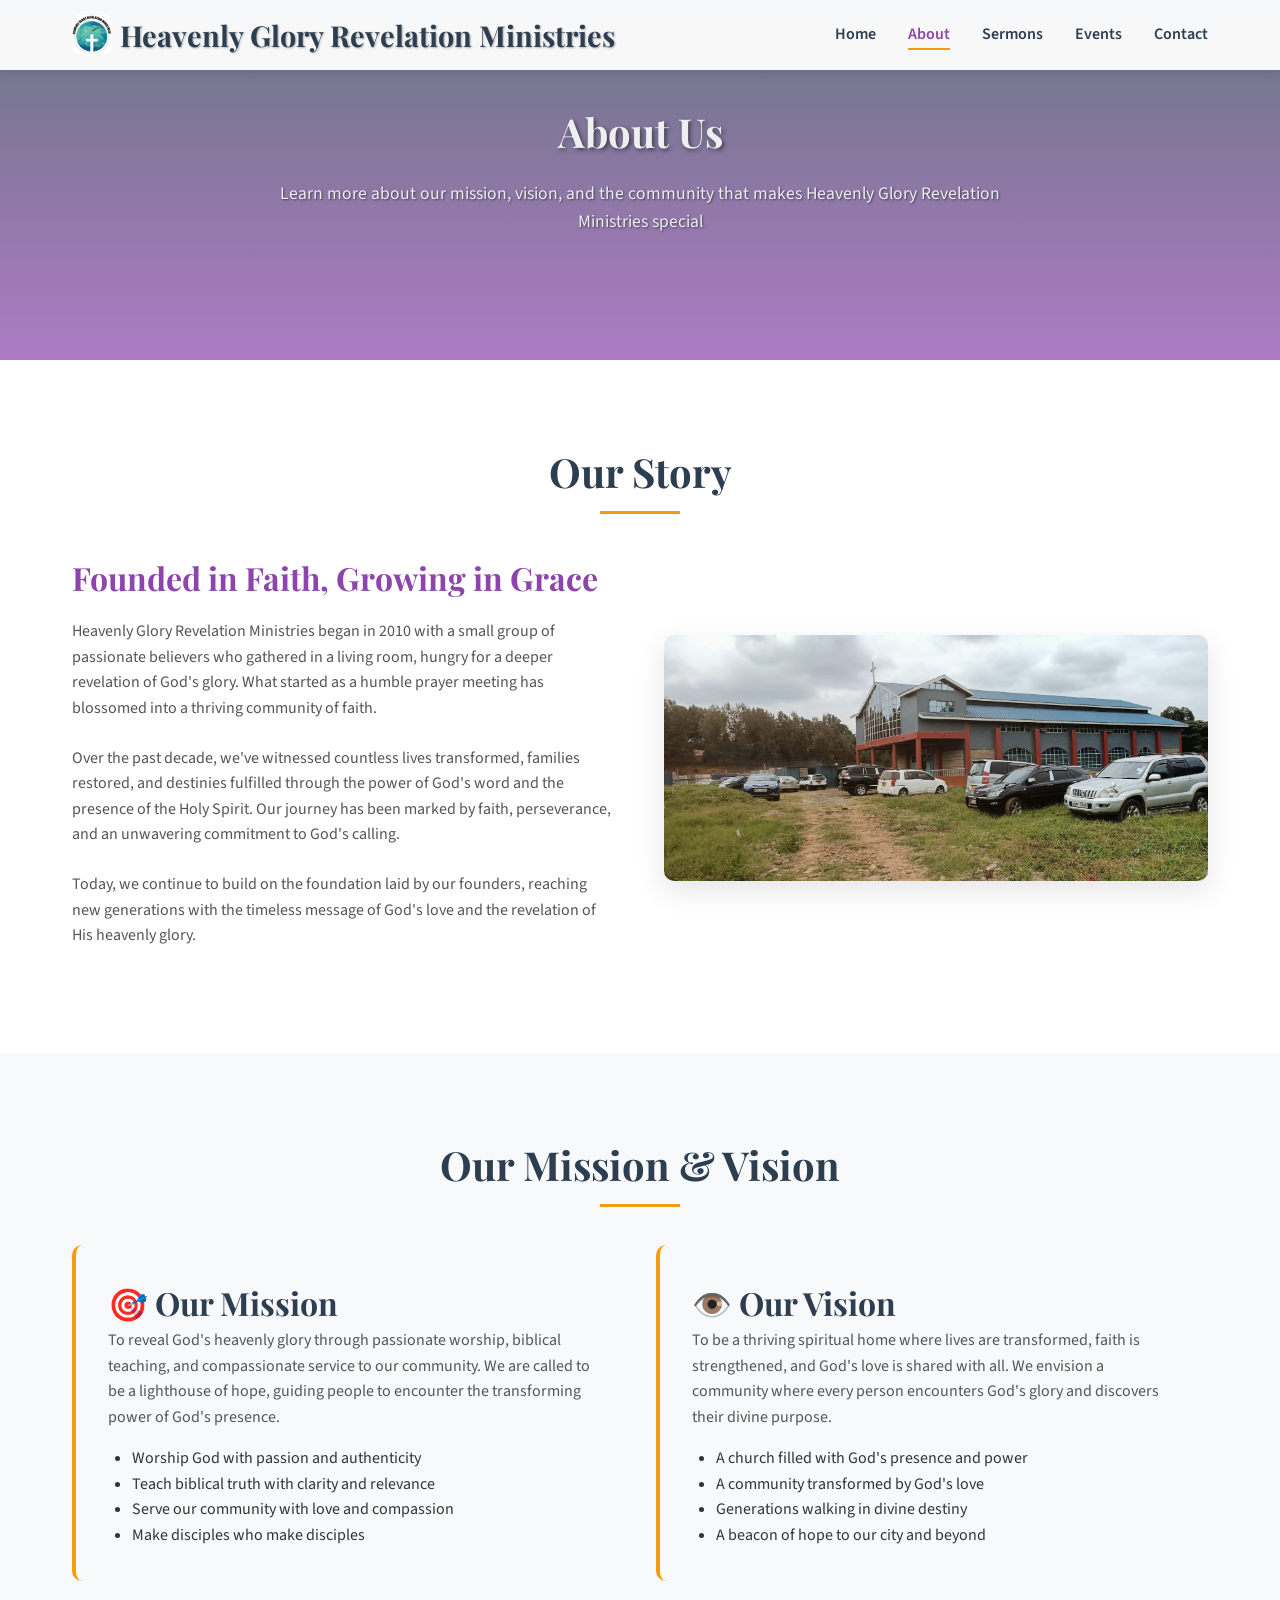
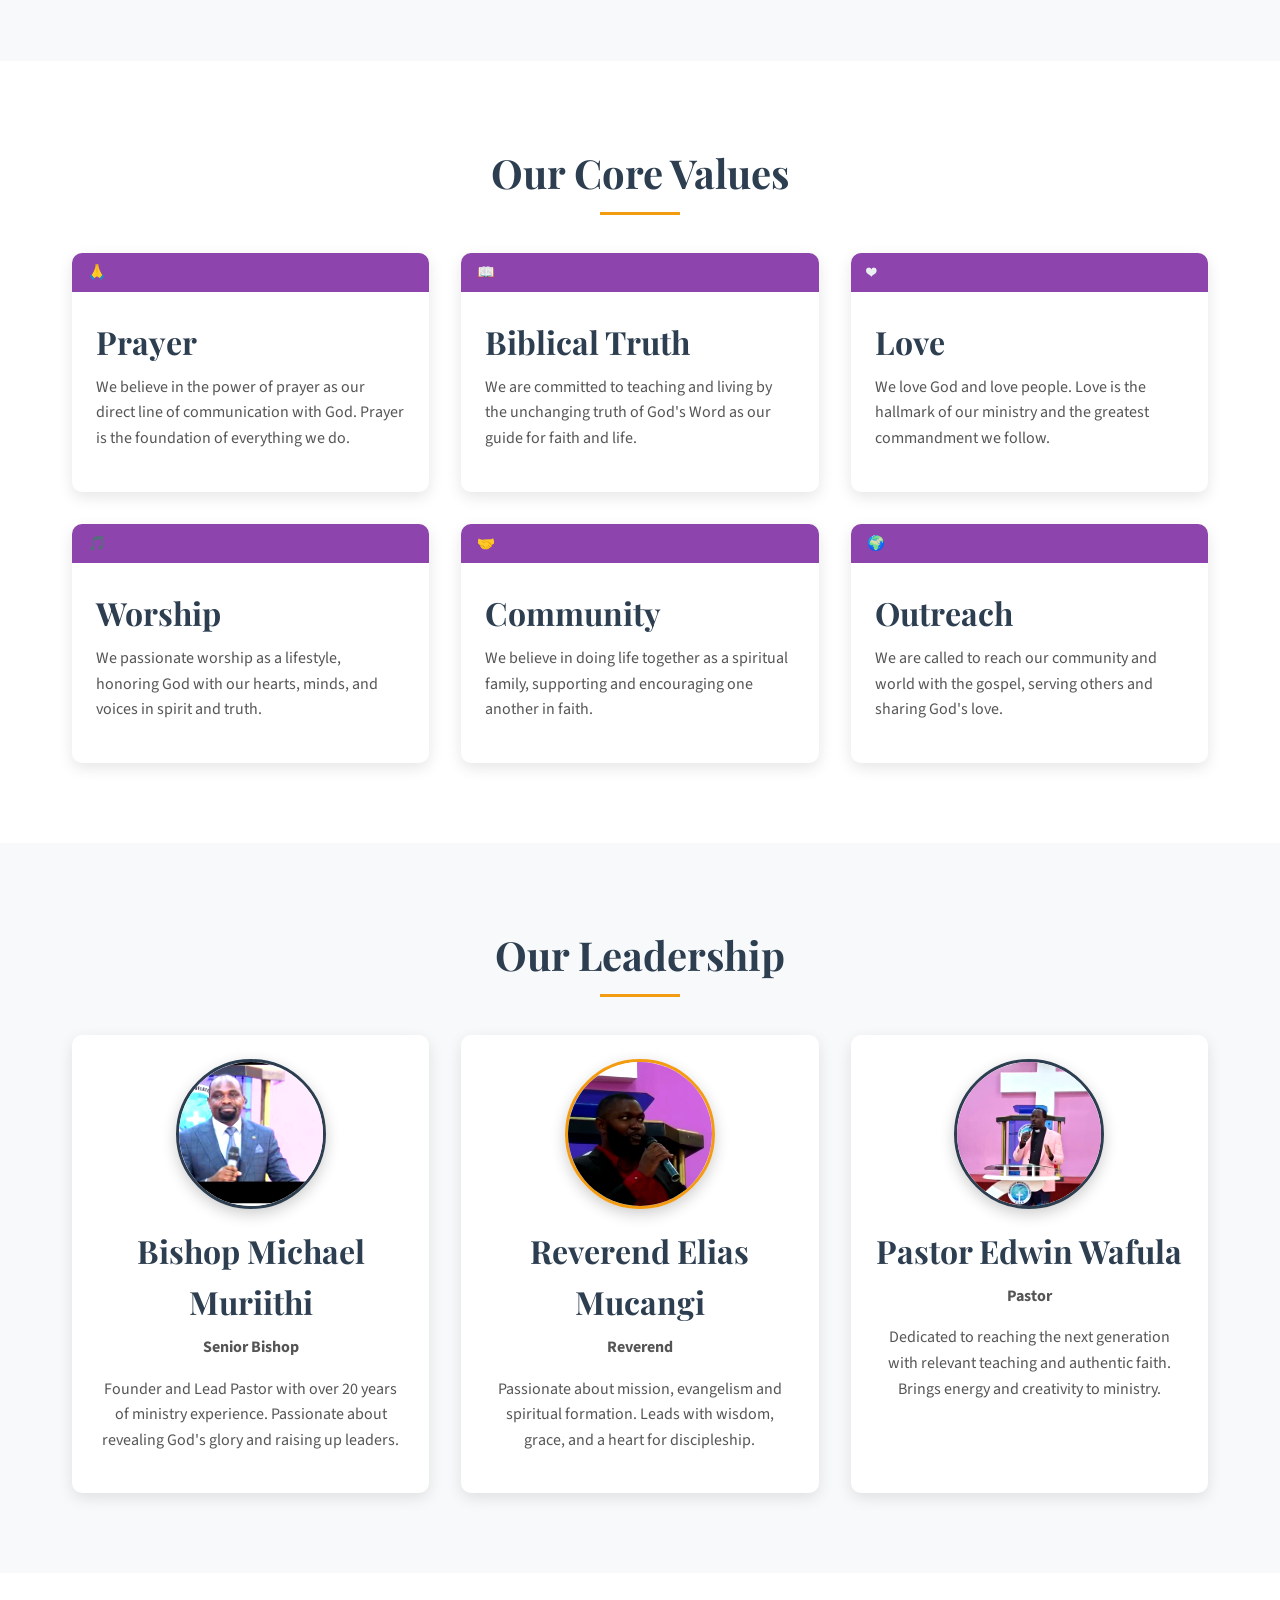
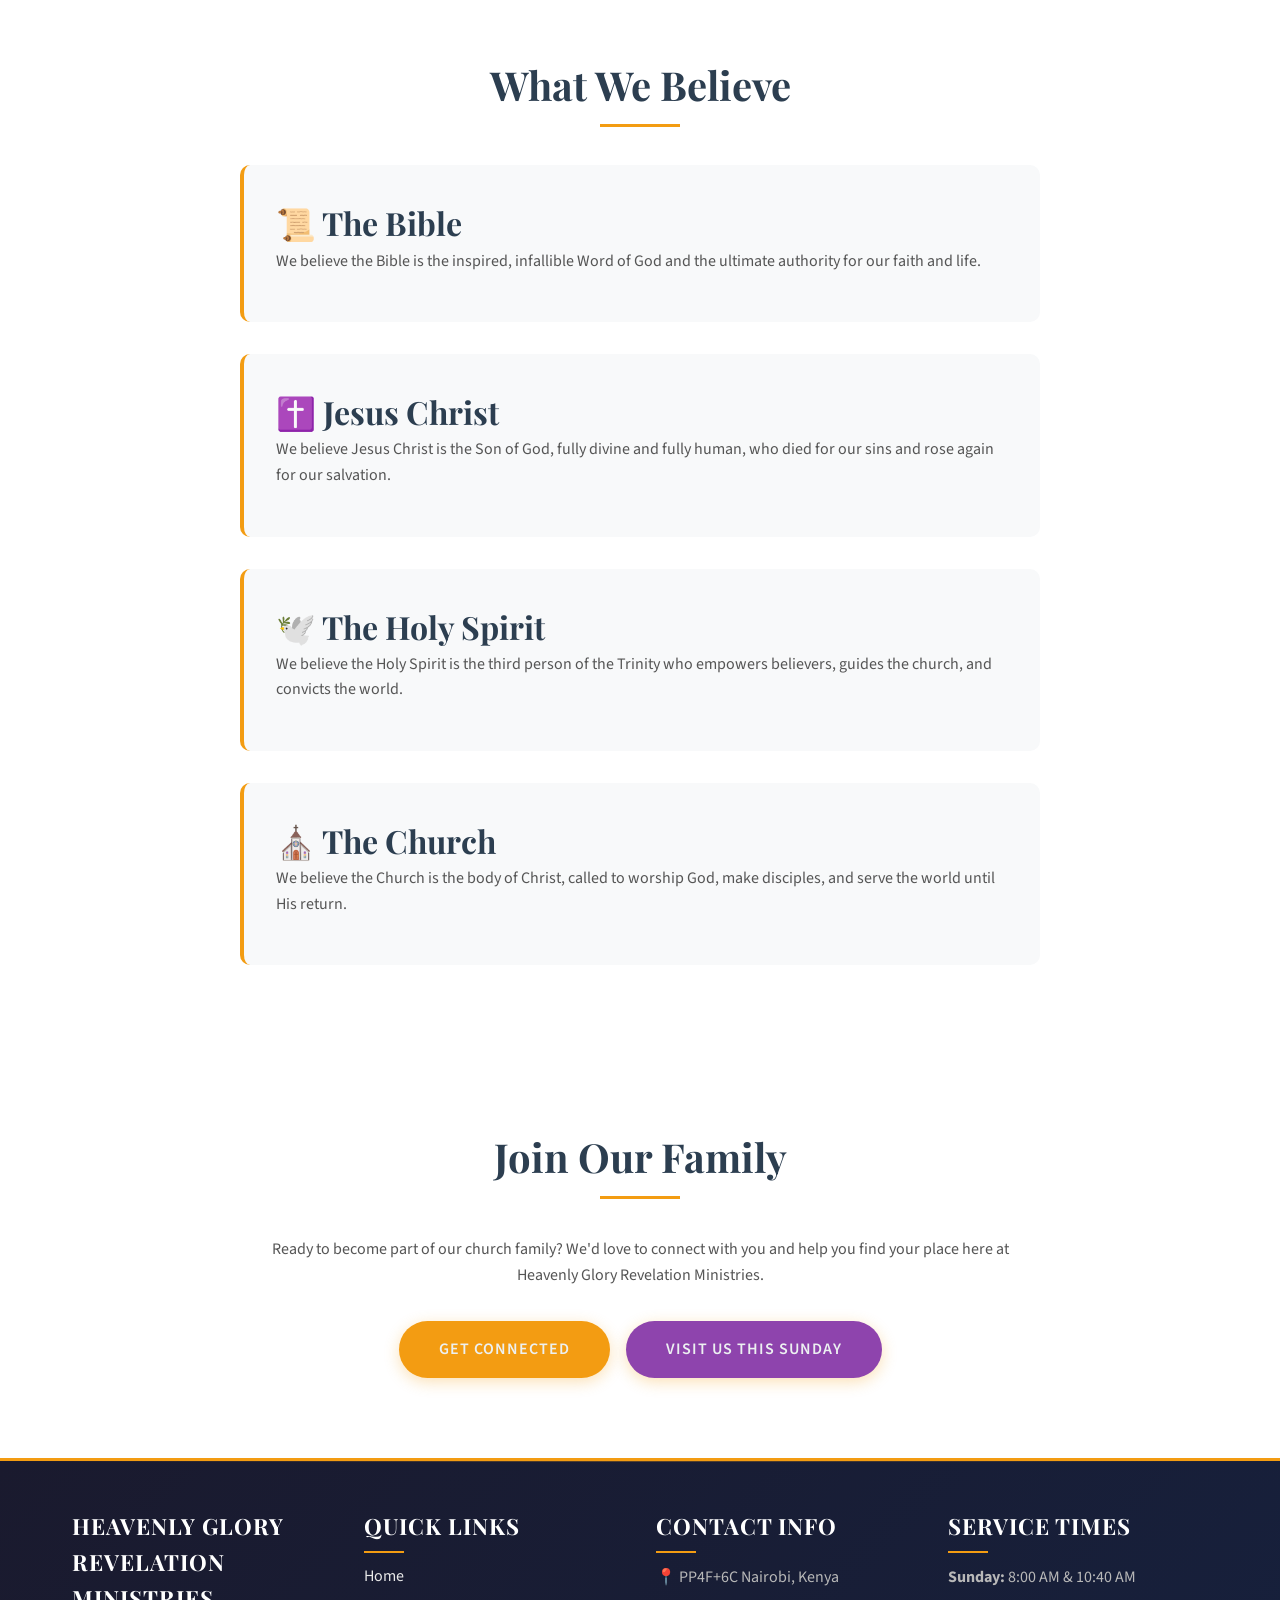
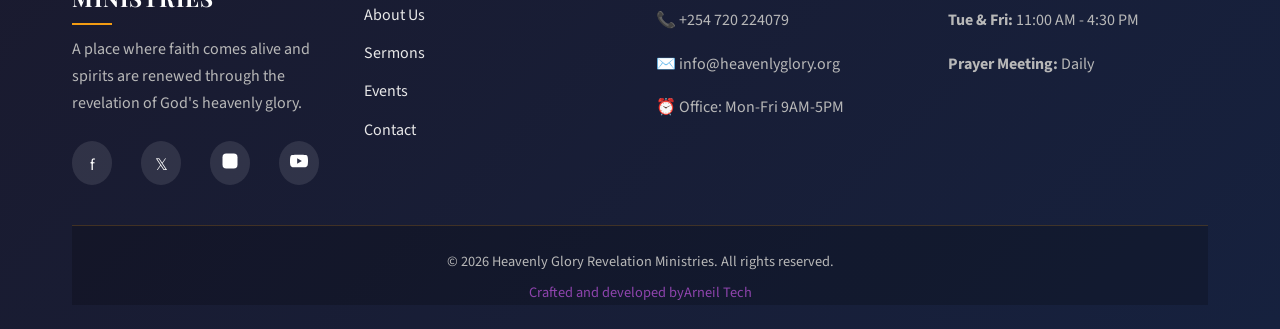
<file: about.html>
<!DOCTYPE html>
<html lang="en">
<head>
    <meta charset="UTF-8">
    <meta name="viewport" content="width=device-width, initial-scale=1.0">
    <title>About Us - Heavenly Glory Revelation Ministries</title>
    <meta name="description" content="Learn more about Heavenly Glory Revelation Ministries, our mission, vision, and leadership team">
    <meta name="keywords" content="about, church history, mission, vision, leadership">
    
    <!-- CSS -->
    <link rel="stylesheet" href="css/style.css">
    <style>
        /* Modern Footer Color Scheme */
        footer {
            background: linear-gradient(135deg, #1a1a2e 0%, #16213e 100%) !important;
            color: #e8e8e8 !important;
            border-top: 3px solid #f39c12 !important;
            position: relative;
        }
        
        footer::before {
            content: '';
            position: absolute;
            top: 0;
            left: 0;
            right: 0;
            height: 1px;
            background: linear-gradient(90deg, transparent, rgba(243, 156, 18, 0.3), transparent);
        }
        
        .footer-section h3 {
            color: #ffffff !important;
            font-size: 1.4rem !important;
            margin-bottom: 1.2rem !important;
            font-weight: 700 !important;
            text-transform: uppercase;
            letter-spacing: 1px;
            position: relative;
        }
        
        .footer-section h3::after {
            content: '';
            position: absolute;
            bottom: -8px;
            left: 0;
            width: 40px;
            height: 2px;
            background: #f39c12;
        }
        
        .footer-section p {
            color: #b8b8b8 !important;
            font-size: 1rem !important;
            line-height: 1.7 !important;
            margin-bottom: 1rem !important;
        }
        
        .footer-section ul {
            list-style: none !important;
            padding: 0 !important;
        }
        
        .footer-section li {
            margin-bottom: 0.8rem !important;
        }
        
        .footer-section a {
            color: #e8e8e8 !important;
            text-decoration: none !important;
            font-size: 1rem !important;
            transition: all 0.3s ease !important;
            position: relative;
        }
        
        .footer-section a:hover {
            color: #f39c12 !important;
            transform: translateX(3px);
        }
        
        .footer-section a::after {
            content: '';
            position: absolute;
            bottom: -2px;
            left: 0;
            width: 0;
            height: 1px;
            background: #f39c12;
            transition: width 0.3s ease;
        }
        
        .footer-section a:hover::after {
            width: 100%;
        }
        
        .footer-bottom {
            border-top: 1px solid rgba(243, 156, 18, 0.2) !important;
            margin-top: 2.5rem !important;
            padding-top: 1.5rem !important;
            text-align: center !important;
            background: rgba(0, 0, 0, 0.2);
        }
        
        .footer-bottom p {
            color: #b8b8b8 !important;
            font-size: 0.9rem !important;
            margin-bottom: 0.5rem !important;
        }
        
        .social-links {
            margin-top: 1.5rem !important;
        }
        
        .social-links a {
            display: inline-block !important;
            width: 44px !important;
            height: 44px !important;
            line-height: 44px !important;
            text-align: center !important;
            background: rgba(255, 255, 255, 0.1) !important;
            color: #ffffff !important;
            border-radius: 50% !important;
            margin-right: 0.8rem !important;
            transition: all 0.3s ease !important;
            border: 2px solid transparent;
            position: relative;
            overflow: hidden;
        }
        
        .social-links a:hover {
            background: #f39c12 !important;
            transform: translateY(-3px) !important;
            box-shadow: 0 5px 15px rgba(243, 156, 18, 0.3) !important;
        }
        
        .social-links a svg {
            width: 18px !important;
            height: 18px !important;
            fill: currentColor !important;
        }
        
        /* Responsive Design */
        @media (max-width: 768px) {
            footer {
                padding: 2rem 0 !important;
            }
            
            .footer-section h3 {
                font-size: 1.2rem !important;
                margin-bottom: 1rem !important;
            }
            
            .footer-section p {
                font-size: 0.9rem !important;
            }
            
            .social-links a {
                width: 38px !important;
                height: 38px !important;
                line-height: 38px !important;
                margin-right: 0.5rem !important;
            }
        }
        
        @media (max-width: 480px) {
            .footer-content {
                text-align: center !important;
            }
            
            .footer-section {
                margin-bottom: 2rem !important;
            }
            
            .footer-section h3::after {
                left: 50% !important;
                transform: translateX(-50%) !important;
            }
        }
    </style>
    
    <!-- Favicon -->
    <link rel="icon" type="image/x-icon" href="Assets/images/favicon.ico">
    <!-- Custom CSS for enhanced image styling -->
    <style>
        .bishop-photo {
            filter: brightness(1.1) contrast(1.1) saturate(1.2) drop-shadow(0 2px 4px rgba(0,0,0,0.3));
            transition: transform 0.3s ease, filter 0.3s ease;
        }
        .bishop-photo:hover {
            transform: scale(1.05);
            filter: brightness(1.15) contrast(1.15) saturate(1.3) drop-shadow(0 4px 8px rgba(0,0,0,0.4));
        }
        .leader-card {
            transition: transform 0.3s ease, box-shadow 0.3s ease;
        }
        .leader-card:hover {
            transform: translateY(-5px);
            box-shadow: 0 10px 25px rgba(0,0,0,0.15);
        }
    </style>
</head>
<body>
    <!-- Navigation -->
    <nav class="navbar">
        <div class="nav-container">
            <a href="index.html" class="logo">
                <img src="Assets/images/logo.jpg" alt="Heavenly Glory Revelation Ministries">
                <span>Heavenly Glory Revelation Ministries</span>
            </a>
            <ul class="nav-links">
                <li><a href="index.html">Home</a></li>
                <li><a href="about.html" class="active">About</a></li>
                <li><a href="sermons.html">Sermons</a></li>
                <li><a href="events.html">Events</a></li>
                <li><a href="contact.html">Contact</a></li>
            </ul>
            <div class="hamburger">
                <span></span>
                <span></span>
                <span></span>
            </div>
        </div>
    </nav>

    <!-- Hero Section -->
    <section class="hero-small">
        <div class="hero-content">
            <h1>About Us</h1>
            <p>Learn more about our mission, vision, and the community that makes Heavenly Glory Revelation Ministries special</p>
        </div>
    </section>

    <!-- Our Story Section -->
    <section class="about-section">
        <div class="container">
            <h2 class="section-title">Our Story</h2>
            <div class="about-content">
                <div class="about-text">
                    <h3>Founded in Faith, Growing in Grace</h3>
                    <p>Heavenly Glory Revelation Ministries began in 2010 with a small group of passionate believers who gathered in a living room, hungry for a deeper revelation of God's glory. What started as a humble prayer meeting has blossomed into a thriving community of faith.</p>
                    <p>Over the past decade, we've witnessed countless lives transformed, families restored, and destinies fulfilled through the power of God's word and the presence of the Holy Spirit. Our journey has been marked by faith, perseverance, and an unwavering commitment to God's calling.</p>
                    <p>Today, we continue to build on the foundation laid by our founders, reaching new generations with the timeless message of God's love and the revelation of His heavenly glory.</p>
                </div>
                <div class="about-image">
                    <img src="Assets/images/WhatsApp Image 2026-04-01 at 01.37.39.jpeg" alt="Church Sanctuary" style="width: 100%; border-radius: 10px; box-shadow: 0 10px 30px rgba(0,0,0,0.1);">
                </div>
            </div>
        </div>
    </section>

    <!-- Mission & Vision Section -->
    <section class="events-section">
        <div class="container">
            <h2 class="section-title">Our Mission & Vision</h2>
            <div class="mission-vision">
                <div class="mission">
                    <h3>🎯 Our Mission</h3>
                    <p>To reveal God's heavenly glory through passionate worship, biblical teaching, and compassionate service to our community. We are called to be a lighthouse of hope, guiding people to encounter the transforming power of God's presence.</p>
                    <ul style="margin-top: 1rem; padding-left: 1.5rem;">
                        <li>Worship God with passion and authenticity</li>
                        <li>Teach biblical truth with clarity and relevance</li>
                        <li>Serve our community with love and compassion</li>
                        <li>Make disciples who make disciples</li>
                    </ul>
                </div>
                <div class="vision">
                    <h3>👁️ Our Vision</h3>
                    <p>To be a thriving spiritual home where lives are transformed, faith is strengthened, and God's love is shared with all. We envision a community where every person encounters God's glory and discovers their divine purpose.</p>
                    <ul style="margin-top: 1rem; padding-left: 1.5rem;">
                        <li>A church filled with God's presence and power</li>
                        <li>A community transformed by God's love</li>
                        <li>Generations walking in divine destiny</li>
                        <li>A beacon of hope to our city and beyond</li>
                    </ul>
                </div>
            </div>
        </div>
    </section>

    <!-- Core Values Section -->
    <section class="about-section">
        <div class="container">
            <h2 class="section-title">Our Core Values</h2>
            <div class="sermons-grid">
                <div class="sermon-card">
                    <div class="sermon-date">🙏</div>
                    <div class="sermon-content">
                        <h3>Prayer</h3>
                        <p>We believe in the power of prayer as our direct line of communication with God. Prayer is the foundation of everything we do.</p>
                    </div>
                </div>
                
                <div class="sermon-card">
                    <div class="sermon-date">📖</div>
                    <div class="sermon-content">
                        <h3>Biblical Truth</h3>
                        <p>We are committed to teaching and living by the unchanging truth of God's Word as our guide for faith and life.</p>
                    </div>
                </div>
                
                <div class="sermon-card">
                    <div class="sermon-date">❤️</div>
                    <div class="sermon-content">
                        <h3>Love</h3>
                        <p>We love God and love people. Love is the hallmark of our ministry and the greatest commandment we follow.</p>
                    </div>
                </div>
                
                <div class="sermon-card">
                    <div class="sermon-date">🎵</div>
                    <div class="sermon-content">
                        <h3>Worship</h3>
                        <p>We passionate worship as a lifestyle, honoring God with our hearts, minds, and voices in spirit and truth.</p>
                    </div>
                </div>
                
                <div class="sermon-card">
                    <div class="sermon-date">🤝</div>
                    <div class="sermon-content">
                        <h3>Community</h3>
                        <p>We believe in doing life together as a spiritual family, supporting and encouraging one another in faith.</p>
                    </div>
                </div>
                
                <div class="sermon-card">
                    <div class="sermon-date">🌍</div>
                    <div class="sermon-content">
                        <h3>Outreach</h3>
                        <p>We are called to reach our community and world with the gospel, serving others and sharing God's love.</p>
                    </div>
                </div>
            </div>
        </div>
    </section>

    <!-- Leadership Section -->
    <section class="events-section">
        <div class="container">
            <h2 class="section-title">Our Leadership</h2>
            <div class="sermons-grid">
                <div class="sermon-card leader-card">
                    <div class="sermon-content" style="text-align: center;">
                        <div style="width: 150px; height: 150px; border-radius: 50%; margin: 0 auto 1rem; overflow: hidden; border: 3px solid var(--primary-color); box-shadow: 0 5px 15px rgba(0,0,0,0.2);">
                            <img src="Assets/images/Screenshot 2026-03-30 182932.png" alt="Bishop Michael Muriithi" class="bishop-photo" style="width: 100%; height: 100%; object-fit: cover;">
                        </div>
                        <h3>Bishop Michael Muriithi</h3>
                        <p><strong>Senior Bishop</strong></p>
                        <p>Founder and Lead Pastor with over 20 years of ministry experience. Passionate about revealing God's glory and raising up leaders.</p>
                    </div>
                </div>
                
                <div class="sermon-card leader-card">
                    <div class="sermon-content" style="text-align: center;">
                        <div style="width: 150px; height: 150px; border-radius: 50%; margin: 0 auto 1rem; overflow: hidden; border: 3px solid var(--secondary-color); box-shadow: 0 5px 15px rgba(0,0,0,0.2);">
                            <img src="Assets/images/Screenshot 2026-03-31 150216.png" alt="Reverend Elias Mucangi" class="bishop-photo" style="width: 100%; height: 100%; object-fit: cover;" onerror="this.style.display='none'; this.parentElement.innerHTML='<div style=\'width: 100%; height: 100%; background: linear-gradient(135deg, var(--secondary-color), var(--accent-color)); display: flex; align-items: center; justify-content: center; color: white; font-size: 3rem; font-weight: bold;\'>EM</div>'">
                        </div>
                        <h3>Reverend Elias Mucangi</h3>
                        <p><strong>Reverend</strong></p>
                        <p>Passionate about mission, evangelism and spiritual formation. Leads with wisdom, grace, and a heart for discipleship.</p>
                    </div>
                </div>
                
                <div class="sermon-card leader-card">
                    <div class="sermon-content" style="text-align: center;">
                        <div style="width: 150px; height: 150px; border-radius: 50%; margin: 0 auto 1rem; overflow: hidden; border: 3px solid var(--primary-color); box-shadow: 0 5px 15px rgba(0,0,0,0.2);">
                            <img src="Assets/images/WhatsApp Image 2026-03-31 at 15.21.13.jpeg" alt="Pastor Edwin Wafula" class="bishop-photo" style="width: 100%; height: 100%; object-fit: cover;" onerror="this.style.display='none'; this.parentElement.innerHTML='<div style=\'width: 100%; height: 100%; background: linear-gradient(135deg, var(--primary-color), var(--secondary-color)); display: flex; align-items: center; justify-content: center; color: white; font-size: 3rem; font-weight: bold;\'>EW</div>'">
                        </div>
                        <h3>Pastor Edwin Wafula</h3>
                        <p><strong>Pastor</strong></p>
                        <p>Dedicated to reaching the next generation with relevant teaching and authentic faith. Brings energy and creativity to ministry.</p>
                    </div>
                </div>
            </div>
        </div>
    </section>

    <!-- Statement of Faith Section -->
    <section class="about-section">
        <div class="container">
            <h2 class="section-title">What We Believe</h2>
            <div style="max-width: 800px; margin: 0 auto;">
                <div class="mission" style="margin-bottom: 2rem;">
                    <h3>📜 The Bible</h3>
                    <p>We believe the Bible is the inspired, infallible Word of God and the ultimate authority for our faith and life.</p>
                </div>
                
                <div class="vision" style="margin-bottom: 2rem;">
                    <h3>✝️ Jesus Christ</h3>
                    <p>We believe Jesus Christ is the Son of God, fully divine and fully human, who died for our sins and rose again for our salvation.</p>
                </div>
                
                <div class="mission" style="margin-bottom: 2rem;">
                    <h3>🕊️ The Holy Spirit</h3>
                    <p>We believe the Holy Spirit is the third person of the Trinity who empowers believers, guides the church, and convicts the world.</p>
                </div>
                
                <div class="vision">
                    <h3>⛪ The Church</h3>
                    <p>We believe the Church is the body of Christ, called to worship God, make disciples, and serve the world until His return.</p>
                </div>
            </div>
        </div>
    </section>

    <!-- Call to Action Section -->
    <section class="contact-section">
        <div class="container">
            <h2 class="section-title">Join Our Family</h2>
            <div style="text-align: center; max-width: 800px; margin: 0 auto;">
                <p>Ready to become part of our church family? We'd love to connect with you and help you find your place here at Heavenly Glory Revelation Ministries.</p>
                <div style="display: flex; gap: 1rem; justify-content: center; margin-top: 2rem; flex-wrap: wrap;">
                    <a href="contact.html" class="cta-button">Get Connected</a>
                    <a href="events.html" class="cta-button" style="background: var(--accent-color);">Visit Us This Sunday</a>
                </div>
            </div>
        </div>
    </section>

    <!-- Footer -->
    <footer>
        <div class="container">
            <div class="footer-content">
                <div class="footer-section">
                    <h3>Heavenly Glory Revelation Ministries</h3>
                    <p>A place where faith comes alive and spirits are renewed through the revelation of God's heavenly glory.</p>
                    <div class="social-links">
                        <a href="https://www.facebook.com/BishopMuriithiNjiiri" aria-label="Facebook" target="_blank">f</a>
                        <a href="#" aria-label="Twitter">𝕏</a>
                        <a href="https://instagram.com/hgrmkenya" aria-label="Instagram" target="_blank">
                            <svg width="20" height="20" viewBox="0 0 24 24" fill="currentColor">
                                <rect x="2" y="2" width="20" height="20" rx="5" ry="5"/>
                                <path d="M16 11.37A4 4 0 1 1 12.63 8 4 4 0 0 1 16 11.37z" fill="white"/>
                                <line x1="17.5" y1="6.5" x2="17.51" y2="6.5" stroke="white" stroke-width="2" stroke-linecap="round"/>
                            </svg>
                        </a>
                        <a href="https://www.youtube.com/@MichaelMuriithi-y5u" aria-label="YouTube" target="_blank">
                            <svg width="20" height="20" viewBox="0 0 24 24" fill="currentColor">
                                <path d="M23.498 6.186a3.016 3.016 0 0 0-2.122-2.136C19.505 3.545 12 3.545 12 3.545s-7.505 0-9.377.505A3.017 3.017 0 0 0 .502 6.186C0 8.07 0 12 0 12s0 3.93.502 5.814a3.016 3.016 0 0 0 2.122 2.136c1.871.505 9.376.505 9.376.505s7.505 0 9.377-.505a3.015 3.015 0 0 0 2.122-2.136C24 15.93 24 12 24 12s0-3.93-.502-5.814zM9.545 15.568V8.432L15.818 12l-6.273 3.568z"/>
                            </svg>
                        </a>
                    </div>
                </div>
                
                <div class="footer-section">
                    <h3>Quick Links</h3>
                    <ul>
                        <li><a href="index.html">Home</a></li>
                        <li><a href="about.html">About Us</a></li>
                        <li><a href="sermons.html">Sermons</a></li>
                        <li><a href="events.html">Events</a></li>
                        <li><a href="contact.html">Contact</a></li>
                    </ul>
                </div>
                
                <div class="footer-section">
                    <h3>Contact Info</h3>
                    <p>📍 PP4F+6C Nairobi, Kenya</p>
                    <p>📞 +254 720 224079</p>
                    <p>✉️ info@heavenlyglory.org</p>
                    <p>⏰ Office: Mon-Fri 9AM-5PM</p>
                </div>
                
                <div class="footer-section">
                    <h3>Service Times</h3>
                    <p><strong>Sunday:</strong> 8:00 AM & 10:40 AM</p>
                    <p><strong>Tue & Fri:</strong> 11:00 AM - 4:30 PM</p>
                    <p><strong>Prayer Meeting:</strong> Daily</p>
                </div>
            </div>
            
            <div class="footer-bottom">
                <p>&copy; 2024 Heavenly Glory Revelation Ministries. All rights reserved.</p>
                <p><span style="color: var(--accent-color);">Crafted and developed by<span style="color: var(--accent-color); text-decoration: none;">Arneil Tech</span></p>
            </div>
        </div>
    </footer>

    <!-- JavaScript -->
    <script src="js/script.js"></script>
</body>
</html>
</file>
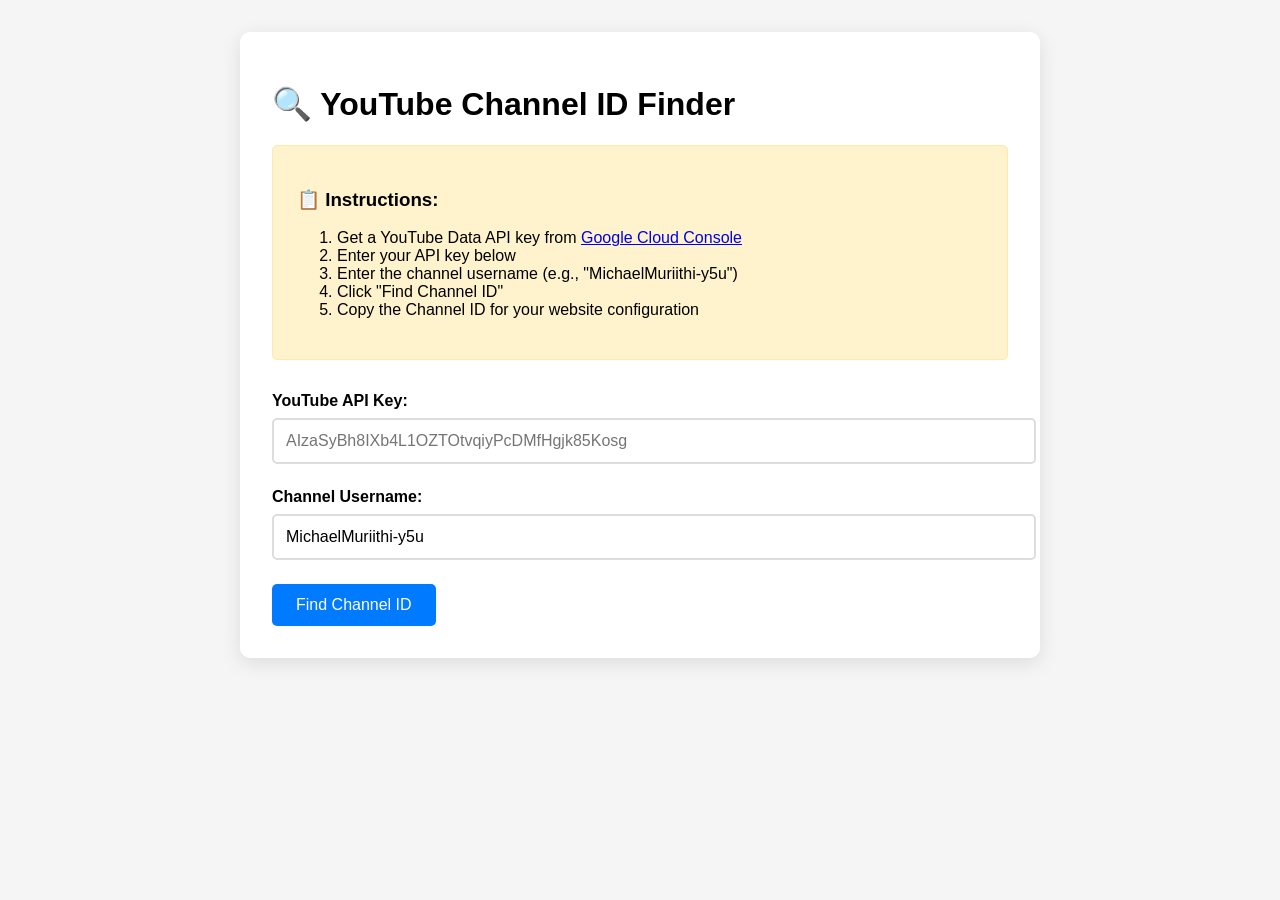
<file: channel-id-finder.html>
<!DOCTYPE html>
<html lang="en">
<head>
    <meta charset="UTF-8">
    <meta name="viewport" content="width=device-width, initial-scale=1.0">
    <title>Channel ID Finder - Heavenly Glory</title>
    <style>
        body {
            font-family: Arial, sans-serif;
            max-width: 800px;
            margin: 0 auto;
            padding: 2rem;
            background: #f5f5f5;
        }
        .container {
            background: white;
            padding: 2rem;
            border-radius: 10px;
            box-shadow: 0 5px 20px rgba(0,0,0,0.1);
        }
        .input-group {
            margin-bottom: 1.5rem;
        }
        label {
            display: block;
            margin-bottom: 0.5rem;
            font-weight: bold;
        }
        input {
            width: 100%;
            padding: 0.75rem;
            border: 2px solid #ddd;
            border-radius: 5px;
            font-size: 1rem;
        }
        button {
            background: #007bff;
            color: white;
            padding: 0.75rem 1.5rem;
            border: none;
            border-radius: 5px;
            cursor: pointer;
            font-size: 1rem;
        }
        button:hover {
            background: #0056b3;
        }
        .result {
            margin-top: 1.5rem;
            padding: 1rem;
            border-radius: 5px;
        }
        .success {
            background: #d4edda;
            color: #155724;
            border: 1px solid #c3e6cb;
        }
        .error {
            background: #f8d7da;
            color: #721c24;
            border: 1px solid #f5c6cb;
        }
        .channel-id {
            font-family: monospace;
            background: #f8f9fa;
            padding: 0.5rem;
            border-radius: 3px;
            font-weight: bold;
        }
        .instructions {
            background: #fff3cd;
            border: 1px solid #ffeaa7;
            padding: 1.5rem;
            border-radius: 5px;
            margin-bottom: 2rem;
        }
    </style>
</head>
<body>
    <div class="container">
        <h1>🔍 YouTube Channel ID Finder</h1>
        
        <div class="instructions">
            <h3>📋 Instructions:</h3>
            <ol>
                <li>Get a YouTube Data API key from <a href="https://console.cloud.google.com/" target="_blank">Google Cloud Console</a></li>
                <li>Enter your API key below</li>
                <li>Enter the channel username (e.g., "MichaelMuriithi-y5u")</li>
                <li>Click "Find Channel ID"</li>
                <li>Copy the Channel ID for your website configuration</li>
            </ol>
        </div>

        <div class="input-group">
            <label for="apiKey">YouTube API Key:</label>
            <input type="text" id="apiKey" placeholder="AIzaSyBh8IXb4L1OZTOtvqiyPcDMfHgjk85Kosg">
        </div>

        <div class="input-group">
            <label for="username">Channel Username:</label>
            <input type="text" id="username" placeholder="MichaelMuriithi-y5u" value="MichaelMuriithi-y5u">
        </div>

        <button onclick="findChannelId()">Find Channel ID</button>

        <div id="result"></div>
    </div>

    <script>
        async function findChannelId() {
            const apiKey = document.getElementById('apiKey').value.trim();
            const username = document.getElementById('username').value.trim();
            const resultDiv = document.getElementById('result');

            if (!apiKey) {
                showResult('Please enter your YouTube API key', 'error');
                return;
            }

            if (!username) {
                showResult('Please enter the channel username', 'error');
                return;
            }

            showResult('Searching for channel ID...', 'info');

            try {
                const url = `https://www.googleapis.com/youtube/v3/channels?part=id&forUsername=${username}&key=${apiKey}`;
                
                const response = await fetch(url);
                
                if (!response.ok) {
                    throw new Error(`HTTP error! status: ${response.status}`);
                }

                const data = await response.json();

                if (data.items && data.items.length > 0) {
                    const channelId = data.items[0].id;
                    showResult(
                        `✅ Channel ID found: <span class="channel-id">${channelId}</span><br><br>
                        <strong>Configuration:</strong><br>
                        API_KEY: "${apiKey}"<br>
                        CHANNEL_ID: "${channelId}"<br><br>
                        Copy these values to your latest-sermons.html file.`,
                        'success'
                    );
                } else {
                    showResult('No channel found with that username. Please check the username and try again.', 'error');
                }
            } catch (error) {
                console.error('Error:', error);
                if (error.message.includes('403')) {
                    showResult('API key is invalid or YouTube Data API is not enabled. Please check your API key and ensure YouTube Data API v3 is enabled in Google Cloud Console.', 'error');
                } else if (error.message.includes('400')) {
                    showResult('Invalid request. Please check the API key format and username.', 'error');
                } else {
                    showResult(`Error: ${error.message}`, 'error');
                }
            }
        }

        function showResult(message, type) {
            const resultDiv = document.getElementById('result');
            resultDiv.className = `result ${type}`;
            resultDiv.innerHTML = message;
        }

        // Auto-fill username from URL if present
        window.addEventListener('load', () => {
            const urlParams = new URLSearchParams(window.location.search);
            const username = urlParams.get('username');
            if (username) {
                document.getElementById('username').value = username;
            }
        });
    </script>
</body>
</html>
</file>
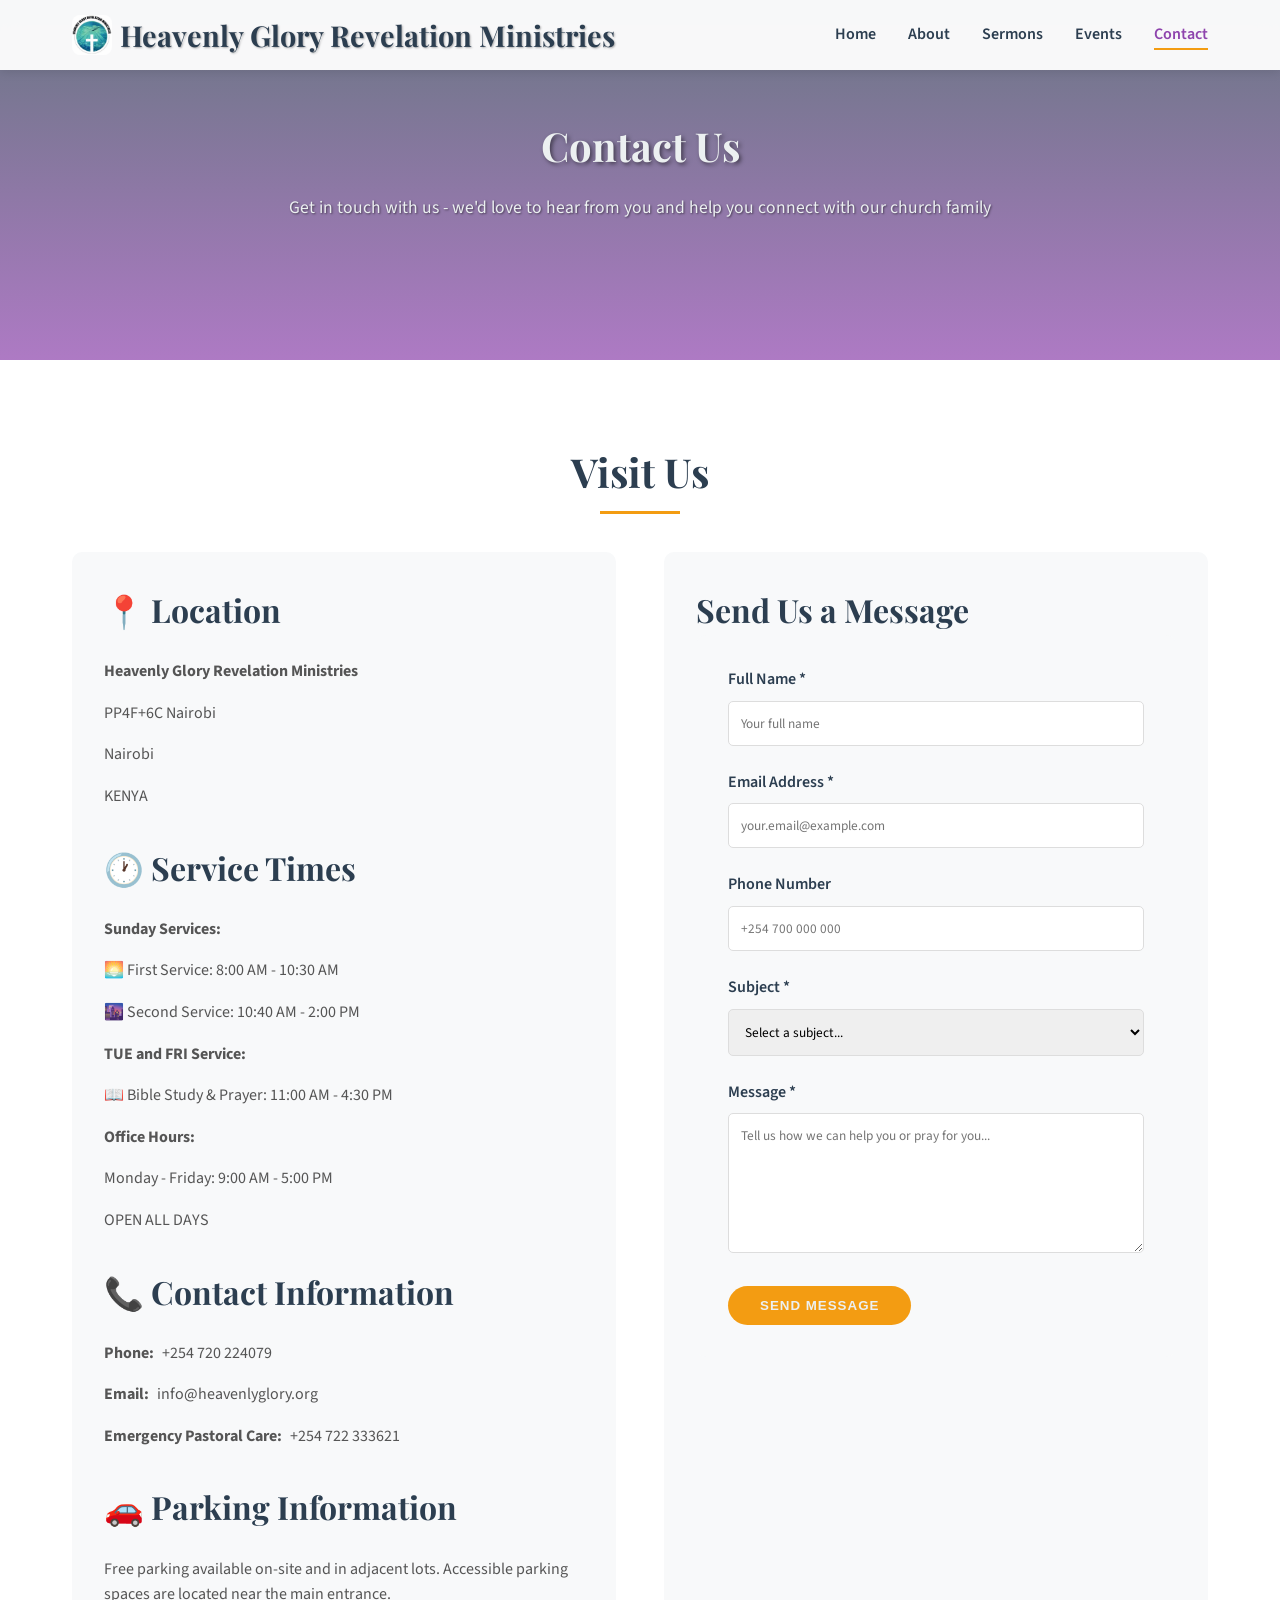
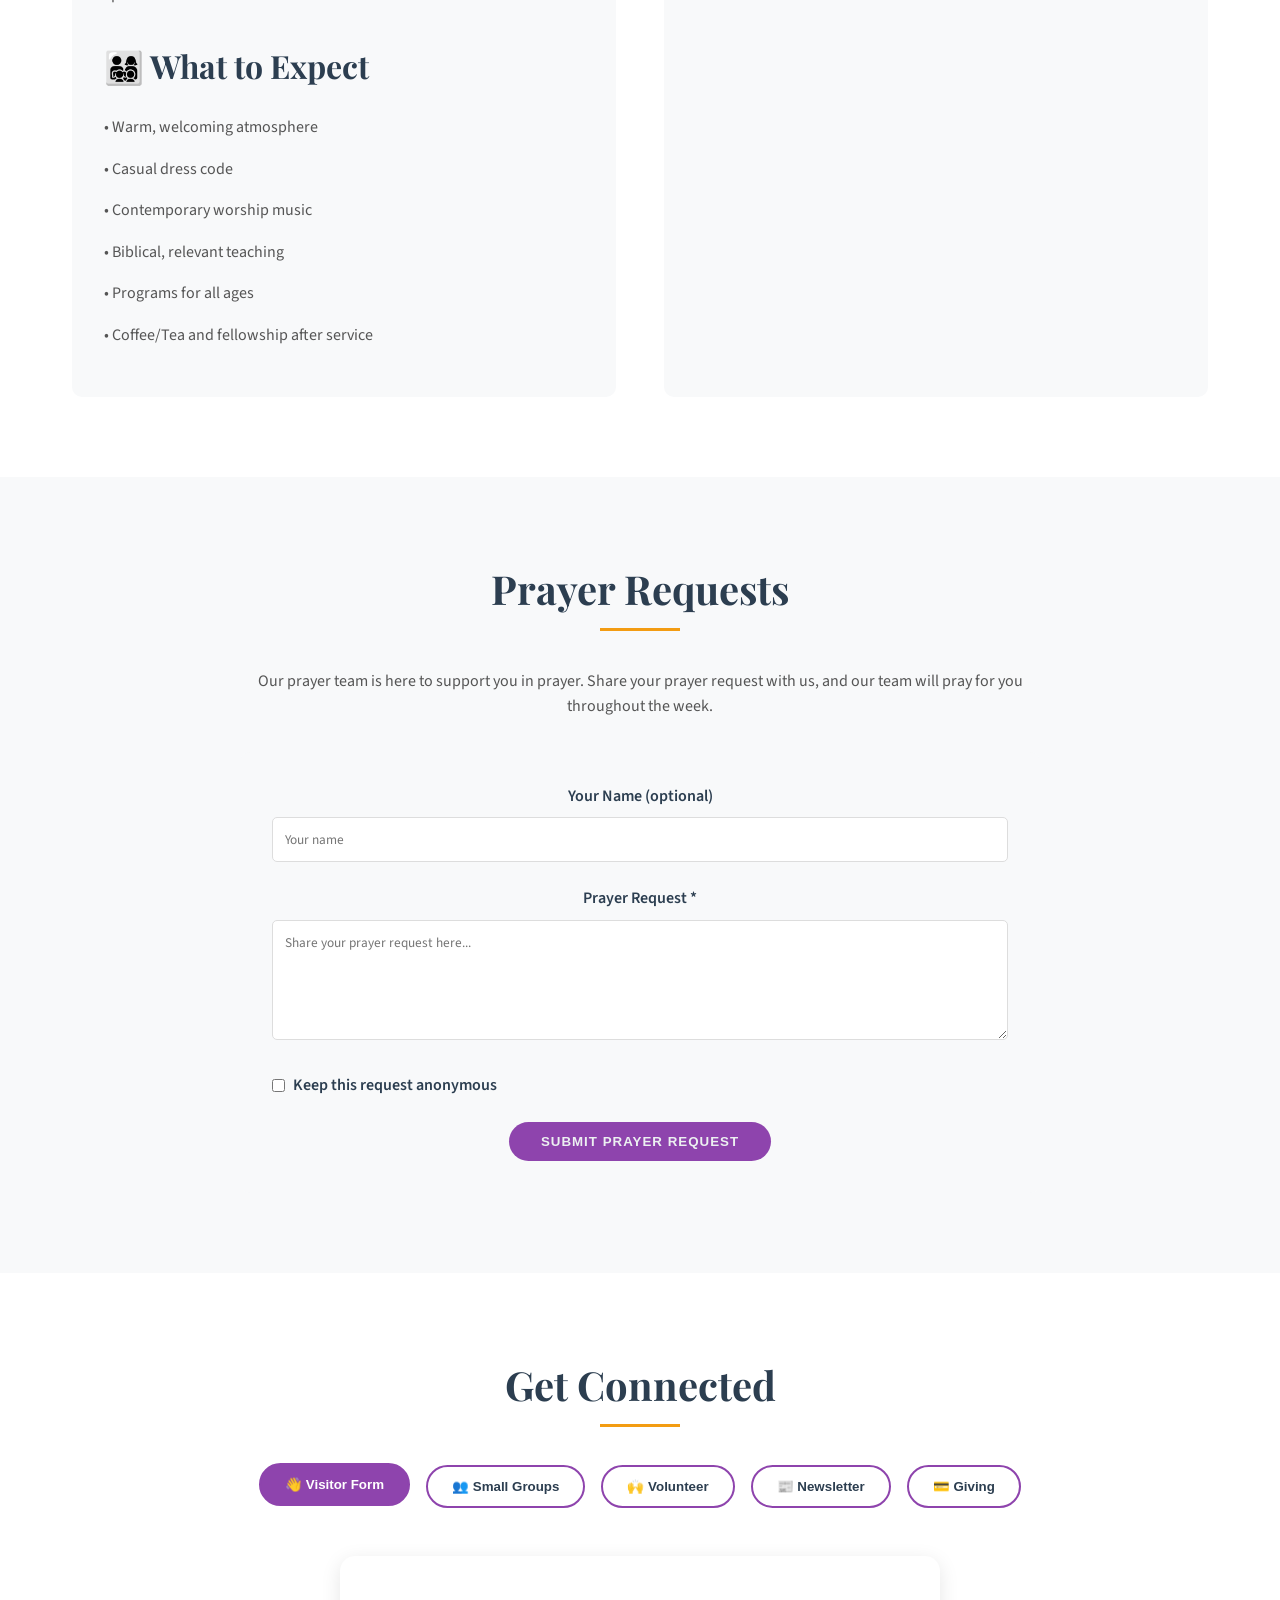
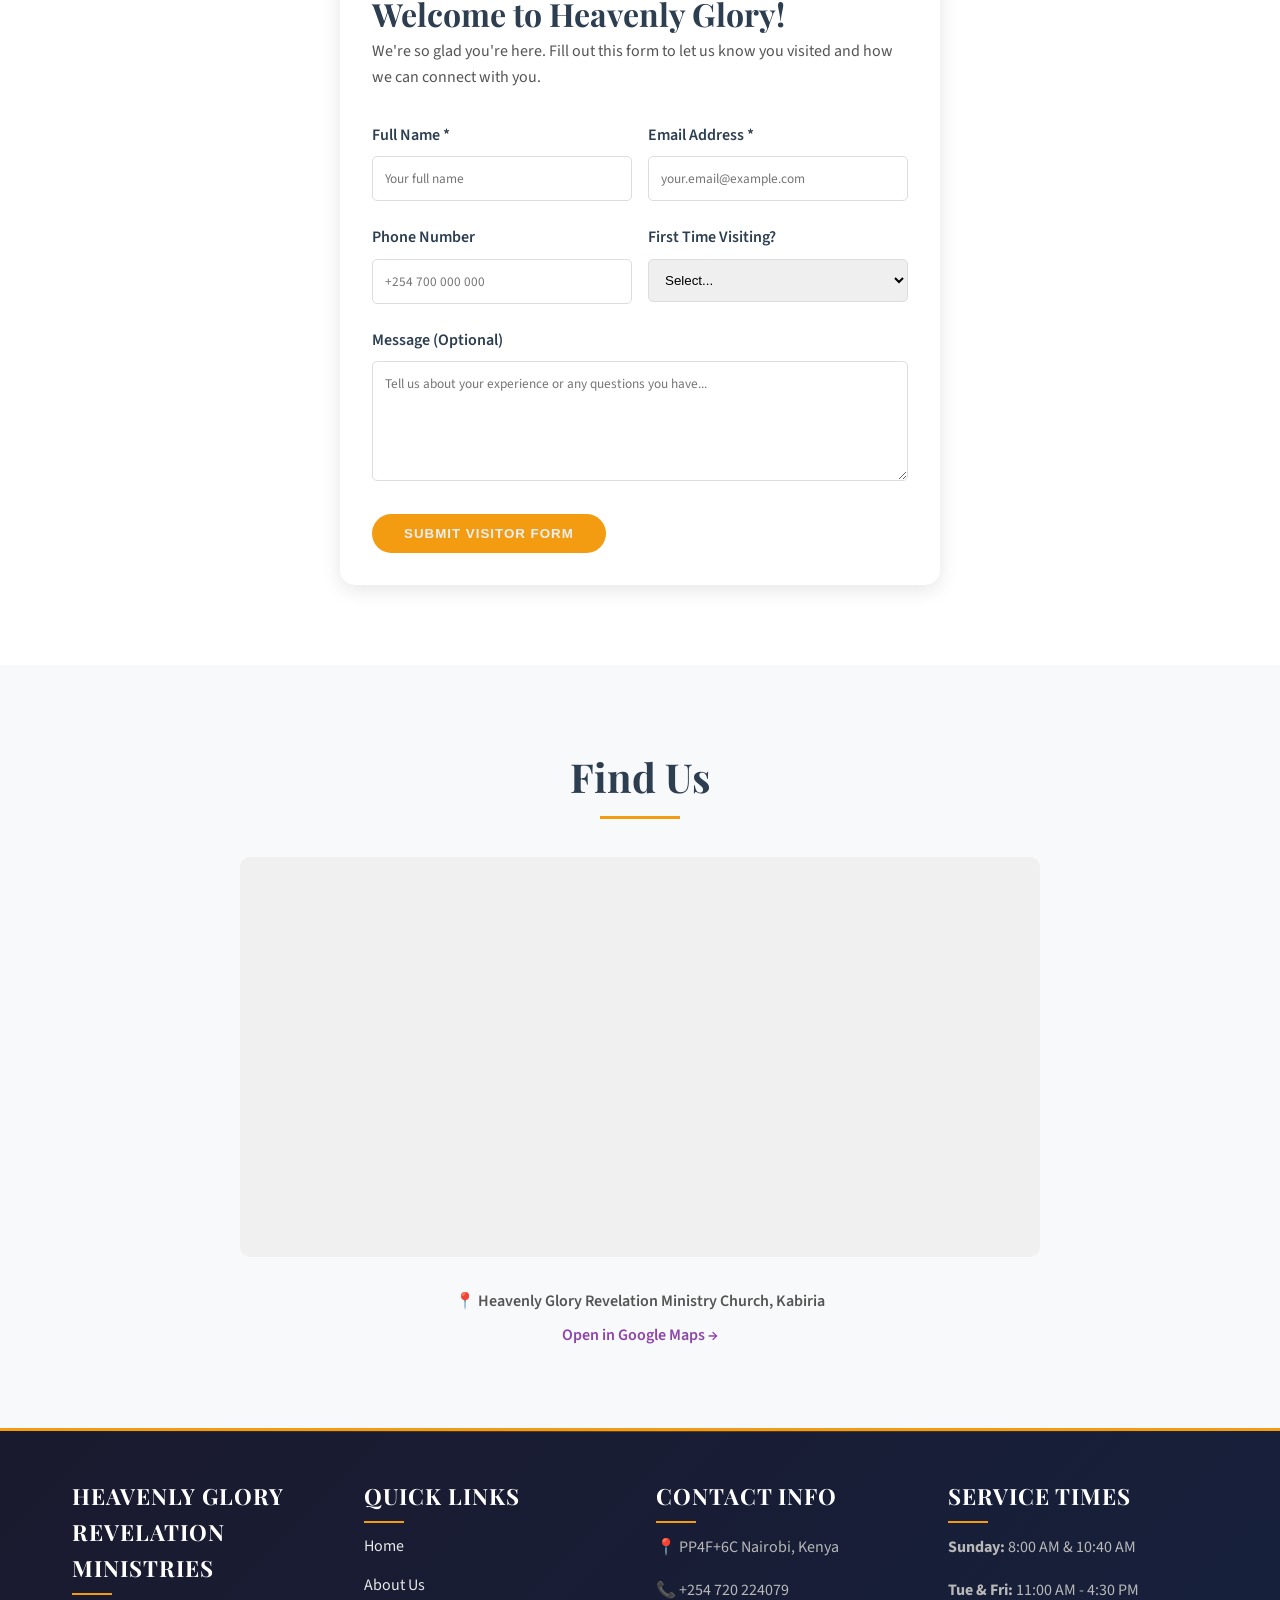
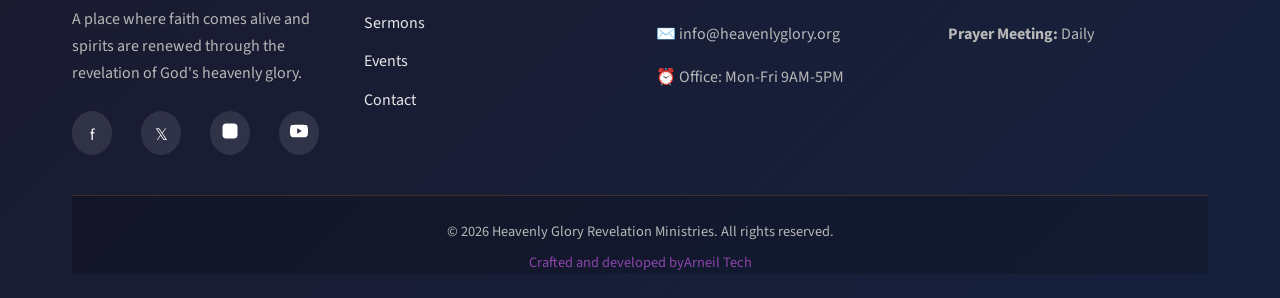
<file: contact.html>
<!DOCTYPE html>
<html lang="en">
<head>
    <meta charset="UTF-8">
    <meta name="viewport" content="width=device-width, initial-scale=1.0">
    <title>Contact Us - Heavenly Glory Revelation Ministries</title>
    <meta name="description" content="Get in touch with Heavenly Glory Revelation Ministries - visit us, call us, or send us a message">
    <meta name="keywords" content="contact, visit, prayer request, get connected">
    
    <!-- CSS -->
    <link rel="stylesheet" href="css/style.css">
    <style>
        /* Modern Footer Color Scheme */
        footer {
            background: linear-gradient(135deg, #1a1a2e 0%, #16213e 100%) !important;
            color: #e8e8e8 !important;
            border-top: 3px solid #f39c12 !important;
            position: relative;
        }
        
        footer::before {
            content: '';
            position: absolute;
            top: 0;
            left: 0;
            right: 0;
            height: 1px;
            background: linear-gradient(90deg, transparent, rgba(243, 156, 18, 0.3), transparent);
        }
        
        .footer-section h3 {
            color: #ffffff !important;
            font-size: 1.4rem !important;
            margin-bottom: 1.2rem !important;
            font-weight: 700 !important;
            text-transform: uppercase;
            letter-spacing: 1px;
            position: relative;
        }
        
        .footer-section h3::after {
            content: '';
            position: absolute;
            bottom: -8px;
            left: 0;
            width: 40px;
            height: 2px;
            background: #f39c12;
        }
        
        .footer-section p {
            color: #b8b8b8 !important;
            font-size: 1rem !important;
            line-height: 1.7 !important;
            margin-bottom: 1rem !important;
        }
        
        .footer-section ul {
            list-style: none !important;
            padding: 0 !important;
        }
        
        .footer-section li {
            margin-bottom: 0.8rem !important;
        }
        
        .footer-section a {
            color: #e8e8e8 !important;
            text-decoration: none !important;
            font-size: 1rem !important;
            transition: all 0.3s ease !important;
            position: relative;
        }
        
        .footer-section a:hover {
            color: #f39c12 !important;
            transform: translateX(3px);
        }
        
        .footer-section a::after {
            content: '';
            position: absolute;
            bottom: -2px;
            left: 0;
            width: 0;
            height: 1px;
            background: #f39c12;
            transition: width 0.3s ease;
        }
        
        .footer-section a:hover::after {
            width: 100%;
        }
        
        .footer-bottom {
            border-top: 1px solid rgba(243, 156, 18, 0.2) !important;
            margin-top: 2.5rem !important;
            padding-top: 1.5rem !important;
            text-align: center !important;
            background: rgba(0, 0, 0, 0.2);
        }
        
        .footer-bottom p {
            color: #b8b8b8 !important;
            font-size: 0.9rem !important;
            margin-bottom: 0.5rem !important;
        }
        
        .social-links {
            margin-top: 1.5rem !important;
        }
        
        .social-links a {
            display: inline-block !important;
            width: 44px !important;
            height: 44px !important;
            line-height: 44px !important;
            text-align: center !important;
            background: rgba(255, 255, 255, 0.1) !important;
            color: #ffffff !important;
            border-radius: 50% !important;
            margin-right: 0.8rem !important;
            transition: all 0.3s ease !important;
            border: 2px solid transparent;
            position: relative;
            overflow: hidden;
        }
        
        .social-links a:hover {
            background: #f39c12 !important;
            transform: translateY(-3px) !important;
            box-shadow: 0 5px 15px rgba(243, 156, 18, 0.3) !important;
        }
        
        .social-links a svg {
            width: 18px !important;
            height: 18px !important;
            fill: currentColor !important;
        }
        
        /* Responsive Design */
        @media (max-width: 768px) {
            footer {
                padding: 2rem 0 !important;
            }
            
            .footer-section h3 {
                font-size: 1.2rem !important;
                margin-bottom: 1rem !important;
            }
            
            .footer-section p {
                font-size: 0.9rem !important;
            }
            
            .social-links a {
                width: 38px !important;
                height: 38px !important;
                line-height: 38px !important;
                margin-right: 0.5rem !important;
            }
        }
        
        @media (max-width: 480px) {
            .footer-content {
                text-align: center !important;
            }
            
            .footer-section {
                margin-bottom: 2rem !important;
            }
            
            .footer-section h3::after {
                left: 50% !important;
                transform: translateX(-50%) !important;
            }
        }
    </style>
    
    <!-- Favicon -->
    <link rel="icon" type="image/x-icon" href="Assets/images/favicon.ico">
    <!-- Additional CSS for Get Connected Section -->
    <style>
        .get-connected-section {
            background: var(--bg-light);
            padding: 4rem 0;
        }
        
        .connected-tabs {
            display: flex;
            justify-content: center;
            gap: 1rem;
            margin-bottom: 3rem;
            flex-wrap: wrap;
        }
        
        .tab-button {
            padding: 0.75rem 1.5rem;
            background: var(--white);
            border: 2px solid var(--accent-color);
            border-radius: 50px;
            cursor: pointer;
            transition: all 0.3s ease;
            font-weight: 600;
            color: var(--text-dark);
        }
        
        .tab-button:hover,
        .tab-button.active {
            background: var(--accent-color);
            color: var(--white);
            transform: translateY(-2px);
        }
        
        .tab-content {
            display: none;
            animation: fadeInUp 0.5s ease;
        }
        
        .tab-content.active {
            display: block;
        }
        
        .connected-grid {
            display: grid;
            grid-template-columns: repeat(auto-fit, minmax(300px, 1fr));
            gap: 2rem;
            margin-top: 2rem;
        }
        
        .connected-card {
            background: var(--white);
            border-radius: 15px;
            padding: 2rem;
            box-shadow: 0 5px 20px rgba(0, 0, 0, 0.1);
            transition: all 0.3s ease;
            border-left: 4px solid var(--secondary-color);
        }
        
        .connected-card:hover {
            transform: translateY(-5px);
            box-shadow: 0 10px 30px rgba(0, 0, 0, 0.15);
        }
        
        .connected-icon {
            width: 60px;
            height: 60px;
            background: linear-gradient(135deg, var(--primary-color), var(--accent-color));
            border-radius: 50%;
            display: flex;
            align-items: center;
            justify-content: center;
            color: var(--white);
            font-size: 1.5rem;
            margin-bottom: 1rem;
        }
        
        .connected-form {
            max-width: 600px;
            margin: 0 auto;
            background: var(--white);
            padding: 2rem;
            border-radius: 15px;
            box-shadow: 0 5px 20px rgba(0, 0, 0, 0.1);
        }
        
        .form-row {
            display: grid;
            grid-template-columns: 1fr 1fr;
            gap: 1rem;
        }
        
        .newsletter-form {
            text-align: center;
            max-width: 500px;
            margin: 0 auto;
        }
        
        .newsletter-input-group {
            display: flex;
            gap: 1rem;
            margin-top: 1rem;
        }
        
        .newsletter-input-group input {
            flex: 1;
            padding: 0.75rem;
            border: 2px solid var(--accent-color);
            border-radius: 50px;
            font-size: 1rem;
        }
        
        .giving-options {
            display: grid;
            grid-template-columns: repeat(auto-fit, minmax(250px, 1fr));
            gap: 2rem;
            margin-top: 2rem;
        }
        
        .giving-card {
            background: var(--white);
            padding: 2rem;
            border-radius: 15px;
            text-align: center;
            box-shadow: 0 5px 20px rgba(0, 0, 0, 0.1);
            transition: all 0.3s ease;
        }
        
        .giving-card:hover {
            transform: translateY(-5px);
            box-shadow: 0 10px 30px rgba(0, 0, 0, 0.15);
        }
        
        .giving-icon {
            font-size: 3rem;
            margin-bottom: 1rem;
        }
        
        .success-message {
            background: #d4edda;
            color: #155724;
            padding: 1rem;
            border-radius: 10px;
            margin-top: 1rem;
            display: none;
        }
        
        /* Responsive Map Styles */
        .map-container {
            max-width: 800px;
            margin: 0 auto;
        }
        
        .map-placeholder {
            background: #f0f0f0;
            height: 400px;
            border-radius: 10px;
            display: flex;
            align-items: center;
            justify-content: center;
            margin-bottom: 2rem;
            text-align: center;
            padding: 2rem;
        }
        
        .map-content {
            padding: 1rem;
        }
        
        .map-content h3 {
            margin-bottom: 1rem;
            font-size: 1.5rem;
        }
        
        .map-icon {
            font-size: 3rem;
            margin-bottom: 1rem;
        }
        
        .directions {
            text-align: center;
            padding: 2rem 1rem;
        }
        
        .map-link {
            text-align: center;
            margin-top: 1rem;
            padding: 0 1rem;
        }
        
        .map-link p {
            margin-bottom: 0.5rem;
            font-weight: 600;
            font-size: 1rem;
        }
        
        .directions h3 {
            margin-bottom: 1.5rem;
        }
        
        .directions p {
            margin-bottom: 1rem;
            line-height: 1.6;
        }
        
        @media (max-width: 768px) {
            .form-row {
                grid-template-columns: 1fr;
            }
            
            .newsletter-input-group {
                flex-direction: column;
            }
            
            .connected-tabs {
                flex-direction: column;
                align-items: center;
            }
            
            .tab-button {
                width: 200px;
                text-align: center;
            }
            
            /* Map responsive styles */
            .map-placeholder {
                height: 300px;
                padding: 1rem;
            }
            
            .map-icon {
                font-size: 2.5rem;
                margin-bottom: 0.75rem;
            }
            
            .map-content h3 {
                font-size: 1.3rem;
            }
            
            .map-content p {
                font-size: 0.9rem;
            }
            
            .directions {
                padding: 1rem;
            }
            
            .directions h3 {
                font-size: 1.3rem;
            }
            
            .directions p {
                font-size: 0.9rem;
            }
            
            .map-link p {
                font-size: 0.9rem;
            }
        }
        
        @media (max-width: 480px) {
            .map-placeholder {
                height: 250px;
                padding: 0.75rem;
            }
            
            .map-icon {
                font-size: 2rem;
            }
            
            .map-content h3 {
                font-size: 1.2rem;
            }
            
            .map-content p {
                font-size: 0.85rem;
            }
            
            .directions {
                padding: 0.75rem;
            }
            
            .directions h3 {
                font-size: 1.2rem;
            }
            
            .directions p {
                font-size: 0.85rem;
            }
            
            .map-link p {
                font-size: 0.85rem;
            }
        }
    </style>
</head>
<body>
    <!-- Navigation -->
    <nav class="navbar">
        <div class="nav-container">
            <a href="index.html" class="logo">
                <img src="Assets/images/logo.jpg" alt="Heavenly Glory Revelation Ministries">
                <span>Heavenly Glory Revelation Ministries</span>
            </a>
            <ul class="nav-links">
                <li><a href="index.html">Home</a></li>
                <li><a href="about.html">About</a></li>
                <li><a href="sermons.html">Sermons</a></li>
                <li><a href="events.html">Events</a></li>
                <li><a href="contact.html" class="active">Contact</a></li>
            </ul>
            <div class="hamburger">
                <span></span>
                <span></span>
                <span></span>
            </div>
        </div>
    </nav>

    <!-- Hero Section -->
    <section class="hero-small">
        <div class="hero-content">
            <h1>Contact Us</h1>
            <p>Get in touch with us - we'd love to hear from you and help you connect with our church family</p>
        </div>
    </section>

    <!-- Contact Information Section -->
    <section class="about-section">
        <div class="container">
            <h2 class="section-title">Visit Us</h2>
            <div class="contact-content">
                <div class="contact-info">
                    <h3>📍 Location</h3>
                    <p><strong>Heavenly Glory Revelation Ministries</strong></p>
                    <p>PP4F+6C Nairobi</p>
                    <p>Nairobi</p>
                    <p>KENYA</p>
                    
                    <h3 style="margin-top: 2rem;">🕐 Service Times</h3>
                    <p><strong>Sunday Services:</strong></p>
                    <p>🌅 First Service: 8:00 AM - 10:30 AM</p>
                    <p>🌆 Second Service: 10:40 AM - 2:00 PM</p>
                    
                    <p style="margin-top: 1rem;"><strong>TUE and FRI Service:</strong></p>
                    <p>📖 Bible Study & Prayer: 11:00 AM - 4:30 PM</p>
                    
                    <p style="margin-top: 1rem;"><strong>Office Hours:</strong></p>
                    <p>Monday - Friday: 9:00 AM - 5:00 PM</p>
                    <p>OPEN ALL DAYS</p>
                    
                    <h3 style="margin-top: 2rem;">📞 Contact Information</h3>
                    <p><strong>Phone:</strong>+254 720 224079</p>
                    <p><strong>Email:</strong> info@heavenlyglory.org</p>
                    <p><strong>Emergency Pastoral Care:</strong>+254 722 333621</p>
                    
                    <h3 style="margin-top: 2rem;">🚗 Parking Information</h3>
                    <p>Free parking available on-site and in adjacent lots. Accessible parking spaces are located near the main entrance.</p>
                    
                    <h3 style="margin-top: 2rem;">👨‍👩‍👧‍👦 What to Expect</h3>
                    <p>• Warm, welcoming atmosphere</p>
                    <p>• Casual dress code</p>
                    <p>• Contemporary worship music</p>
                    <p>• Biblical, relevant teaching</p>
                    <p>• Programs for all ages</p>
                    <p>• Coffee/Tea and fellowship after service</p>
                </div>
                
                <div class="contact-form">
                    <h3>Send Us a Message</h3>
                    <form class="contact-form" id="contactForm">
                        <div class="form-group">
                            <label for="name">Full Name *</label>
                            <input type="text" id="name" name="name" required placeholder="Your full name">
                        </div>
                        
                        <div class="form-group">
                            <label for="email">Email Address *</label>
                            <input type="email" id="email" name="email" required placeholder="your.email@example.com">
                        </div>
                        
                        <div class="form-group">
                            <label for="phone">Phone Number</label>
                            <input type="tel" id="phone" name="phone" placeholder="+254 700 000 000">
                        </div>
                        
                        <div class="form-group">
                            <label for="subject">Subject *</label>
                            <select id="subject" name="subject" required style="width: 100%; padding: 0.75rem; border: 1px solid #ddd; border-radius: 5px; font-family: inherit;">
                                <option value="">Select a subject...</option>
                                <option value="general">General Inquiry</option>
                                <option value="prayer">Prayer Request</option>
                                <option value="visit">Planning a Visit</option>
                                <option value="ministry">Ministry Involvement</option>
                                <option value="outreach">Outreach Partnership</option>
                                <option value="other">Other</option>
                            </select>
                        </div>
                        
                        <div class="form-group">
                            <label for="message">Message *</label>
                            <textarea id="message" name="message" required placeholder="Tell us how we can help you or pray for you..." rows="6"></textarea>
                        </div>
                        
                        <button type="submit" class="submit-btn">Send Message</button>
                    </form>
                </div>
            </div>
        </div>
    </section>

    <!-- Prayer Request Section -->
    <section class="events-section">
        <div class="container">
            <h2 class="section-title">Prayer Requests</h2>
            <div style="max-width: 800px; margin: 0 auto; text-align: center;">
                <p>Our prayer team is here to support you in prayer. Share your prayer request with us, and our team will pray for you throughout the week.</p>
                
                <div class="contact-form" style="margin-top: 2rem;">
                    <form id="prayerForm">
                        <div class="form-group">
                            <label for="prayer-name">Your Name (optional)</label>
                            <input type="text" id="prayer-name" name="prayer-name" placeholder="Your name">
                        </div>
                        
                        <div class="form-group">
                            <label for="prayer-request">Prayer Request *</label>
                            <textarea id="prayer-request" name="prayer-request" required placeholder="Share your prayer request here..." rows="4"></textarea>
                        </div>
                        
                        <div class="form-group">
                            <label style="display: flex; align-items: center; gap: 0.5rem; cursor: pointer;">
                                <input type="checkbox" id="anonymous" name="anonymous" style="width: auto;">
                                <span>Keep this request anonymous</span>
                            </label>
                        </div>
                        
                        <button type="submit" class="submit-btn" style="background: var(--accent-color);">Submit Prayer Request</button>
                    </form>
                </div>
            </div>
        </div>
    </section>

    <!-- Get Connected Section -->
    <section class="about-section">
        <div class="container">
            <h2 class="section-title">Get Connected</h2>
            
            <!-- Tab Navigation -->
            <div class="connected-tabs">
                <button class="tab-button active" onclick="showTab('visitor')">👋 Visitor Form</button>
                <button class="tab-button" onclick="showTab('groups')">👥 Small Groups</button>
                <button class="tab-button" onclick="showTab('volunteer')">🙌 Volunteer</button>
                <button class="tab-button" onclick="showTab('newsletter')">📰 Newsletter</button>
                <button class="tab-button" onclick="showTab('giving')">💳 Giving</button>
            </div>

            <!-- Visitor Form Tab -->
            <div id="visitor-tab" class="tab-content active">
                <div class="connected-form">
                    <h3>Welcome to Heavenly Glory!</h3>
                    <p>We're so glad you're here. Fill out this form to let us know you visited and how we can connect with you.</p>
                    
                    <form id="visitorForm" style="margin-top: 2rem;">
                        <div class="form-row">
                            <div class="form-group">
                                <label for="visitor-name">Full Name *</label>
                                <input type="text" id="visitor-name" name="name" required placeholder="Your full name">
                            </div>
                            <div class="form-group">
                                <label for="visitor-email">Email Address *</label>
                                <input type="email" id="visitor-email" name="email" required placeholder="your.email@example.com">
                            </div>
                        </div>
                        
                        <div class="form-row">
                            <div class="form-group">
                                <label for="visitor-phone">Phone Number</label>
                                <input type="tel" id="visitor-phone" name="phone" placeholder="+254 700 000 000">
                            </div>
                            <div class="form-group">
                                <label for="first-time">First Time Visiting?</label>
                                <select id="first-time" name="first-time" required style="width: 100%; padding: 0.75rem; border: 1px solid #ddd; border-radius: 5px;">
                                    <option value="">Select...</option>
                                    <option value="yes">Yes, first time!</option>
                                    <option value="no">No, I've been before</option>
                                </select>
                            </div>
                        </div>
                        
                        <div class="form-group">
                            <label for="visitor-message">Message (Optional)</label>
                            <textarea id="visitor-message" name="message" placeholder="Tell us about your experience or any questions you have..." rows="4"></textarea>
                        </div>
                        
                        <button type="submit" class="submit-btn">Submit Visitor Form</button>
                    </form>
                    
                    <div id="visitor-success" class="success-message">
                        Thank you for visiting Heavenly Glory! We're excited to connect with you soon.
                    </div>
                </div>
            </div>

            <!-- Small Groups Tab -->
            <div id="groups-tab" class="tab-content">
                <h3 style="text-align: center; margin-bottom: 2rem;">Join a Small Group</h3>
                <p style="text-align: center; max-width: 600px; margin: 0 auto 2rem;">Small groups are the best way to get connected and grow in your faith. Find one that fits your schedule and interests.</p>
                
                <div class="connected-grid">
                    <div class="connected-card">
                        <div class="connected-icon">👥</div>
                        <h4>Men's Fellowship</h4>
                        <p>Biblical brotherhood, accountability, and spiritual growth for men of all ages. We study God's Word and support each other in our faith journey.</p>
                        <p><strong>When:</strong> Every Sunday, 4:00 PM - 6:30 PM</p>
                        <p><strong>Where:</strong> Main Sanctuary</p>
                        <button class="cta-button" onclick="joinGroup('Men\'s Fellowship')" style="margin-top: 1rem;">Join Group</button>
                    </div>
                    
                    <div class="connected-card">
                        <div class="connected-icon">👩</div>
                        <h4>Women's Ministry</h4>
                        <p>Empowering women through Bible study, prayer, and supportive fellowship. A safe place to grow and connect with other women.</p>
                        <p><strong>When:</strong> Every Thursday, 2:00 PM - 5:30 PM</p>
                        <p><strong>Where:</strong> Fellowship Hall</p>
                        <button class="cta-button" onclick="joinGroup('Women\'s Ministry')" style="margin-top: 1rem;">Join Group</button>
                    </div>
                    
                    <div class="connected-card">
                        <div class="connected-icon">🧓</div>
                        <h4>Senior Saints</h4>
                        <p>Fellowship and Bible study specifically designed for our senior members. Come for wisdom, community, and spiritual encouragement.</p>
                        <p><strong>When:</strong> Every Wednesday, 10:00 AM - 11:30 AM</p>
                        <p><strong>Where:</strong> Fellowship Hall</p>
                        <button class="cta-button" onclick="joinGroup('Senior Saints')" style="margin-top: 1rem;">Join Group</button>
                    </div>
                    
                    <div class="connected-card">
                        <div class="connected-icon">🎓</div>
                        <h4>Young Adults</h4>
                        <p>Connect with other young adults for Bible study, discussion, and social activities. Perfect for college students and young professionals.</p>
                        <p><strong>When:</strong> Every Friday, 7:00 PM - 9:00 PM</p>
                        <p><strong>Where:</strong> Youth Center</p>
                        <button class="cta-button" onclick="joinGroup('Young Adults')" style="margin-top: 1rem;">Join Group</button>
                    </div>
                    
                    <div class="connected-card">
                        <div class="connected-icon">💑</div>
                        <h4>Married Couples</h4>
                        <p>Strengthen your marriage and connect with other couples through Biblical teaching and fellowship. Build lasting relationships.</p>
                        <p><strong>When:</strong> Every Saturday, 3:00 PM - 5:00 PM</p>
                        <p><strong>Where:</strong> Fellowship Hall</p>
                        <button class="cta-button" onclick="joinGroup('Married Couples')" style="margin-top: 1rem;">Join Group</button>
                    </div>
                    
                    <div class="connected-card">
                        <div class="connected-icon">📖</div>
                        <h4>Bible Study Group</h4>
                        <p>Deep dive into Scripture with in-depth study and discussion. Perfect for those who want to grow in their understanding of God's Word.</p>
                        <p><strong>When:</strong> Every Tuesday, 6:00 PM - 7:30 PM</p>
                        <p><strong>Where:</strong> Main Sanctuary</p>
                        <button class="cta-button" onclick="joinGroup('Bible Study Group')" style="margin-top: 1rem;">Join Group</button>
                    </div>
                </div>
            </div>

            <!-- Volunteer Tab -->
            <div id="volunteer-tab" class="tab-content">
                <h3 style="text-align: center; margin-bottom: 2rem;">Serve With Us</h3>
                <p style="text-align: center; max-width: 600px; margin: 0 auto 2rem;">Use your gifts and talents to make a difference. There's a place for you to serve!</p>
                
                <div class="connected-grid">
                    <div class="connected-card">
                        <div class="connected-icon">👋</div>
                        <h4>Ushering Team</h4>
                        <p>Help create a welcoming environment by greeting guests, handing out programs, and assisting with seating during services.</p>
                        <p><strong>Time Commitment:</strong> One Sunday per month</p>
                        <p><strong>Requirements:</strong> Friendly smile and servant heart</p>
                        <button class="cta-button" onclick="signUpVolunteer('Ushering Team')" style="margin-top: 1rem;">Sign Up</button>
                    </div>
                    
                    <div class="connected-card">
                        <div class="connected-icon">🎵</div>
                        <h4>Choir & Worship</h4>
                        <p>Use your musical gifts to lead the congregation in worship. Vocalists and instrumentalists welcome!</p>
                        <p><strong>Time Commitment:</strong> Weekly rehearsals + Sunday services</p>
                        <p><strong>Requirements:</strong> Musical ability and heart for worship</p>
                        <button class="cta-button" onclick="signUpVolunteer('Choir & Worship')" style="margin-top: 1rem;">Sign Up</button>
                    </div>
                    
                    <div class="connected-card">
                        <div class="connected-icon">📹</div>
                        <h4>Media Team</h4>
                        <p>Help with live streaming, sound, lighting, and presentation slides during services. No experience needed - we'll train you!</p>
                        <p><strong>Time Commitment:</strong> One Sunday per month</p>
                        <p><strong>Requirements:</strong> Willingness to learn technical skills</p>
                        <button class="cta-button" onclick="signUpVolunteer('Media Team')" style="margin-top: 1rem;">Sign Up</button>
                    </div>
                    
                    <div class="connected-card">
                        <div class="connected-icon">👶</div>
                        <h4>Children's Ministry</h4>
                        <p>Invest in the next generation by teaching and caring for children during Sunday services. Background check required.</p>
                        <p><strong>Time Commitment:</strong> One Sunday per month</p>
                        <p><strong>Requirements:</strong> Love for children and patience</p>
                        <button class="cta-button" onclick="signUpVolunteer('Children\'s Ministry')" style="margin-top: 1rem;">Sign Up</button>
                    </div>
                    
                    <div class="connected-card">
                        <div class="connected-icon">🌍</div>
                        <h4>Outreach Team</h4>
                        <p>Help us serve our community through various outreach projects, food distribution, and evangelism efforts.</p>
                        <p><strong>Time Commitment:</strong> As needed for events</p>
                        <p><strong>Requirements:</strong> Heart for serving others</p>
                        <button class="cta-button" onclick="signUpVolunteer('Outreach Team')" style="margin-top: 1rem;">Sign Up</button>
                    </div>
                    
                    <div class="connected-card">
                        <div class="connected-icon">☕</div>
                        <h4>Café Team</h4>
                        <p>Prepare and serve coffee/tea before and after services. Help create a warm, welcoming atmosphere for fellowship.</p>
                        <p><strong>Time Commitment:</strong> One Sunday per month</p>
                        <p><strong>Requirements:</strong> Friendly and service-oriented</p>
                        <button class="cta-button" onclick="signUpVolunteer('Café Team')" style="margin-top: 1rem;">Sign Up</button>
                    </div>
                </div>
            </div>

            <!-- Newsletter Tab -->
            <div id="newsletter-tab" class="tab-content">
                <div class="newsletter-form">
                    <div class="connected-icon" style="margin: 0 auto 1rem;">
                        📰
                    </div>
                    <h3>Stay Connected</h3>
                    <p>Get our weekly newsletter with upcoming events, sermon notes, and ministry updates delivered to your inbox.</p>
                    
                    <form id="newsletterForm" style="margin-top: 2rem;">
                        <div class="form-group">
                            <label for="newsletter-name">Your Name</label>
                            <input type="text" id="newsletter-name" name="name" placeholder="Your full name" style="width: 100%; padding: 0.75rem; border: 1px solid #ddd; border-radius: 5px; margin-bottom: 1rem;">
                        </div>
                        
                        <div class="newsletter-input-group">
                            <input type="email" id="newsletter-email" name="email" placeholder="your.email@example.com" required>
                            <button type="submit" class="cta-button">Subscribe</button>
                        </div>
                    </form>
                    
                    <div id="newsletter-success" class="success-message">
                        Thank you for subscribing! Check your email for a welcome message.
                    </div>
                    
                    <p style="margin-top: 2rem; font-size: 0.9rem; color: #666;">
                        <strong>What you'll receive:</strong><br>
                        • Weekly event announcements<br>
                        • Sermon notes and discussion questions<br>
                        • Ministry updates and testimonies<br>
                        • Special event invitations
                    </p>
                </div>
            </div>

            <!-- Giving Tab -->
            <div id="giving-tab" class="tab-content">
                <h3 style="text-align: center; margin-bottom: 2rem;">Online Giving</h3>
                <p style="text-align: center; max-width: 600px; margin: 0 auto 2rem;">Your generosity helps us fulfill our mission to reveal God's glory to our community and beyond. Thank you for your partnership!</p>
                
                <div class="giving-options">
                    <div class="giving-card">
                        <div class="giving-icon">📱</div>
                        <h4>M-Pesa</h4>
                        <p>Give securely using M-Pesa mobile money.</p>
                        <p style="font-weight: bold; margin: 1rem 0;">Paybill: 123456</p>
                        <p style="font-weight: bold;">Account: GIVING</p>
                        <button class="cta-button" onclick="giveNow('M-Pesa')" style="margin-top: 1rem;">Give Now</button>
                    </div>
                    
                    <div class="giving-card">
                        <div class="giving-icon">🏦</div>
                        <h4>Bank Transfer</h4>
                        <p>Transfer directly to our church bank account.</p>
                        <p style="font-weight: bold; margin: 1rem 0;">Bank: Equity bank</p>
                        <p style="font-weight: bold;">Account: 0123456789</p>
                        <button class="cta-button" onclick="giveNow('Bank Transfer')" style="margin-top: 1rem;">Give Now</button>
                    </div>
                    
                    <div class="giving-card">
                        <div class="giving-icon">💳</div>
                        <h4>Card Payment</h4>
                        <p>Give using your debit or credit card through our secure payment portal.</p>
                        <p style="margin: 1rem 0;">Visa, Mastercard, and other major cards accepted.</p>
                        <p style="color: var(--accent-color); font-weight: bold;">Secure & Encrypted</p>
                        <button class="cta-button" onclick="giveNow('Card Payment')" style="margin-top: 1rem;">Give Now</button>
                    </div>
                </div>
                
                <div style="text-align: center; margin-top: 3rem;">
                    <h4>Where Your Giving Goes</h4>
                    <div style="display: grid; grid-template-columns: repeat(auto-fit, minmax(200px, 1fr)); gap: 1rem; margin-top: 2rem; max-width: 800px; margin-left: auto; margin-right: auto;">
                        <div style="text-align: center;">
                            <div style="font-size: 2rem; margin-bottom: 0.5rem;">🏛️</div>
                            <h5>Church Operations</h5>
                            <p style="font-size: 0.9rem;">Facilities, utilities, and daily operations</p>
                        </div>
                        <div style="text-align: center;">
                            <div style="font-size: 2rem; margin-bottom: 0.5rem;">👥</div>
                            <h5>Staff Support</h5>
                            <p style="font-size: 0.9rem;">Pastors and ministry team salaries</p>
                        </div>
                        <div style="text-align: center;">
                            <div style="font-size: 2rem; margin-bottom: 0.5rem;">🌍</div>
                            <h5>Missions & Outreach</h5>
                            <p style="font-size: 0.9rem;">Local and global mission initiatives</p>
                        </div>
                        <div style="text-align: center;">
                            <div style="font-size: 2rem; margin-bottom: 0.5rem;">🎓</div>
                            <h5>Ministries</h5>
                            <p style="font-size: 0.9rem;">Children, youth, and adult programs</p>
                        </div>
                    </div>
                </div>
            </div>
        </div>
    </section>

    <!-- Map Section -->
    <section class="events-section">
        <div class="container">
            <h2 class="section-title">Find Us</h2>
            <div class="map-container">
                <div class="map-placeholder">
                    <iframe 
                        src="https://www.google.com/maps/embed?pb=!1m18!1m12!1m3!1d12153.375737683165!2d36.70513216349213!3d-1.294377280060588!2m3!1f0!2f0!3f0!3m2!1i1024!2i768!4f13.1!3m3!1m2!1s0x182f1b508c3224f1%3A0x867fa0365fba4ab2!2sHeavenly%20Glory%20Revelation%20Ministry%20church%20kabiria!5e1!3m2!1sen!2ske!4v1774619887815!5m2!1sen!2ske" 
                        width="100%" 
                        height="100%" 
                        style="border:0; border-radius: 10px;" 
                        allowfullscreen="" 
                        loading="lazy" 
                        referrerpolicy="no-referrer-when-downgrade">
                    </iframe>
                </div>
                
                <div class="map-link" style="text-align: center; margin-top: 1rem;">
                    <p style="margin-bottom: 0.5rem; font-weight: 600;">📍 Heavenly Glory Revelation Ministry Church, Kabiria</p>
                    <a href="https://maps.app.goo.gl/tB7mzHepMx9XEBuZ6" target="_blank" class="sermon-link">Open in Google Maps →</a>
                </div>
            </div>
        </div>
    </section>

    <!-- Modal for Additional Info -->
    <div id="infoModal" style="display: none; position: fixed; top: 0; left: 0; width: 100%; height: 100%; background: rgba(0,0,0,0.8); z-index: 2000; align-items: center; justify-content: center;">
        <div style="background: white; padding: 2rem; border-radius: 10px; max-width: 600px; width: 90%; max-height: 80vh; overflow-y: auto; position: relative;">
            <button onclick="closeInfoModal()" style="position: absolute; top: 10px; right: 10px; background: none; border: none; font-size: 2rem; cursor: pointer;">&times;</button>
            <div id="modalContent"></div>
        </div>
    </div>

    <!-- Footer -->
    <footer>
        <div class="container">
            <div class="footer-content">
                <div class="footer-section">
                    <h3>Heavenly Glory Revelation Ministries</h3>
                    <p>A place where faith comes alive and spirits are renewed through the revelation of God's heavenly glory.</p>
                    <div class="social-links">
                        <a href="https://www.facebook.com/BishopMuriithiNjiiri" aria-label="Facebook" target="_blank">f</a>
                        <a href="#" aria-label="Twitter">𝕏</a>
                        <a href="https://instagram.com/hgrmkenya" aria-label="Instagram" target="_blank">
                            <svg width="20" height="20" viewBox="0 0 24 24" fill="currentColor">
                                <rect x="2" y="2" width="20" height="20" rx="5" ry="5"/>
                                <path d="M16 11.37A4 4 0 1 1 12.63 8 4 4 0 0 1 16 11.37z" fill="white"/>
                                <line x1="17.5" y1="6.5" x2="17.51" y2="6.5" stroke="white" stroke-width="2" stroke-linecap="round"/>
                            </svg>
                        </a>
                        <a href="https://www.youtube.com/@MichaelMuriithi-y5u" aria-label="YouTube" target="_blank">
                            <svg width="20" height="20" viewBox="0 0 24 24" fill="currentColor">
                                <path d="M23.498 6.186a3.016 3.016 0 0 0-2.122-2.136C19.505 3.545 12 3.545 12 3.545s-7.505 0-9.377.505A3.017 3.017 0 0 0 .502 6.186C0 8.07 0 12 0 12s0 3.93.502 5.814a3.016 3.016 0 0 0 2.122 2.136c1.871.505 9.376.505 9.376.505s7.505 0 9.377-.505a3.015 3.015 0 0 0 2.122-2.136C24 15.93 24 12 24 12s0-3.93-.502-5.814zM9.545 15.568V8.432L15.818 12l-6.273 3.568z"/>
                            </svg>
                        </a>
                    </div>
                </div>
                
                <div class="footer-section">
                    <h3>Quick Links</h3>
                    <ul>
                        <li><a href="index.html">Home</a></li>
                        <li><a href="about.html">About Us</a></li>
                        <li><a href="sermons.html">Sermons</a></li>
                        <li><a href="events.html">Events</a></li>
                        <li><a href="contact.html">Contact</a></li>
                    </ul>
                </div>
                
                <div class="footer-section">
                    <h3>Contact Info</h3>
                    <p>📍 PP4F+6C Nairobi, Kenya</p>
                    <p>📞 +254 720 224079</p>
                    <p>✉️ info@heavenlyglory.org</p>
                    <p>⏰ Office: Mon-Fri 9AM-5PM</p>
                </div>
                
                <div class="footer-section">
                    <h3>Service Times</h3>
                    <p><strong>Sunday:</strong> 8:00 AM & 10:40 AM</p>
                    <p><strong>Tue & Fri:</strong> 11:00 AM - 4:30 PM</p>
                    <p><strong>Prayer Meeting:</strong> Daily</p>
                </div>
            </div>
            
            <div class="footer-bottom">
                <p>&copy; 2024 Heavenly Glory Revelation Ministries. All rights reserved.</p>
                <p><span style="color: var(--accent-color);">Crafted and developed by<span style="color: var(--accent-color); text-decoration: none;">Arneil Tech</span></p>
            </div>
        </div>
    </footer>

    <!-- JavaScript -->
    <script src="js/script.js"></script>
    <script>
        // Tab switching functionality
        function showTab(tabName) {
            // Hide all tabs
            const allTabs = document.querySelectorAll('.tab-content');
            allTabs.forEach(tab => tab.classList.remove('active'));
            
            // Remove active class from all buttons
            const allButtons = document.querySelectorAll('.tab-button');
            allButtons.forEach(btn => btn.classList.remove('active'));
            
            // Show selected tab
            document.getElementById(tabName + '-tab').classList.add('active');
            
            // Add active class to clicked button
            event.target.classList.add('active');
        }

        // Visitor form submission
        document.getElementById('visitorForm').addEventListener('submit', function(e) {
            e.preventDefault();
            
            const formData = new FormData(this);
            const name = formData.get('name');
            const email = formData.get('email');
            const firstTime = formData.get('first-time');
            
            // Show success message
            const successDiv = document.getElementById('visitor-success');
            successDiv.style.display = 'block';
            
            // Show alert
            if (firstTime === 'yes') {
                alert(`Thank you for visiting Heavenly Glory, ${name}! We're so excited to have you join our church family. We'll send a welcome email to ${email} soon!`);
            } else {
                alert(`Welcome back to Heavenly Glory, ${name}! We're glad to see you again. We'll follow up with you at ${email}.`);
            }
            
            // Reset form
            this.reset();
            
            // Hide success message after 5 seconds
            setTimeout(() => {
                successDiv.style.display = 'none';
            }, 5000);
        });

        // Small group join functionality
        function joinGroup(groupName) {
            // Save to localStorage
            const joinedGroups = JSON.parse(localStorage.getItem('joinedGroups') || '[]');
            if (!joinedGroups.includes(groupName)) {
                joinedGroups.push(groupName);
                localStorage.setItem('joinedGroups', JSON.stringify(joinedGroups));
            }
            
            alert(`You've successfully joined the ${groupName}! The group leader will contact you soon with more details. We're excited to have you join our community!`);
        }

        // Volunteer sign up functionality
        function signUpVolunteer(role) {
            // Save to localStorage
            const volunteerRoles = JSON.parse(localStorage.getItem('volunteerRoles') || '[]');
            if (!volunteerRoles.includes(role)) {
                volunteerRoles.push(role);
                localStorage.setItem('volunteerRoles', JSON.stringify(volunteerRoles));
            }
            
            alert(`Thank you for signing up for the ${role}! Our volunteer coordinator will contact you within 48 hours with next steps. Your willingness to serve is a blessing to our church!`);
        }

        // Newsletter subscription
        document.getElementById('newsletterForm').addEventListener('submit', function(e) {
            e.preventDefault();
            
            const email = document.getElementById('newsletter-email').value;
            const name = document.getElementById('newsletter-name').value;
            
            // Save to localStorage
            const subscribers = JSON.parse(localStorage.getItem('newsletterSubscribers') || '[]');
            if (!subscribers.find(sub => sub.email === email)) {
                subscribers.push({ name, email, date: new Date().toISOString() });
                localStorage.setItem('newsletterSubscribers', JSON.stringify(subscribers));
            }
            
            // Show success message
            const successDiv = document.getElementById('newsletter-success');
            successDiv.style.display = 'block';
            
            // Show alert
            alert(`Subscribed successfully! Welcome to our newsletter, ${name}. You'll receive our weekly updates at ${email}. Check your inbox for a welcome message!`);
            
            // Reset form
            this.reset();
            
            // Hide success message after 5 seconds
            setTimeout(() => {
                successDiv.style.display = 'none';
            }, 5000);
        });

        // Online giving functionality
        function giveNow(method) {
            // Save to localStorage for tracking
            const givingHistory = JSON.parse(localStorage.getItem('givingHistory') || '[]');
            givingHistory.push({
                method: method,
                date: new Date().toISOString(),
                status: 'initiated'
            });
            localStorage.setItem('givingHistory', JSON.stringify(givingHistory));
            
            if (method === 'M-Pesa') {
                alert('Redirecting to secure M-Pesa payment... Please complete the payment on your phone. Thank you for your generosity!');
            } else if (method === 'Bank Transfer') {
                alert('Redirecting to secure banking portal... Thank you for your faithful giving! Your partnership helps us reach more people with God\'s love.');
            } else if (method === 'Card Payment') {
                alert('Redirecting to secure payment gateway... Your transaction is encrypted and secure. Thank you for supporting Heavenly Glory Ministries!');
            }
            
            // In a real application, this would redirect to actual payment processing
            console.log(`Payment initiated via ${method}`);
        }

        // Load saved data on page load (for demonstration)
        document.addEventListener('DOMContentLoaded', function() {
            console.log('Newsletter subscribers:', JSON.parse(localStorage.getItem('newsletterSubscribers') || '[]'));
            console.log('Joined groups:', JSON.parse(localStorage.getItem('joinedGroups') || '[]'));
            console.log('Volunteer roles:', JSON.parse(localStorage.getItem('volunteerRoles') || '[]'));
            console.log('Giving history:', JSON.parse(localStorage.getItem('givingHistory') || '[]'));
        });

        // Contact page specific functionality
        function showVisitorInfo() {
            const content = `
                <h3>Welcome to Heavenly Glory!</h3>
                <p>We're so glad you're here! Here's what you can expect on your first visit:</p>
                <ul style="text-align: left; margin: 1rem 0;">
                    <li>Free parking when you arrive</li>
                    <li>Greeters to help you find your way</li>
                    <li>Complimentary coffee and refreshments</li>
                    <li>Safe and fun programs for your children</li>
                    <li>Contemporary worship and relevant teaching</li>
                    <li>No pressure - just come as you are!</li>
                </ul>
                <p>Stop by the Welcome Center after service to receive a free gift and meet our pastors!</p>
                <button onclick="closeInfoModal()" class="cta-button" style="margin-top: 1rem;">Close</button>
            `;
            showModal(content);
        }

        function showSmallGroups() {
            const content = `
                <h3>Join a Small Group</h3>
                <p>Small groups are the best way to get connected and grow in your faith. We have groups for everyone:</p>
                <ul style="text-align: left; margin: 1rem 0;">
                    <li><strong>Men's Groups:</strong> Tuesday evenings</li>
                    <li><strong>Women's Groups:</strong> Thursday evenings</li>
                    <li><strong>Young Adults:</strong> Friday evenings</li>
                    <li><strong>Couples Groups:</strong> Various times</li>
                    <li><strong>Senior Groups:</strong> Wednesday mornings</li>
                    <li><strong>Online Groups:</strong> Available for remote participation</li>
                </ul>
                <p>Fill out the contact form above and mention "Small Group" to get connected!</p>
                <button onclick="closeInfoModal()" class="cta-button" style="margin-top: 1rem;">Close</button>
            `;
            showModal(content);
        }

        function showVolunteerInfo() {
            const content = `
                <h3>Volunteer Opportunities</h3>
                <p>There are many ways to serve at Heavenly Glory! Here are some areas where we need help:</p>
                <ul style="text-align: left; margin: 1rem 0;">
                    <li><strong>Worship Team:</strong> Musicians and vocalists</li>
                    <li><strong>Children's Ministry:</strong> Teachers and helpers</li>
                    <li><strong>Youth Ministry:</strong> Mentors and leaders</li>
                    <li><strong>Ushers & Greeters:</strong> Sunday services</li>
                    <li><strong>Media Team:</strong> Sound, lighting, video</li>
                    <li><strong>Setup Team:</strong> Saturday morning setup</li>
                    <li><strong>Café Team:</strong> Sunday morning coffee service</li>
                    <li><strong>Outreach Team:</strong> Community service projects</li>
                </ul>
                <p>No experience necessary - we'll train you! Fill out the contact form to get started.</p>
                <button onclick="closeInfoModal()" class="cta-button" style="margin-top: 1rem;">Close</button>
            `;
            showModal(content);
        }

        function showNewsletterSignup() {
            const content = `
                <h3>Stay Connected</h3>
                <p>Our weekly newsletter includes:</p>
                <ul style="text-align: left; margin: 1rem 0;">
                    <li>Upcoming events and announcements</li>
                    <li>Weekly sermon notes and discussion questions</li>
                    <li>Ministry updates and testimonies</li>
                    <li>Prayer requests and praise reports</li>
                    <li>Special announcements and opportunities</li>
                </ul>
                <p>Fill out the contact form above with subject "Newsletter" to subscribe!</p>
                <button onclick="closeInfoModal()" class="cta-button" style="margin-top: 1rem;">Close</button>
            `;
            showModal(content);
        }

        function showAppInfo() {
            const content = `
                <h3>Heavenly Glory Mobile App</h3>
                <p>Take our church with you wherever you go! Our app features:</p>
                <ul style="text-align: left; margin: 1rem 0;">
                    <li>Live stream and archived sermons</li>
                    <li>Event calendar and reminders</li>
                    <li>Online giving and donation tracking</li>
                    <li>Digital Bible and reading plans</li>
                    <li>Prayer wall and requests</li>
                    <li>Push notifications for important updates</li>
                </ul>
                <p>Available for both iOS and Android. Search "Heavenly Glory" in your app store!</p>
                <button onclick="closeInfoModal()" class="cta-button" style="margin-top: 1rem;">Close</button>
            `;
            showModal(content);
        }

        function showGivingInfo() {
            const content = `
                <h3>Online Giving</h3>
                <p>Your generosity helps us fulfill our mission to reveal God's glory to our community and beyond.</p>
                <ul style="text-align: left; margin: 1rem 0;">
                    <li><strong>General Fund:</strong> Supports daily operations and ministries</li>
                    <li><strong>Building Fund:</strong> Helps us expand our facilities</li>
                    <li><strong>Missions:</strong> Supports local and global outreach</li>
                    <li><strong>Youth Ministry:</strong> Funds programs for our young people</li>
                    <li><strong>Children's Ministry:</strong> Supports kids' programs and education</li>
                </ul>
                <p>Give securely online through our website or mobile app. One-time and recurring donations available.</p>
                <button onclick="closeInfoModal()" class="cta-button" style="margin-top: 1rem;">Close</button>
            `;
            showModal(content);
        }

        function showModal(content) {
            document.getElementById('modalContent').innerHTML = content;
            document.getElementById('infoModal').style.display = 'flex';
        }

        function closeInfoModal() {
            document.getElementById('infoModal').style.display = 'none';
        }

        // Handle prayer form submission
        document.getElementById('prayerForm').addEventListener('submit', function(e) {
            e.preventDefault();
            
            const name = document.getElementById('prayer-name').value;
            const request = document.getElementById('prayer-request').value;
            const anonymous = document.getElementById('anonymous').checked;
            
            const displayName = anonymous || !name ? "Anonymous" : name;
            
            alert(`Thank you ${displayName}! Your prayer request has been received. Our prayer team will be praying for you throughout the week. Remember, God hears your prayers and cares about every detail of your life.`);
            
            this.reset();
        });

        // Close modal when clicking outside
        document.getElementById('infoModal').addEventListener('click', function(e) {
            if (e.target === this) {
                closeInfoModal();
            }
        });
    </script>
</body>
</html>
</file>
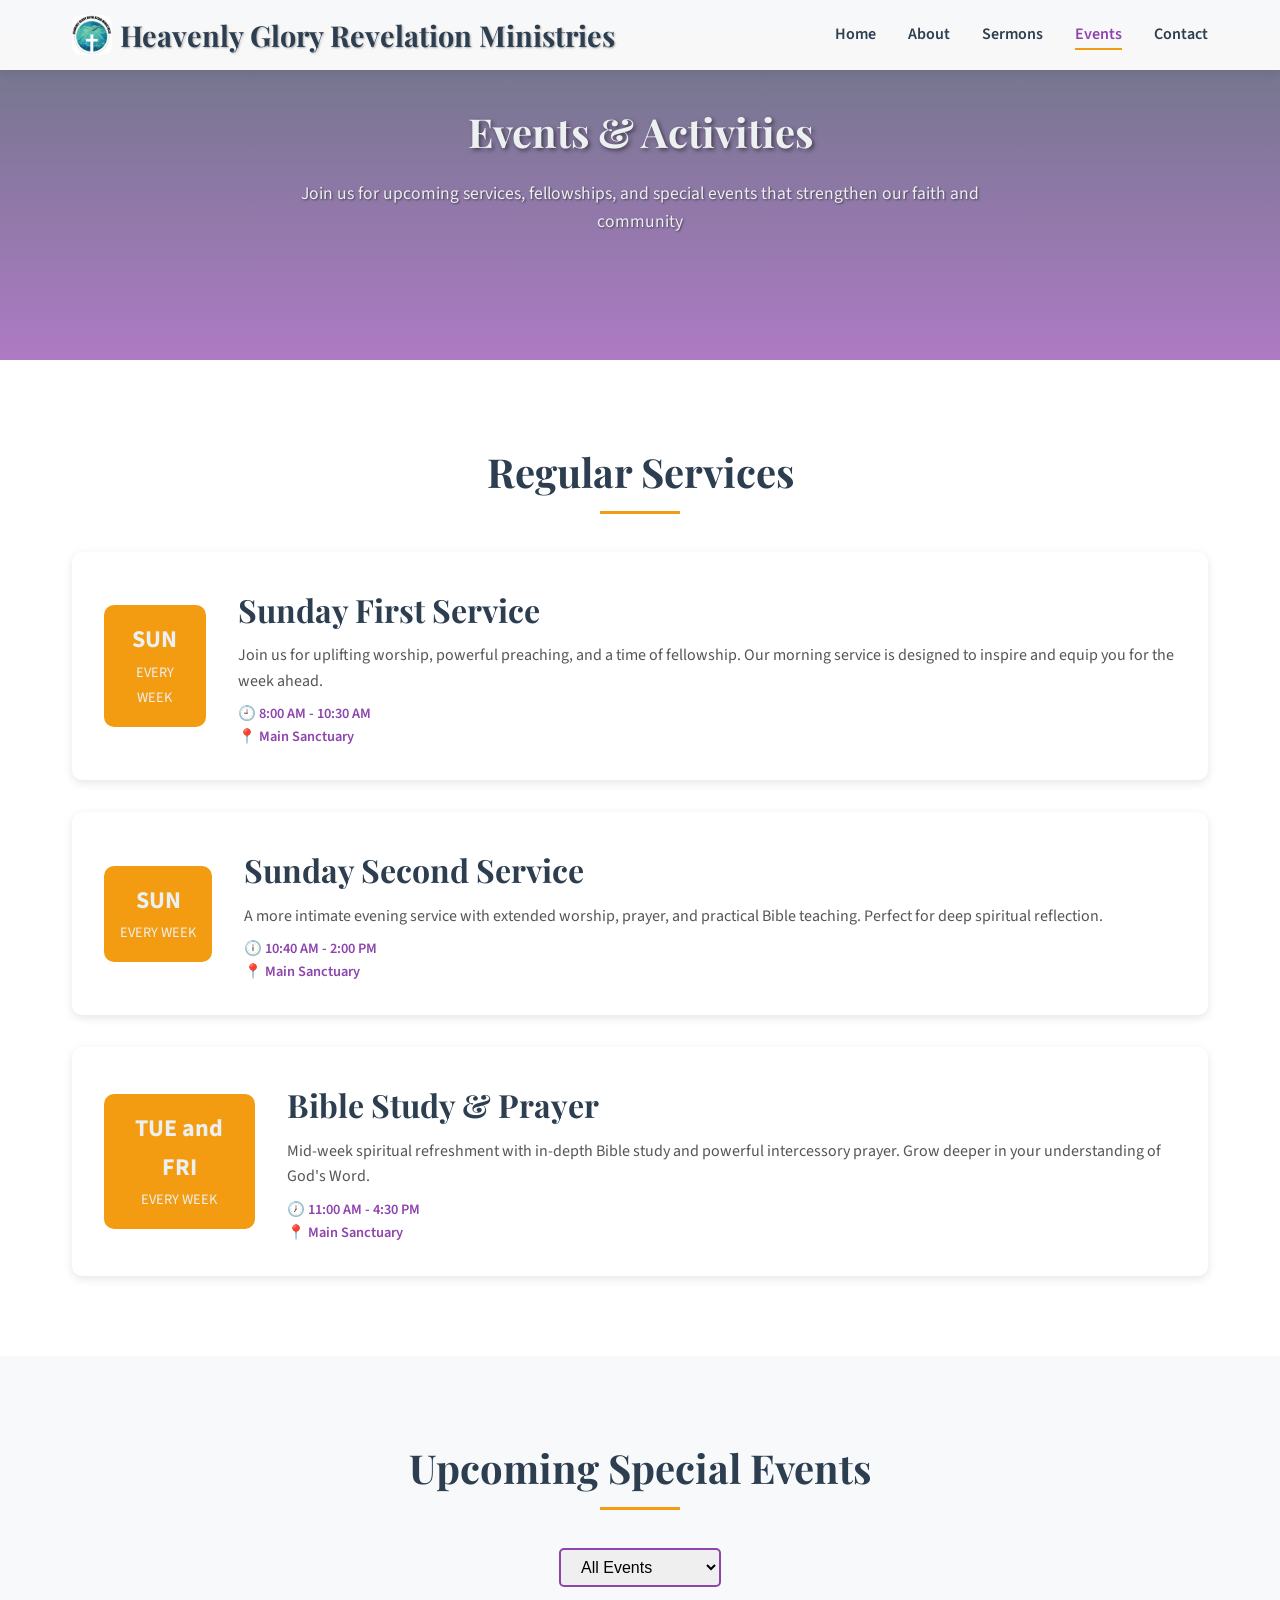
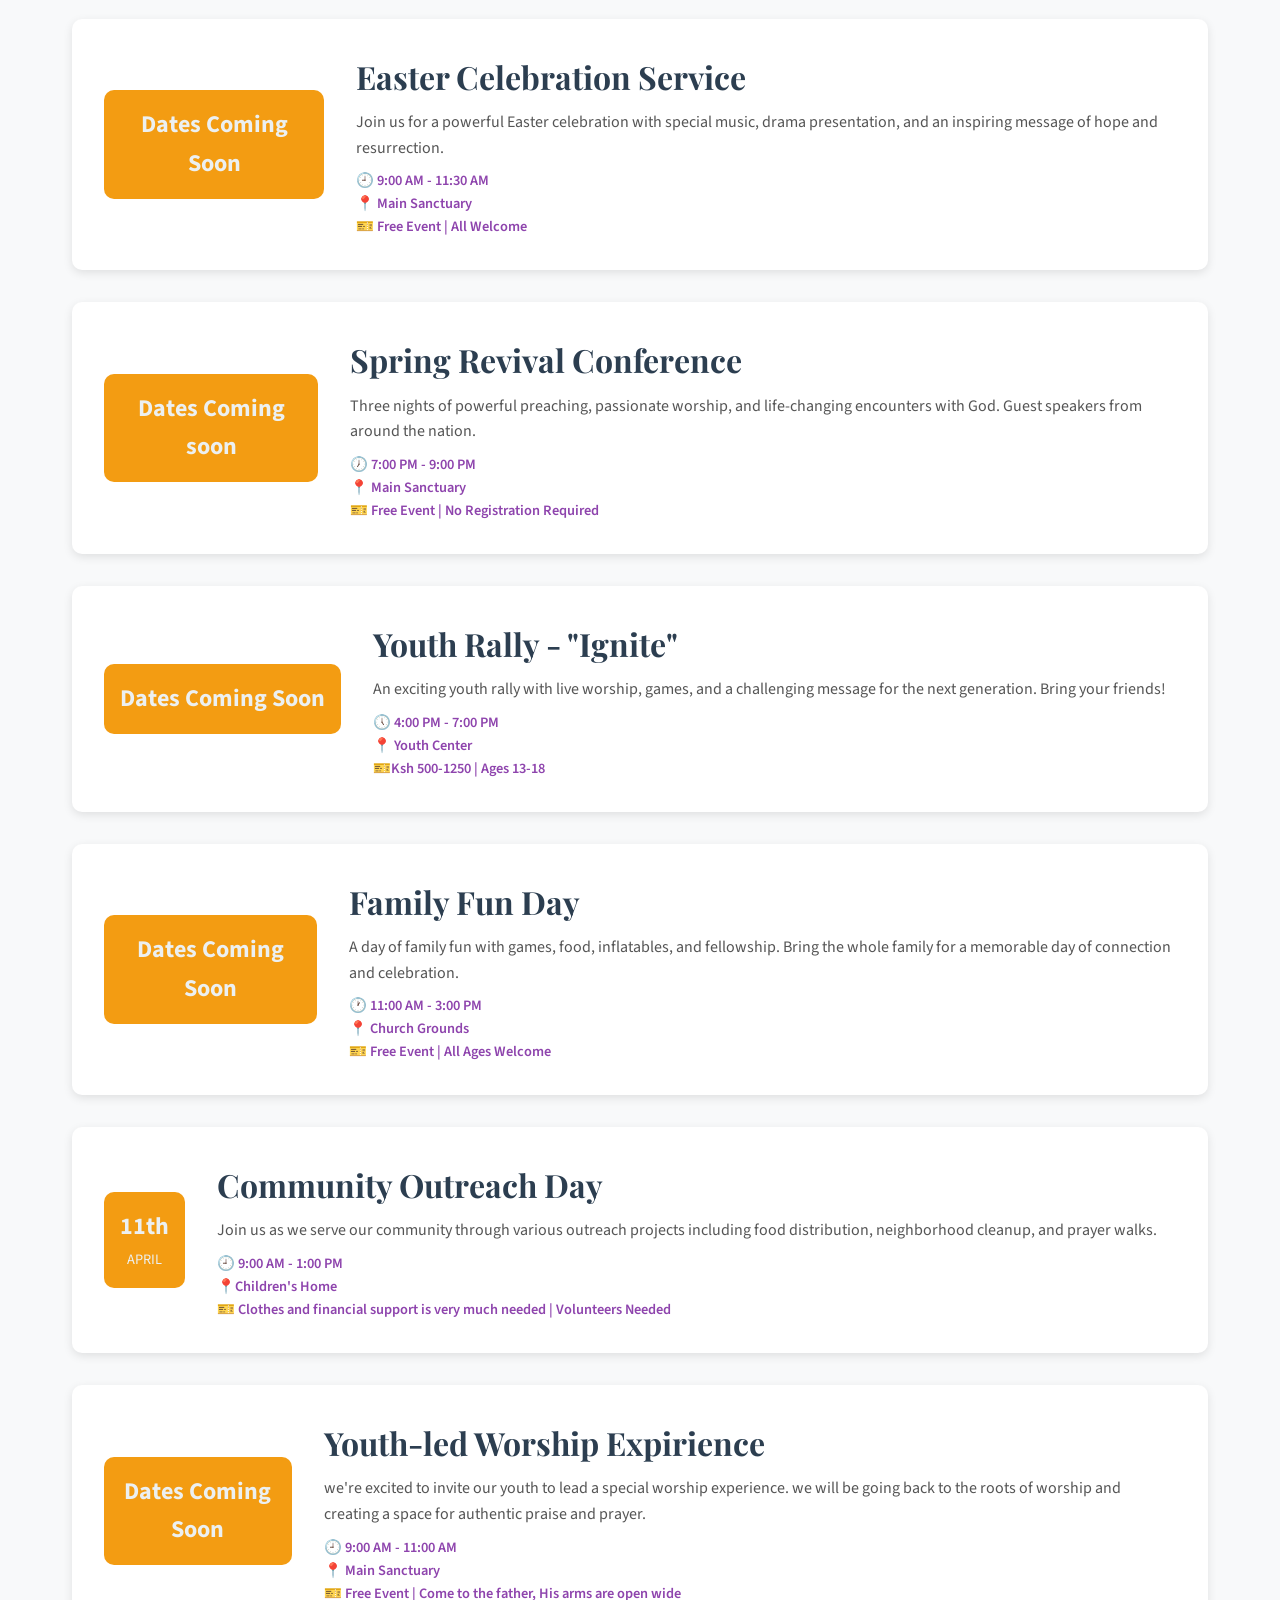
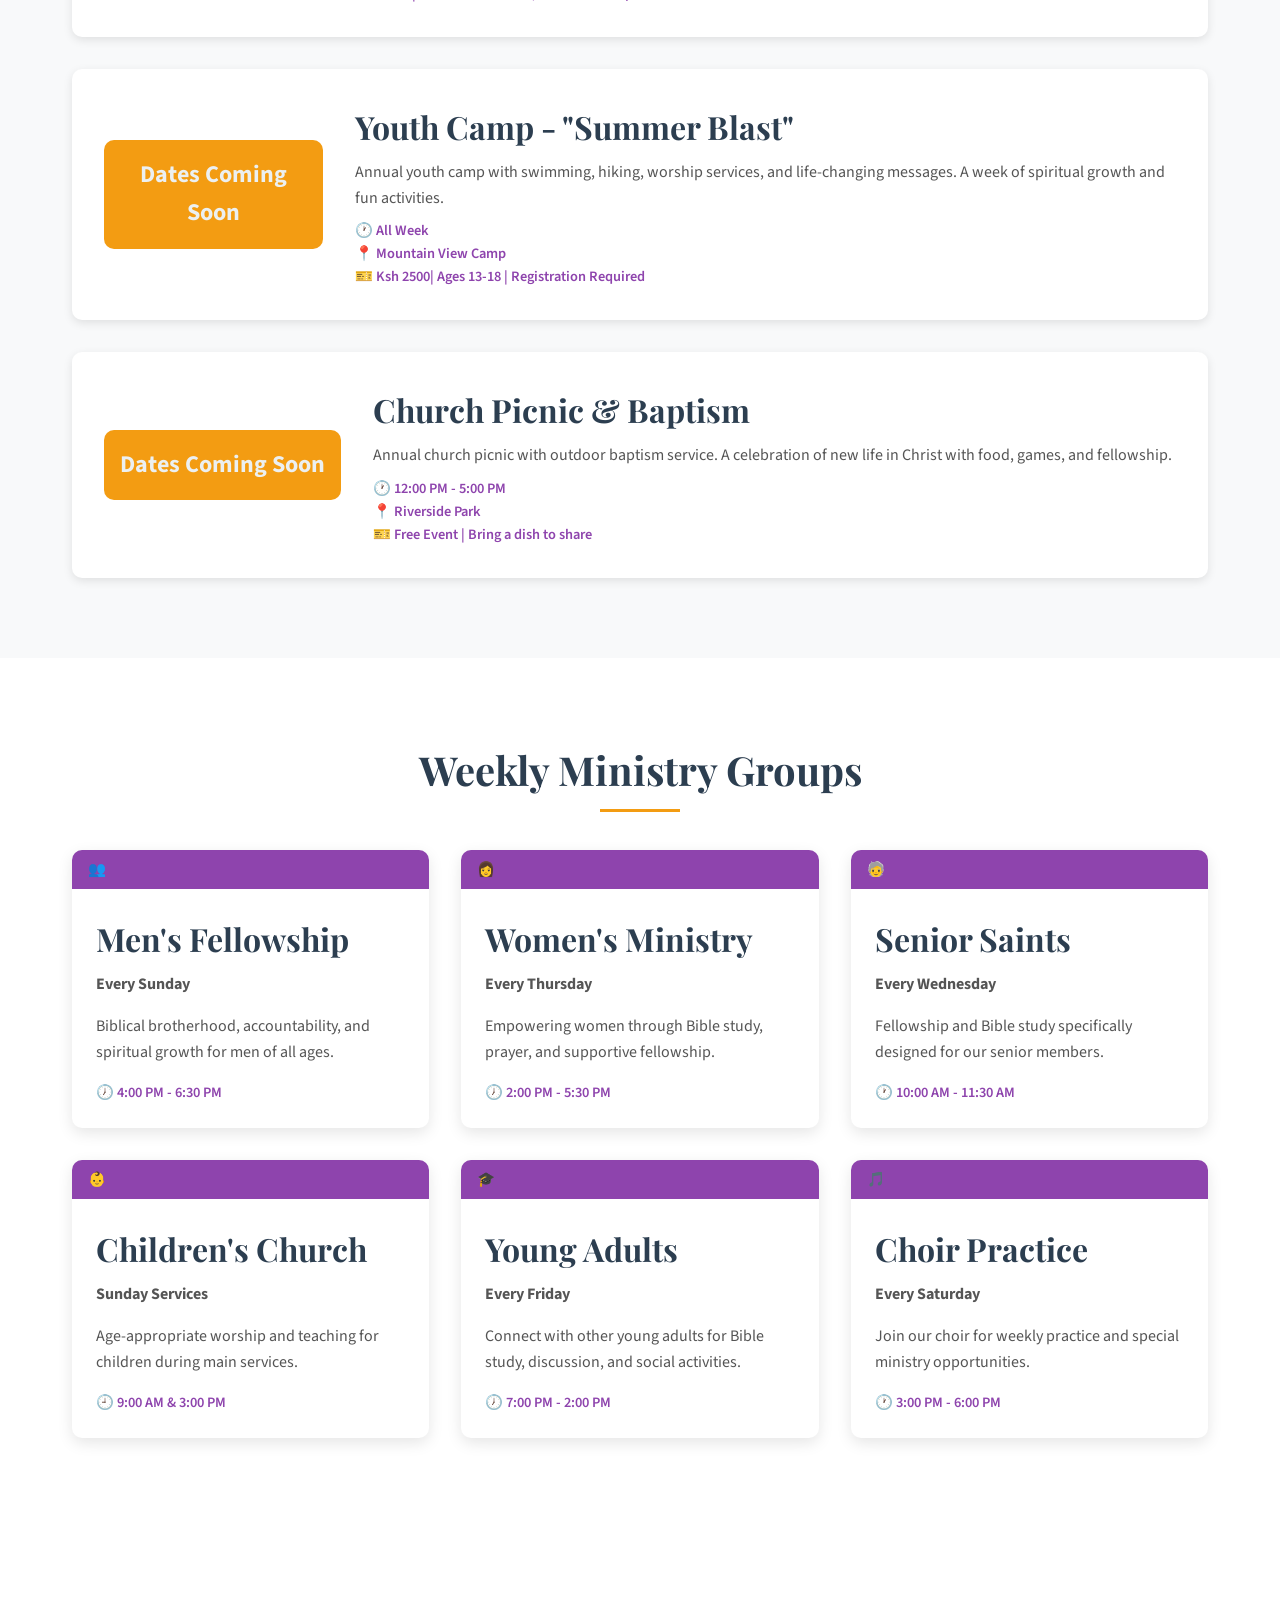
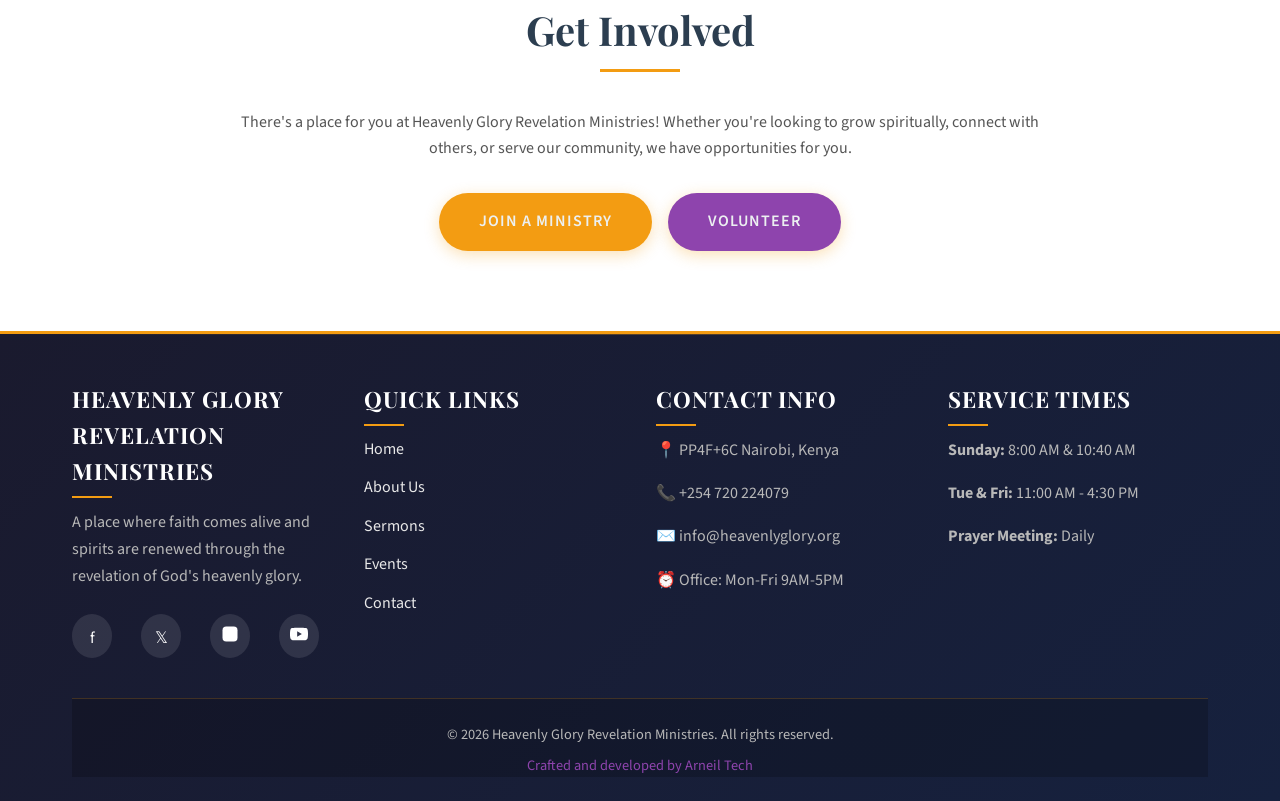
<file: events.html>
<!DOCTYPE html>
<html lang="en">
<head>
    <meta charset="UTF-8">
    <meta name="viewport" content="width=device-width, initial-scale=1.0">
    <title>Events - Heavenly Glory Revelation Ministries</title>
    <meta name="description" content="Join us for upcoming events, services, and activities at Heavenly Glory Revelation Ministries">
    <meta name="keywords" content="church events, services, activities, calendar">
    
    <!-- CSS -->
    <link rel="stylesheet" href="css/style.css">
    <style>
        /* Modern Footer Color Scheme */
        footer {
            background: linear-gradient(135deg, #1a1a2e 0%, #16213e 100%) !important;
            color: #e8e8e8 !important;
            border-top: 3px solid #f39c12 !important;
            position: relative;
        }
        
        footer::before {
            content: '';
            position: absolute;
            top: 0;
            left: 0;
            right: 0;
            height: 1px;
            background: linear-gradient(90deg, transparent, rgba(243, 156, 18, 0.3), transparent);
        }
        
        .footer-section h3 {
            color: #ffffff !important;
            font-size: 1.4rem !important;
            margin-bottom: 1.2rem !important;
            font-weight: 700 !important;
            text-transform: uppercase;
            letter-spacing: 1px;
            position: relative;
        }
        
        .footer-section h3::after {
            content: '';
            position: absolute;
            bottom: -8px;
            left: 0;
            width: 40px;
            height: 2px;
            background: #f39c12;
        }
        
        .footer-section p {
            color: #b8b8b8 !important;
            font-size: 1rem !important;
            line-height: 1.7 !important;
            margin-bottom: 1rem !important;
        }
        
        .footer-section ul {
            list-style: none !important;
            padding: 0 !important;
        }
        
        .footer-section li {
            margin-bottom: 0.8rem !important;
        }
        
        .footer-section a {
            color: #e8e8e8 !important;
            text-decoration: none !important;
            font-size: 1rem !important;
            transition: all 0.3s ease !important;
            position: relative;
        }
        
        .footer-section a:hover {
            color: #f39c12 !important;
            transform: translateX(3px);
        }
        
        .footer-section a::after {
            content: '';
            position: absolute;
            bottom: -2px;
            left: 0;
            width: 0;
            height: 1px;
            background: #f39c12;
            transition: width 0.3s ease;
        }
        
        .footer-section a:hover::after {
            width: 100%;
        }
        
        .footer-bottom {
            border-top: 1px solid rgba(243, 156, 18, 0.2) !important;
            margin-top: 2.5rem !important;
            padding-top: 1.5rem !important;
            text-align: center !important;
            background: rgba(0, 0, 0, 0.2);
        }
        
        .footer-bottom p {
            color: #b8b8b8 !important;
            font-size: 0.9rem !important;
            margin-bottom: 0.5rem !important;
        }
        
        .social-links {
            margin-top: 1.5rem !important;
        }
        
        .social-links a {
            display: inline-block !important;
            width: 44px !important;
            height: 44px !important;
            line-height: 44px !important;
            text-align: center !important;
            background: rgba(255, 255, 255, 0.1) !important;
            color: #ffffff !important;
            border-radius: 50% !important;
            margin-right: 0.8rem !important;
            transition: all 0.3s ease !important;
            border: 2px solid transparent;
            position: relative;
            overflow: hidden;
        }
        
        .social-links a:hover {
            background: #f39c12 !important;
            transform: translateY(-3px) !important;
            box-shadow: 0 5px 15px rgba(243, 156, 18, 0.3) !important;
        }
        
        .social-links a svg {
            width: 18px !important;
            height: 18px !important;
            fill: currentColor !important;
        }
        
        /* Responsive Design */
        @media (max-width: 768px) {
            footer {
                padding: 2rem 0 !important;
            }
            
            .footer-section h3 {
                font-size: 1.2rem !important;
                margin-bottom: 1rem !important;
            }
            
            .footer-section p {
                font-size: 0.9rem !important;
            }
            
            .social-links a {
                width: 38px !important;
                height: 38px !important;
                line-height: 38px !important;
                margin-right: 0.5rem !important;
            }
        }
        
        @media (max-width: 480px) {
            .footer-content {
                text-align: center !important;
            }
            
            .footer-section {
                margin-bottom: 2rem !important;
            }
            
            .footer-section h3::after {
                left: 50% !important;
                transform: translateX(-50%) !important;
            }
        }
    </style>
    
    <!-- Favicon -->
    <link rel="icon" type="image/x-icon" href="Assets/images/favicon.ico">
</head>
<body>
    <!-- Navigation -->
    <nav class="navbar">
        <div class="nav-container">
            <a href="index.html" class="logo">
                <img src="Assets/images/logo.jpg" alt="Heavenly Glory Revelation Ministries">
                <span>Heavenly Glory Revelation Ministries</span>
            </a>
            <ul class="nav-links">
                <li><a href="index.html">Home</a></li>
                <li><a href="about.html">About</a></li>
                <li><a href="sermons.html">Sermons</a></li>
                <li><a href="events.html" class="active">Events</a></li>
                <li><a href="contact.html">Contact</a></li>
            </ul>
            <div class="hamburger">
                <span></span>
                <span></span>
                <span></span>
            </div>
        </div>
    </nav>

    <!-- Hero Section -->
    <section class="hero-small">
        <div class="hero-content">
            <h1>Events & Activities</h1>
            <p>Join us for upcoming services, fellowships, and special events that strengthen our faith and community</p>
        </div>
    </section>

    <!-- Regular Services Section -->
    <section class="about-section">
        <div class="container">
            <h2 class="section-title">Regular Services</h2>
            <div class="events-list">
                <div class="event-card" data-event-type="service">
                    <div class="event-date">
                        <span class="day">SUN</span>
                        <span class="month">Every Week</span>
                    </div>
                    <div class="event-content">
                        <h3>Sunday First Service</h3>
                        <p>Join us for uplifting worship, powerful preaching, and a time of fellowship. Our morning service is designed to inspire and equip you for the week ahead.</p>
                        <div class="event-time">🕘 8:00 AM - 10:30 AM</div>
                        <div class="event-time">📍 Main Sanctuary</div>
                    </div>
                </div>
                
                <div class="event-card" data-event-type="service">
                    <div class="event-date">
                        <span class="day">SUN</span>
                        <span class="month">Every Week</span>
                    </div>
                    <div class="event-content">
                        <h3>Sunday Second Service</h3>
                        <p>A more intimate evening service with extended worship, prayer, and practical Bible teaching. Perfect for deep spiritual reflection.</p>
                        <div class="event-time">🕕 10:40 AM - 2:00 PM</div>
                        <div class="event-time">📍 Main Sanctuary</div>
                    </div>
                </div>
                
                <div class="event-card" data-event-type="service">
                    <div class="event-date">
                        <span class="day">TUE and FRI</span>
                        <span class="month">Every Week</span>
                    </div>
                    <div class="event-content">
                        <h3>Bible Study & Prayer</h3>
                        <p>Mid-week spiritual refreshment with in-depth Bible study and powerful intercessory prayer. Grow deeper in your understanding of God's Word.</p>
                        <div class="event-time">🕖 11:00 AM - 4:30 PM</div>
                        <div class="event-time">📍 Main Sanctuary</div>
                    </div>
                </div>
            </div>
        </div>
    </section>

    <!-- Upcoming Events Section -->
    <section class="events-section">
        <div class="container">
            <h2 class="section-title">Upcoming Special Events</h2>
            
            <!-- Event Filter -->
            <div style="text-align: center; margin-bottom: 2rem;">
                <select id="event-filter" style="padding: 0.5rem 1rem; border: 2px solid var(--accent-color); border-radius: 5px; font-size: 1rem;">
                    <option value="all">All Events</option>
                    <option value="special">Special Events</option>
                    <option value="youth">Youth Events</option>
                    <option value="outreach">Outreach</option>
                    <option value="fellowship">Fellowship</option>
                </select>
            </div>
            
            <div class="events-list">
                <div class="event-card" data-event-type="special">
                    <div class="event-date">
                        <span class="day">Dates Coming Soon</span>
                        <span class="month"></span>
                    </div>
                    <div class="event-content">
                        <h3>Easter Celebration Service</h3>
                        <p>Join us for a powerful Easter celebration with special music, drama presentation, and an inspiring message of hope and resurrection.</p>
                        <div class="event-time">🕘 9:00 AM - 11:30 AM</div>
                        <div class="event-time">📍 Main Sanctuary</div>
                        <div class="event-time">🎫 Free Event | All Welcome</div>
                    </div>
                </div>
                
                <div class="event-card" data-event-type="special">
                    <div class="event-date">
                       <span class="day">Dates Coming soon </span>
                        <span class="month"></span>
                        
                    </div>
                    <div class="event-content">
                        <h3>Spring Revival Conference</h3>
                        <p>Three nights of powerful preaching, passionate worship, and life-changing encounters with God. Guest speakers from around the nation.</p>
                        <div class="event-time">🕖 7:00 PM - 9:00 PM</div>
                        <div class="event-time">📍 Main Sanctuary</div>
                        <div class="event-time">🎫 Free Event | No Registration Required</div>
                    </div>
                </div>
                
                <div class="event-card" data-event-type="youth">
                    <div class="event-date">
                        <span class="day">Dates Coming Soon</span>
                        <span class="month"></span>
                    </div>
                    <div class="event-content">
                        <h3>Youth Rally - "Ignite"</h3>
                        <p>An exciting youth rally with live worship, games, and a challenging message for the next generation. Bring your friends!</p>
                        <div class="event-time">🕔 4:00 PM - 7:00 PM</div>
                        <div class="event-time">📍 Youth Center</div>
                        <div class="event-time">🎫Ksh 500-1250 | Ages 13-18</div>
                    </div>
                </div>
                
                <div class="event-card" data-event-type="fellowship">
                    <div class="event-date">
                        <span class="day">Dates Coming Soon</span>
                        <span class="month"></span>
                    </div>
                    <div class="event-content">
                        <h3>Family Fun Day</h3>
                        <p>A day of family fun with games, food, inflatables, and fellowship. Bring the whole family for a memorable day of connection and celebration.</p>
                        <div class="event-time">🕐 11:00 AM - 3:00 PM</div>
                        <div class="event-time">📍 Church Grounds</div>
                        <div class="event-time">🎫 Free Event | All Ages Welcome</div>
                    </div>
                </div>
                
                <div class="event-card" data-event-type="outreach">
                    <div class="event-date">
                        <span class="day">11th</span>
                        <span class="month">April</span>
                    </div>
                    <div class="event-content">
                        <h3>Community Outreach Day</h3>
                        <p>Join us as we serve our community through various outreach projects including food distribution, neighborhood cleanup, and prayer walks.</p>
                        <div class="event-time">🕘 9:00 AM - 1:00 PM</div>
                        <div class="event-time">📍Children's Home </div>
                        <div class="event-time">🎫 Clothes and financial support is very much needed  | Volunteers Needed</div>
                    </div>
                </div>
                
                <div class="event-card" data-event-type="special">
                    <div class="event-date">
                        <span class="day">Dates Coming Soon</span>
                        <span class="month"></span>
                    </div>
                    <div class="event-content">
                        <h3>Youth-led Worship Expirience</h3>
                        <p> we're excited to invite our youth to lead a special worship experience. we will be going back to the roots of worship and creating a space for authentic praise and prayer.</p>
                        <div class="event-time">🕘 9:00 AM - 11:00 AM</div>
                        <div class="event-time">📍 Main Sanctuary</div>
                        <div class="event-time">🎫 Free Event | Come to the father, His arms are open wide</div>
                    </div>
                </div>
                
                <div class="event-card" data-event-type="youth">
                    <div class="event-date">
                        <span class="day">Dates Coming Soon</span>
                        <span class="month"></span>
                    </div>
                    <div class="event-content">
                        <h3>Youth Camp - "Summer Blast"</h3>
                        <p>Annual youth camp with swimming, hiking, worship services, and life-changing messages. A week of spiritual growth and fun activities.</p>
                        <div class="event-time">🕐 All Week</div>
                        <div class="event-time">📍 Mountain View Camp</div>
                        <div class="event-time">🎫 Ksh 2500| Ages 13-18 | Registration Required</div>
                    </div>
                </div>
                
                <div class="event-card" data-event-type="fellowship">
                    <div class="event-date">
                        <span class="day">Dates Coming Soon</span>
                        <span class="month"></span>
                    </div>
                    <div class="event-content">
                        <h3>Church Picnic & Baptism</h3>
                        <p>Annual church picnic with outdoor baptism service. A celebration of new life in Christ with food, games, and fellowship.</p>
                        <div class="event-time">🕐 12:00 PM - 5:00 PM</div>
                        <div class="event-time">📍 Riverside Park</div>
                        <div class="event-time">🎫 Free Event | Bring a dish to share</div>
                    </div>
                </div>
            </div>
        </div>
    </section>

    <!-- Ministry Groups Section -->
    <section class="about-section">
        <div class="container">
            <h2 class="section-title">Weekly Ministry Groups</h2>
            <div class="sermons-grid">
                <div class="sermon-card">
                    <div class="sermon-date">👥</div>
                    <div class="sermon-content">
                        <h3>Men's Fellowship</h3>
                        <p><strong>Every Sunday</strong></p>
                        <p>Biblical brotherhood, accountability, and spiritual growth for men of all ages.</p>
                        <div class="event-time">🕖 4:00 PM - 6:30 PM</div>
                    </div>
                </div>
                
                <div class="sermon-card">
                    <div class="sermon-date">👩</div>
                    <div class="sermon-content">
                        <h3>Women's Ministry</h3>
                        <p><strong>Every Thursday</strong></p>
                        <p>Empowering women through Bible study, prayer, and supportive fellowship.</p>
                        <div class="event-time">🕖 2:00 PM - 5:30 PM</div>
                    </div>
                </div>
                
                <div class="sermon-card">
                    <div class="sermon-date">🧓</div>
                    <div class="sermon-content">
                        <h3>Senior Saints</h3>
                        <p><strong>Every Wednesday</strong></p>
                        <p>Fellowship and Bible study specifically designed for our senior members.</p>
                        <div class="event-time">🕐 10:00 AM - 11:30 AM</div>
                    </div>
                </div>
                
                <div class="sermon-card">
                    <div class="sermon-date">👶</div>
                    <div class="sermon-content">
                        <h3>Children's Church</h3>
                        <p><strong>Sunday Services</strong></p>
                        <p>Age-appropriate worship and teaching for children during main services.</p>
                        <div class="event-time">🕘 9:00 AM & 3:00 PM</div>
                    </div>
                </div>
                
                <div class="sermon-card">
                    <div class="sermon-date">🎓</div>
                    <div class="sermon-content">
                        <h3>Young Adults</h3>
                        <p><strong>Every Friday</strong></p>
                        <p>Connect with other young adults for Bible study, discussion, and social activities.</p>
                        <div class="event-time">🕖 7:00 PM - 2:00 PM</div>
                    </div>
                </div>
                
                <div class="sermon-card">
                    <div class="sermon-date">🎵</div>
                    <div class="sermon-content">
                        <h3>Choir Practice</h3>
                        <p><strong>Every Saturday</strong></p>
                        <p>Join our choir for weekly practice and special ministry opportunities.</p>
                        <div class="event-time">🕐 3:00 PM - 6:00 PM</div>
                    </div>
                </div>
            </div>
        </div>
    </section>

    <!-- Call to Action Section -->
    <section class="contact-section">
        <div class="container">
            <h2 class="section-title">Get Involved</h2>
            <div style="text-align: center; max-width: 800px; margin: 0 auto;">
                <p>There's a place for you at Heavenly Glory Revelation Ministries! Whether you're looking to grow spiritually, connect with others, or serve our community, we have opportunities for you.</p>
                <div style="display: flex; gap: 1rem; justify-content: center; margin-top: 2rem; flex-wrap: wrap;">
                    <a href="contact.html" class="cta-button">Join a Ministry</a>
                    <a href="contact.html" class="cta-button" style="background: var(--accent-color);">Volunteer</a>
                </div>
            </div>
        </div>
    </section>

    <!-- Footer -->
    <footer>
        <div class="container">
            <div class="footer-content">
                <div class="footer-section">
                    <h3>Heavenly Glory Revelation Ministries</h3>
                    <p>A place where faith comes alive and spirits are renewed through the revelation of God's heavenly glory.</p>
                    <div class="social-links">
                        <a href="https://www.facebook.com/BishopMuriithiNjiiri" aria-label="Facebook" target="_blank">f</a>
                        <a href="#" aria-label="Twitter">𝕏</a>
                        <a href="https://instagram.com/hgrmkenya" aria-label="Instagram" target="_blank">
                            <svg width="20" height="20" viewBox="0 0 24 24" fill="currentColor">
                                <rect x="2" y="2" width="20" height="20" rx="5" ry="5"/>
                                <path d="M16 11.37A4 4 0 1 1 12.63 8 4 4 0 0 1 16 11.37z" fill="white"/>
                                <line x1="17.5" y1="6.5" x2="17.51" y2="6.5" stroke="white" stroke-width="2" stroke-linecap="round"/>
                            </svg>
                        </a>
                        <a href="https://www.youtube.com/@MichaelMuriithi-y5u" aria-label="YouTube" target="_blank">
                            <svg width="20" height="20" viewBox="0 0 24 24" fill="currentColor">
                                <path d="M23.498 6.186a3.016 3.016 0 0 0-2.122-2.136C19.505 3.545 12 3.545 12 3.545s-7.505 0-9.377.505A3.017 3.017 0 0 0 .502 6.186C0 8.07 0 12 0 12s0 3.93.502 5.814a3.016 3.016 0 0 0 2.122 2.136c1.871.505 9.376.505 9.376.505s7.505 0 9.377-.505a3.015 3.015 0 0 0 2.122-2.136C24 15.93 24 12 24 12s0-3.93-.502-5.814zM9.545 15.568V8.432L15.818 12l-6.273 3.568z"/>
                            </svg>
                        </a>
                    </div>
                </div>
                
                <div class="footer-section">
                    <h3>Quick Links</h3>
                    <ul>
                        <li><a href="index.html">Home</a></li>
                        <li><a href="about.html">About Us</a></li>
                        <li><a href="sermons.html">Sermons</a></li>
                        <li><a href="events.html">Events</a></li>
                        <li><a href="contact.html">Contact</a></li>
                    </ul>
                </div>
                
                <div class="footer-section">
                    <h3>Contact Info</h3>
                    <p>📍 PP4F+6C Nairobi, Kenya</p>
                    <p>📞 +254 720 224079</p>
                    <p>✉️ info@heavenlyglory.org</p>
                    <p>⏰ Office: Mon-Fri 9AM-5PM</p>
                </div>
                
                <div class="footer-section">
                    <h3>Service Times</h3>
                    <p><strong>Sunday:</strong> 8:00 AM & 10:40 AM</p>
                    <p><strong>Tue & Fri:</strong> 11:00 AM - 4:30 PM</p>
                    <p><strong>Prayer Meeting:</strong> Daily</p>
                </div>
            </div>
            
            <div class="footer-bottom">
                <p>&copy; 2024 Heavenly Glory Revelation Ministries. All rights reserved.</p>
                <p><span style="color: var(--accent-color);">Crafted and developed by </span><span style="color: var(--accent-color); text-decoration: none;">Arneil Tech</span></p>
            </div>
        </div>
    </footer>

    <!-- JavaScript -->
    <script src="js/script.js"></script>
    <script>
        // Additional event page functionality
        document.addEventListener('DOMContentLoaded', function() {
            const eventFilter = document.getElementById('event-filter');
            const eventCards = document.querySelectorAll('.event-card');
            
            if (eventFilter) {
                eventFilter.addEventListener('change', function() {
                    const filterValue = this.value.toLowerCase();
                    
                    eventCards.forEach(card => {
                        const eventType = card.getAttribute('data-event-type') || 'all';
                        
                        if (filterValue === 'all' || eventType === filterValue) {
                            card.style.display = 'flex';
                            card.classList.add('fade-in');
                        } else {
                            card.style.display = 'none';
                        }
                    });
                });
            }
            
            // Add countdown timers for special events
            function createCountdown(elementId, targetDate) {
                const element = document.getElementById(elementId);
                if (!element) return;
                
                function updateCountdown() {
                    const now = new Date().getTime();
                    const distance = targetDate - now;
                    
                    if (distance < 0) {
                        element.innerHTML = "Event has started!";
                        return;
                    }
                    
                    const days = Math.floor(distance / (1000 * 60 * 60 * 24));
                    const hours = Math.floor((distance % (1000 * 60 * 60 * 24)) / (1000 * 60 * 60));
                    const minutes = Math.floor((distance % (1000 * 60 * 60)) / (1000 * 60));
                    
                    element.innerHTML = `${days} days, ${hours} hours, ${minutes} minutes`;
                }
                
                updateCountdown();
                setInterval(updateCountdown, 60000); // Update every minute
            }
            
            // Example countdown for Easter (April 15, 2024)
            const easterDate = new Date('April 15, 2024 09:00:00').getTime();
            // createCountdown('easter-countdown', easterDate);
        });
    </script>
</body>
</html>
</file>
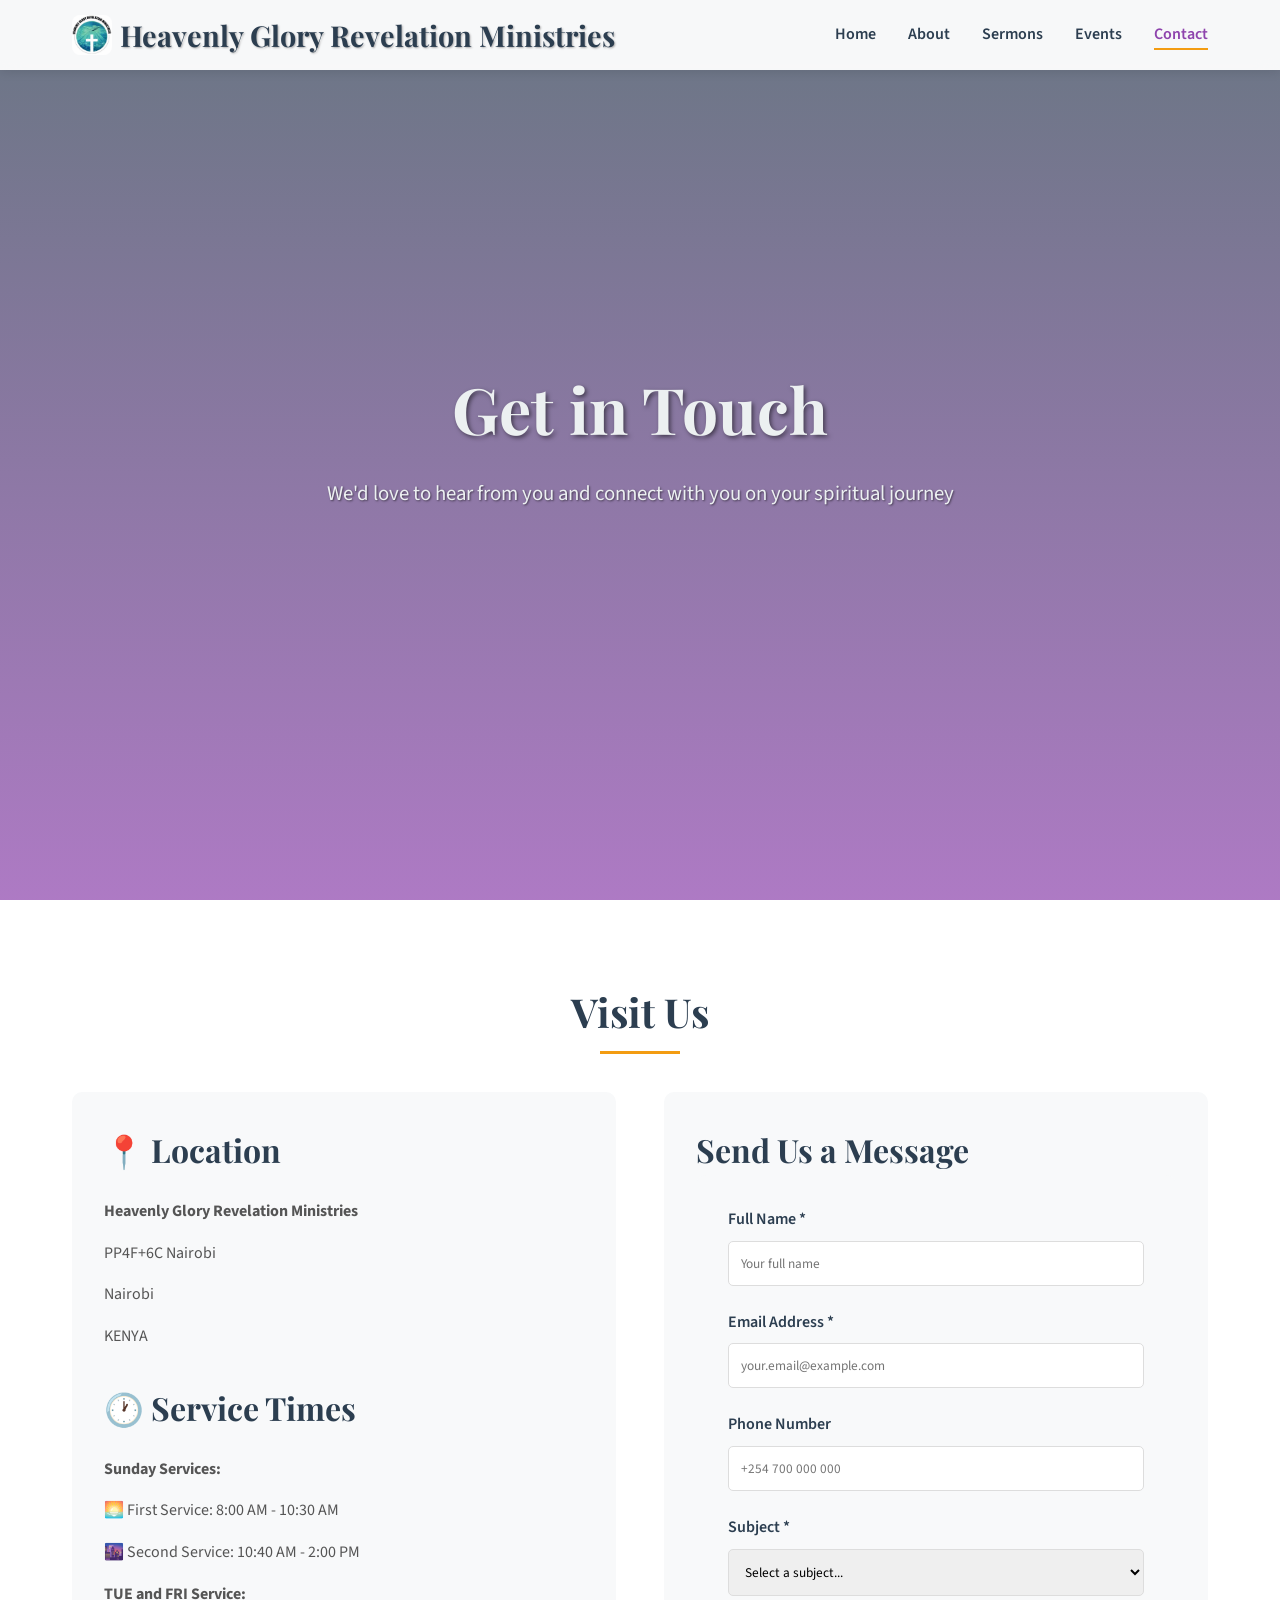
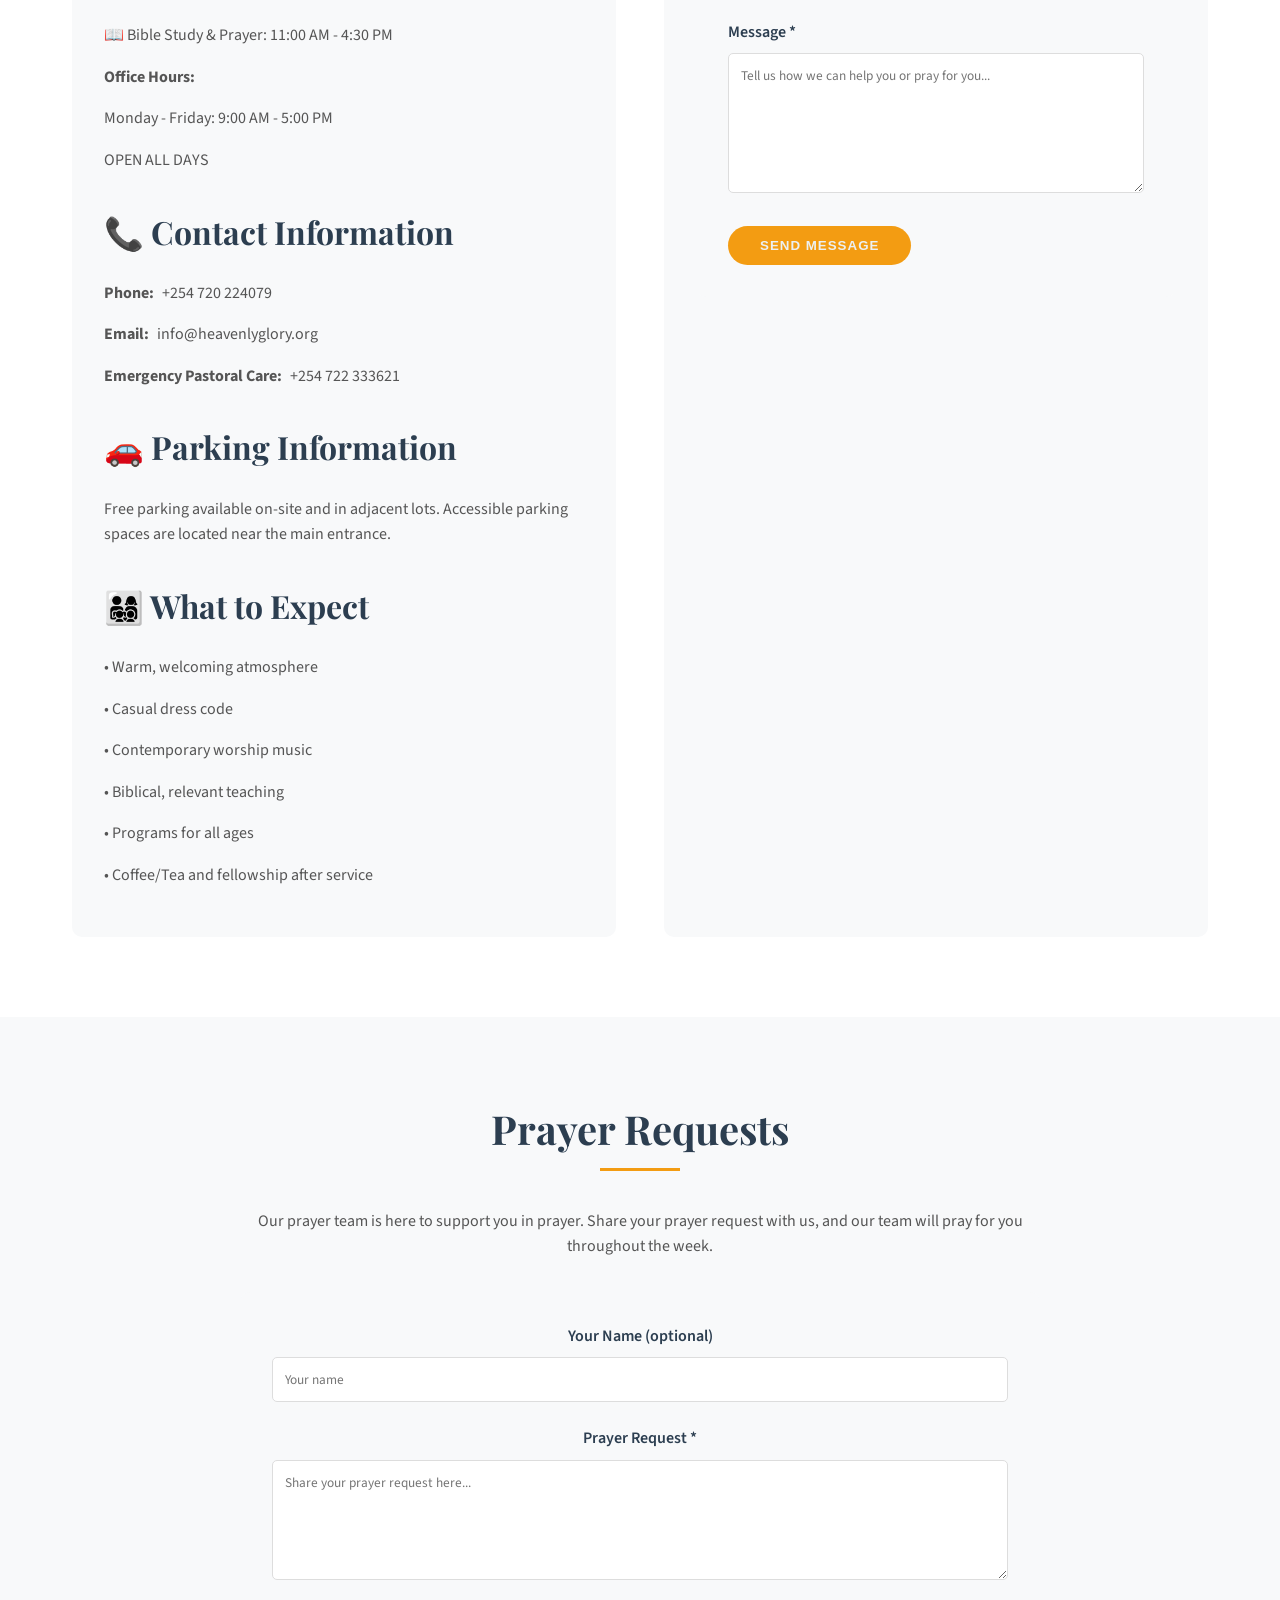
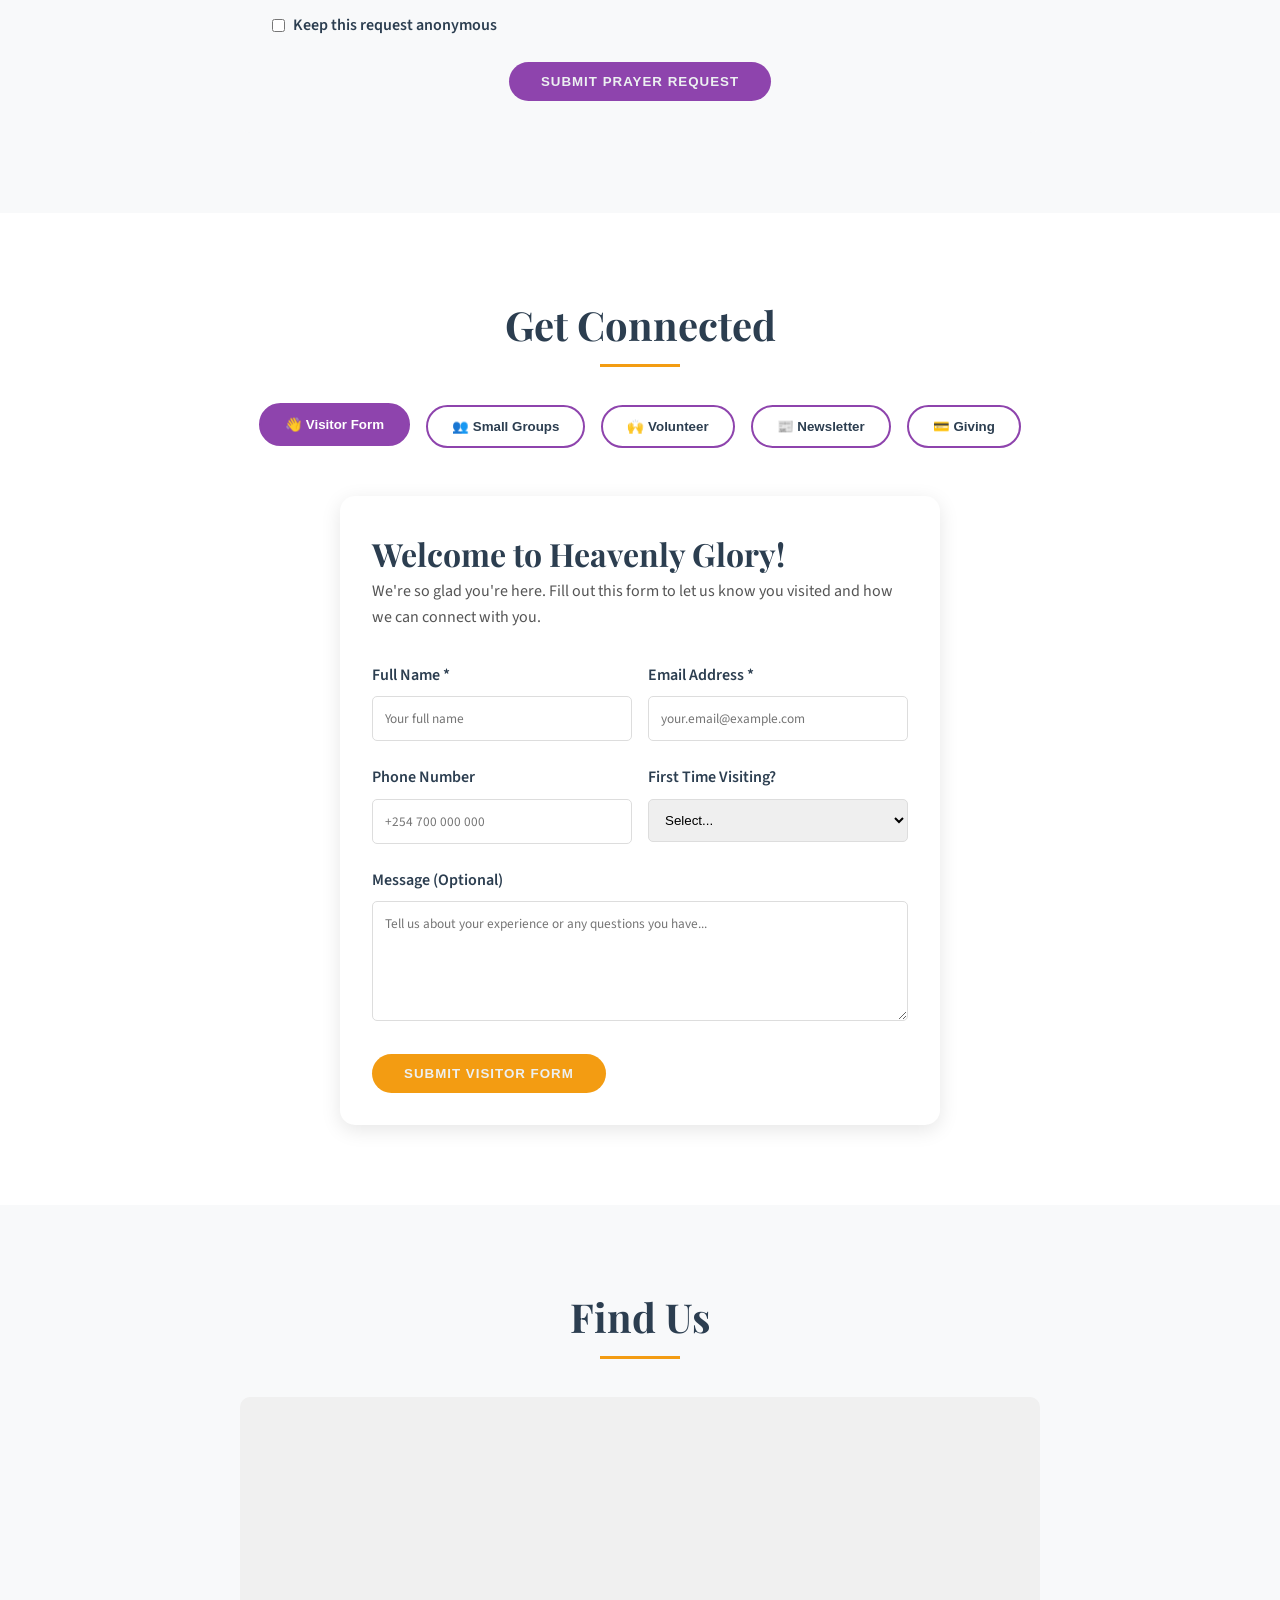
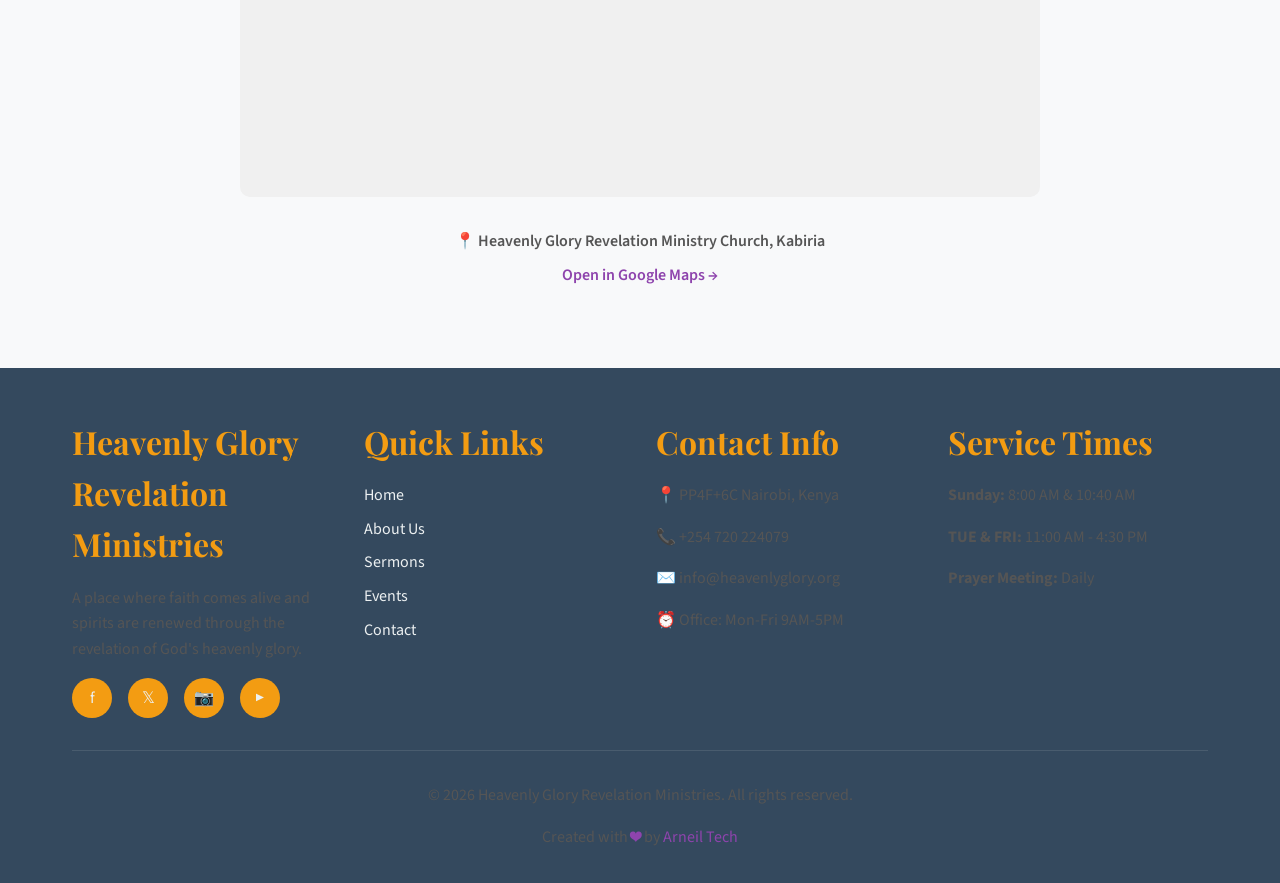
<file: pages/contact.html>
<!DOCTYPE html>
<html lang="en">
<head>
    <meta charset="UTF-8">
    <meta name="viewport" content="width=device-width, initial-scale=1.0">
    <title>Contact Us - Heavenly Glory Revelation Ministries</title>
    <meta name="description" content="Get in touch with Heavenly Glory Revelation Ministries - visit us, call us, or send us a message">
    <meta name="keywords" content="contact, visit, prayer request, get connected">
    
    <!-- CSS -->
    <link rel="stylesheet" href="../css/style.css">
    
    <!-- Favicon -->
    <link rel="icon" type="image/x-icon" href="../Assets/images/favicon.ico">
    <!-- Additional CSS for Get Connected Section -->
    <style>
        .get-connected-section {
            background: var(--bg-light);
            padding: 4rem 0;
        }
        
        .connected-tabs {
            display: flex;
            justify-content: center;
            gap: 1rem;
            margin-bottom: 3rem;
            flex-wrap: wrap;
        }
        
        .tab-button {
            padding: 0.75rem 1.5rem;
            background: var(--white);
            border: 2px solid var(--accent-color);
            border-radius: 50px;
            cursor: pointer;
            transition: all 0.3s ease;
            font-weight: 600;
            color: var(--text-dark);
        }
        
        .tab-button:hover,
        .tab-button.active {
            background: var(--accent-color);
            color: var(--white);
            transform: translateY(-2px);
        }
        
        .tab-content {
            display: none;
            animation: fadeInUp 0.5s ease;
        }
        
        .tab-content.active {
            display: block;
        }
        
        .connected-grid {
            display: grid;
            grid-template-columns: repeat(auto-fit, minmax(300px, 1fr));
            gap: 2rem;
            margin-top: 2rem;
        }
        
        .connected-card {
            background: var(--white);
            border-radius: 15px;
            padding: 2rem;
            box-shadow: 0 5px 20px rgba(0, 0, 0, 0.1);
            transition: all 0.3s ease;
            border-left: 4px solid var(--secondary-color);
        }
        
        .connected-card:hover {
            transform: translateY(-5px);
            box-shadow: 0 10px 30px rgba(0, 0, 0, 0.15);
        }
        
        .connected-icon {
            width: 60px;
            height: 60px;
            background: linear-gradient(135deg, var(--primary-color), var(--accent-color));
            border-radius: 50%;
            display: flex;
            align-items: center;
            justify-content: center;
            color: var(--white);
            font-size: 1.5rem;
            margin-bottom: 1rem;
        }
        
        .connected-form {
            max-width: 600px;
            margin: 0 auto;
            background: var(--white);
            padding: 2rem;
            border-radius: 15px;
            box-shadow: 0 5px 20px rgba(0, 0, 0, 0.1);
        }
        
        .form-row {
            display: grid;
            grid-template-columns: 1fr 1fr;
            gap: 1rem;
        }
        
        .newsletter-form {
            text-align: center;
            max-width: 500px;
            margin: 0 auto;
        }
        
        .newsletter-input-group {
            display: flex;
            gap: 1rem;
            margin-top: 1rem;
        }
        
        .newsletter-input-group input {
            flex: 1;
            padding: 0.75rem;
            border: 2px solid var(--accent-color);
            border-radius: 50px;
            font-size: 1rem;
        }
        
        .giving-options {
            display: grid;
            grid-template-columns: repeat(auto-fit, minmax(250px, 1fr));
            gap: 2rem;
            margin-top: 2rem;
        }
        
        .giving-card {
            background: var(--white);
            padding: 2rem;
            border-radius: 15px;
            text-align: center;
            box-shadow: 0 5px 20px rgba(0, 0, 0, 0.1);
            transition: all 0.3s ease;
        }
        
        .giving-card:hover {
            transform: translateY(-5px);
            box-shadow: 0 10px 30px rgba(0, 0, 0, 0.15);
        }
        
        .giving-icon {
            font-size: 3rem;
            margin-bottom: 1rem;
        }
        
        .success-message {
            background: #d4edda;
            color: #155724;
            padding: 1rem;
            border-radius: 10px;
            margin-top: 1rem;
            display: none;
        }
        
        /* Responsive Map Styles */
        .map-container {
            max-width: 800px;
            margin: 0 auto;
        }
        
        .map-placeholder {
            background: #f0f0f0;
            height: 400px;
            border-radius: 10px;
            display: flex;
            align-items: center;
            justify-content: center;
            margin-bottom: 2rem;
            text-align: center;
            padding: 2rem;
        }
        
        .map-content {
            padding: 1rem;
        }
        
        .map-content h3 {
            margin-bottom: 1rem;
            font-size: 1.5rem;
        }
        
        .map-icon {
            font-size: 3rem;
            margin-bottom: 1rem;
        }
        
        .directions {
            text-align: center;
            padding: 2rem 1rem;
        }
        
        .map-link {
            text-align: center;
            margin-top: 1rem;
            padding: 0 1rem;
        }
        
        .map-link p {
            margin-bottom: 0.5rem;
            font-weight: 600;
            font-size: 1rem;
        }
        
        .directions h3 {
            margin-bottom: 1.5rem;
        }
        
        .directions p {
            margin-bottom: 1rem;
            line-height: 1.6;
        }
        
        @media (max-width: 768px) {
            .form-row {
                grid-template-columns: 1fr;
            }
            
            .newsletter-input-group {
                flex-direction: column;
            }
            
            .connected-tabs {
                flex-direction: column;
                align-items: center;
            }
            
            .tab-button {
                width: 200px;
                text-align: center;
            }
            
            /* Map responsive styles */
            .map-placeholder {
                height: 300px;
                padding: 1rem;
            }
            
            .map-icon {
                font-size: 2.5rem;
                margin-bottom: 0.75rem;
            }
            
            .map-content h3 {
                font-size: 1.3rem;
            }
            
            .map-content p {
                font-size: 0.9rem;
            }
            
            .directions {
                padding: 1rem;
            }
            
            .directions h3 {
                font-size: 1.3rem;
            }
            
            .directions p {
                font-size: 0.9rem;
            }
            
            .map-link p {
                font-size: 0.9rem;
            }
        }
        
        @media (max-width: 480px) {
            .map-placeholder {
                height: 250px;
                padding: 0.75rem;
            }
            
            .map-icon {
                font-size: 2rem;
            }
            
            .map-content h3 {
                font-size: 1.2rem;
            }
            
            .map-content p {
                font-size: 0.85rem;
            }
            
            .directions {
                padding: 0.75rem;
            }
            
            .directions h3 {
                font-size: 1.2rem;
            }
            
            .directions p {
                font-size: 0.85rem;
            }
            
            .map-link p {
                font-size: 0.85rem;
            }
        }
    </style>
</head>
<body>
    <!-- Navigation -->
    <nav class="navbar">
        <div class="nav-container">
            <a href="index.html" class="logo">
                <img src="../Assets/images/logo.jpg" alt="Heavenly Glory Revelation Ministries">
                <span>Heavenly Glory Revelation Ministries</span>
            </a>
            <ul class="nav-links">
                <li><a href="index.html">Home</a></li>
                <li><a href="about.html">About</a></li>
                <li><a href="sermons.html">Sermons</a></li>
                <li><a href="events.html">Events</a></li>
                <li><a href="contact.html" class="active">Contact</a></li>
            </ul>
            <div class="hamburger">
                <span></span>
                <span></span>
                <span></span>
            </div>
        </div>
    </nav>

    <!-- Hero Section -->
    <section class="hero">
        <div class="hero-content">
            <h1>Get in Touch</h1>
            <p>We'd love to hear from you and connect with you on your spiritual journey</p>
        </div>
    </section>

    <!-- Contact Information Section -->
    <section class="about-section">
        <div class="container">
            <h2 class="section-title">Visit Us</h2>
            <div class="contact-content">
                <div class="contact-info">
                    <h3>📍 Location</h3>
                    <p><strong>Heavenly Glory Revelation Ministries</strong></p>
                    <p>PP4F+6C Nairobi</p>
                    <p>Nairobi</p>
                    <p>KENYA</p>
                    
                    <h3 style="margin-top: 2rem;">🕐 Service Times</h3>
                    <p><strong>Sunday Services:</strong></p>
                    <p>🌅 First Service: 8:00 AM - 10:30 AM</p>
                    <p>🌆 Second Service: 10:40 AM - 2:00 PM</p>
                    
                    <p style="margin-top: 1rem;"><strong>TUE and FRI Service:</strong></p>
                    <p>📖 Bible Study & Prayer: 11:00 AM - 4:30 PM</p>
                    
                    <p style="margin-top: 1rem;"><strong>Office Hours:</strong></p>
                    <p>Monday - Friday: 9:00 AM - 5:00 PM</p>
                    <p>OPEN ALL DAYS</p>
                    
                    <h3 style="margin-top: 2rem;">📞 Contact Information</h3>
                    <p><strong>Phone:</strong>+254 720 224079</p>
                    <p><strong>Email:</strong> info@heavenlyglory.org</p>
                    <p><strong>Emergency Pastoral Care:</strong>+254 722 333621</p>
                    
                    <h3 style="margin-top: 2rem;">🚗 Parking Information</h3>
                    <p>Free parking available on-site and in adjacent lots. Accessible parking spaces are located near the main entrance.</p>
                    
                    <h3 style="margin-top: 2rem;">👨‍👩‍👧‍👦 What to Expect</h3>
                    <p>• Warm, welcoming atmosphere</p>
                    <p>• Casual dress code</p>
                    <p>• Contemporary worship music</p>
                    <p>• Biblical, relevant teaching</p>
                    <p>• Programs for all ages</p>
                    <p>• Coffee/Tea and fellowship after service</p>
                </div>
                
                <div class="contact-form">
                    <h3>Send Us a Message</h3>
                    <form class="contact-form" id="contactForm">
                        <div class="form-group">
                            <label for="name">Full Name *</label>
                            <input type="text" id="name" name="name" required placeholder="Your full name">
                        </div>
                        
                        <div class="form-group">
                            <label for="email">Email Address *</label>
                            <input type="email" id="email" name="email" required placeholder="your.email@example.com">
                        </div>
                        
                        <div class="form-group">
                            <label for="phone">Phone Number</label>
                            <input type="tel" id="phone" name="phone" placeholder="+254 700 000 000">
                        </div>
                        
                        <div class="form-group">
                            <label for="subject">Subject *</label>
                            <select id="subject" name="subject" required style="width: 100%; padding: 0.75rem; border: 1px solid #ddd; border-radius: 5px; font-family: inherit;">
                                <option value="">Select a subject...</option>
                                <option value="general">General Inquiry</option>
                                <option value="prayer">Prayer Request</option>
                                <option value="visit">Planning a Visit</option>
                                <option value="ministry">Ministry Involvement</option>
                                <option value="outreach">Outreach Partnership</option>
                                <option value="other">Other</option>
                            </select>
                        </div>
                        
                        <div class="form-group">
                            <label for="message">Message *</label>
                            <textarea id="message" name="message" required placeholder="Tell us how we can help you or pray for you..." rows="6"></textarea>
                        </div>
                        
                        <button type="submit" class="submit-btn">Send Message</button>
                    </form>
                </div>
            </div>
        </div>
    </section>

    <!-- Prayer Request Section -->
    <section class="events-section">
        <div class="container">
            <h2 class="section-title">Prayer Requests</h2>
            <div style="max-width: 800px; margin: 0 auto; text-align: center;">
                <p>Our prayer team is here to support you in prayer. Share your prayer request with us, and our team will pray for you throughout the week.</p>
                
                <div class="contact-form" style="margin-top: 2rem;">
                    <form id="prayerForm">
                        <div class="form-group">
                            <label for="prayer-name">Your Name (optional)</label>
                            <input type="text" id="prayer-name" name="prayer-name" placeholder="Your name">
                        </div>
                        
                        <div class="form-group">
                            <label for="prayer-request">Prayer Request *</label>
                            <textarea id="prayer-request" name="prayer-request" required placeholder="Share your prayer request here..." rows="4"></textarea>
                        </div>
                        
                        <div class="form-group">
                            <label style="display: flex; align-items: center; gap: 0.5rem; cursor: pointer;">
                                <input type="checkbox" id="anonymous" name="anonymous" style="width: auto;">
                                <span>Keep this request anonymous</span>
                            </label>
                        </div>
                        
                        <button type="submit" class="submit-btn" style="background: var(--accent-color);">Submit Prayer Request</button>
                    </form>
                </div>
            </div>
        </div>
    </section>

    <!-- Get Connected Section -->
    <section class="about-section">
        <div class="container">
            <h2 class="section-title">Get Connected</h2>
            
            <!-- Tab Navigation -->
            <div class="connected-tabs">
                <button class="tab-button active" onclick="showTab('visitor')">👋 Visitor Form</button>
                <button class="tab-button" onclick="showTab('groups')">👥 Small Groups</button>
                <button class="tab-button" onclick="showTab('volunteer')">🙌 Volunteer</button>
                <button class="tab-button" onclick="showTab('newsletter')">📰 Newsletter</button>
                <button class="tab-button" onclick="showTab('giving')">💳 Giving</button>
            </div>

            <!-- Visitor Form Tab -->
            <div id="visitor-tab" class="tab-content active">
                <div class="connected-form">
                    <h3>Welcome to Heavenly Glory!</h3>
                    <p>We're so glad you're here. Fill out this form to let us know you visited and how we can connect with you.</p>
                    
                    <form id="visitorForm" style="margin-top: 2rem;">
                        <div class="form-row">
                            <div class="form-group">
                                <label for="visitor-name">Full Name *</label>
                                <input type="text" id="visitor-name" name="name" required placeholder="Your full name">
                            </div>
                            <div class="form-group">
                                <label for="visitor-email">Email Address *</label>
                                <input type="email" id="visitor-email" name="email" required placeholder="your.email@example.com">
                            </div>
                        </div>
                        
                        <div class="form-row">
                            <div class="form-group">
                                <label for="visitor-phone">Phone Number</label>
                                <input type="tel" id="visitor-phone" name="phone" placeholder="+254 700 000 000">
                            </div>
                            <div class="form-group">
                                <label for="first-time">First Time Visiting?</label>
                                <select id="first-time" name="first-time" required style="width: 100%; padding: 0.75rem; border: 1px solid #ddd; border-radius: 5px;">
                                    <option value="">Select...</option>
                                    <option value="yes">Yes, first time!</option>
                                    <option value="no">No, I've been before</option>
                                </select>
                            </div>
                        </div>
                        
                        <div class="form-group">
                            <label for="visitor-message">Message (Optional)</label>
                            <textarea id="visitor-message" name="message" placeholder="Tell us about your experience or any questions you have..." rows="4"></textarea>
                        </div>
                        
                        <button type="submit" class="submit-btn">Submit Visitor Form</button>
                    </form>
                    
                    <div id="visitor-success" class="success-message">
                        Thank you for visiting Heavenly Glory! We're excited to connect with you soon.
                    </div>
                </div>
            </div>

            <!-- Small Groups Tab -->
            <div id="groups-tab" class="tab-content">
                <h3 style="text-align: center; margin-bottom: 2rem;">Join a Small Group</h3>
                <p style="text-align: center; max-width: 600px; margin: 0 auto 2rem;">Small groups are the best way to get connected and grow in your faith. Find one that fits your schedule and interests.</p>
                
                <div class="connected-grid">
                    <div class="connected-card">
                        <div class="connected-icon">👥</div>
                        <h4>Men's Fellowship</h4>
                        <p>Biblical brotherhood, accountability, and spiritual growth for men of all ages. We study God's Word and support each other in our faith journey.</p>
                        <p><strong>When:</strong> Every Sunday, 4:00 PM - 6:30 PM</p>
                        <p><strong>Where:</strong> Main Sanctuary</p>
                        <button class="cta-button" onclick="joinGroup('Men\'s Fellowship')" style="margin-top: 1rem;">Join Group</button>
                    </div>
                    
                    <div class="connected-card">
                        <div class="connected-icon">👩</div>
                        <h4>Women's Ministry</h4>
                        <p>Empowering women through Bible study, prayer, and supportive fellowship. A safe place to grow and connect with other women.</p>
                        <p><strong>When:</strong> Every Thursday, 2:00 PM - 5:30 PM</p>
                        <p><strong>Where:</strong> Fellowship Hall</p>
                        <button class="cta-button" onclick="joinGroup('Women\'s Ministry')" style="margin-top: 1rem;">Join Group</button>
                    </div>
                    
                    <div class="connected-card">
                        <div class="connected-icon">🧓</div>
                        <h4>Senior Saints</h4>
                        <p>Fellowship and Bible study specifically designed for our senior members. Come for wisdom, community, and spiritual encouragement.</p>
                        <p><strong>When:</strong> Every Wednesday, 10:00 AM - 11:30 AM</p>
                        <p><strong>Where:</strong> Fellowship Hall</p>
                        <button class="cta-button" onclick="joinGroup('Senior Saints')" style="margin-top: 1rem;">Join Group</button>
                    </div>
                    
                    <div class="connected-card">
                        <div class="connected-icon">🎓</div>
                        <h4>Young Adults</h4>
                        <p>Connect with other young adults for Bible study, discussion, and social activities. Perfect for college students and young professionals.</p>
                        <p><strong>When:</strong> Every Friday, 7:00 PM - 9:00 PM</p>
                        <p><strong>Where:</strong> Youth Center</p>
                        <button class="cta-button" onclick="joinGroup('Young Adults')" style="margin-top: 1rem;">Join Group</button>
                    </div>
                    
                    <div class="connected-card">
                        <div class="connected-icon">💑</div>
                        <h4>Married Couples</h4>
                        <p>Strengthen your marriage and connect with other couples through Biblical teaching and fellowship. Build lasting relationships.</p>
                        <p><strong>When:</strong> Every Saturday, 3:00 PM - 5:00 PM</p>
                        <p><strong>Where:</strong> Fellowship Hall</p>
                        <button class="cta-button" onclick="joinGroup('Married Couples')" style="margin-top: 1rem;">Join Group</button>
                    </div>
                    
                    <div class="connected-card">
                        <div class="connected-icon">📖</div>
                        <h4>Bible Study Group</h4>
                        <p>Deep dive into Scripture with in-depth study and discussion. Perfect for those who want to grow in their understanding of God's Word.</p>
                        <p><strong>When:</strong> Every Tuesday, 6:00 PM - 7:30 PM</p>
                        <p><strong>Where:</strong> Main Sanctuary</p>
                        <button class="cta-button" onclick="joinGroup('Bible Study Group')" style="margin-top: 1rem;">Join Group</button>
                    </div>
                </div>
            </div>

            <!-- Volunteer Tab -->
            <div id="volunteer-tab" class="tab-content">
                <h3 style="text-align: center; margin-bottom: 2rem;">Serve With Us</h3>
                <p style="text-align: center; max-width: 600px; margin: 0 auto 2rem;">Use your gifts and talents to make a difference. There's a place for you to serve!</p>
                
                <div class="connected-grid">
                    <div class="connected-card">
                        <div class="connected-icon">👋</div>
                        <h4>Ushering Team</h4>
                        <p>Help create a welcoming environment by greeting guests, handing out programs, and assisting with seating during services.</p>
                        <p><strong>Time Commitment:</strong> One Sunday per month</p>
                        <p><strong>Requirements:</strong> Friendly smile and servant heart</p>
                        <button class="cta-button" onclick="signUpVolunteer('Ushering Team')" style="margin-top: 1rem;">Sign Up</button>
                    </div>
                    
                    <div class="connected-card">
                        <div class="connected-icon">🎵</div>
                        <h4>Choir & Worship</h4>
                        <p>Use your musical gifts to lead the congregation in worship. Vocalists and instrumentalists welcome!</p>
                        <p><strong>Time Commitment:</strong> Weekly rehearsals + Sunday services</p>
                        <p><strong>Requirements:</strong> Musical ability and heart for worship</p>
                        <button class="cta-button" onclick="signUpVolunteer('Choir & Worship')" style="margin-top: 1rem;">Sign Up</button>
                    </div>
                    
                    <div class="connected-card">
                        <div class="connected-icon">📹</div>
                        <h4>Media Team</h4>
                        <p>Help with live streaming, sound, lighting, and presentation slides during services. No experience needed - we'll train you!</p>
                        <p><strong>Time Commitment:</strong> One Sunday per month</p>
                        <p><strong>Requirements:</strong> Willingness to learn technical skills</p>
                        <button class="cta-button" onclick="signUpVolunteer('Media Team')" style="margin-top: 1rem;">Sign Up</button>
                    </div>
                    
                    <div class="connected-card">
                        <div class="connected-icon">👶</div>
                        <h4>Children's Ministry</h4>
                        <p>Invest in the next generation by teaching and caring for children during Sunday services. Background check required.</p>
                        <p><strong>Time Commitment:</strong> One Sunday per month</p>
                        <p><strong>Requirements:</strong> Love for children and patience</p>
                        <button class="cta-button" onclick="signUpVolunteer('Children\'s Ministry')" style="margin-top: 1rem;">Sign Up</button>
                    </div>
                    
                    <div class="connected-card">
                        <div class="connected-icon">🌍</div>
                        <h4>Outreach Team</h4>
                        <p>Help us serve our community through various outreach projects, food distribution, and evangelism efforts.</p>
                        <p><strong>Time Commitment:</strong> As needed for events</p>
                        <p><strong>Requirements:</strong> Heart for serving others</p>
                        <button class="cta-button" onclick="signUpVolunteer('Outreach Team')" style="margin-top: 1rem;">Sign Up</button>
                    </div>
                    
                    <div class="connected-card">
                        <div class="connected-icon">☕</div>
                        <h4>Café Team</h4>
                        <p>Prepare and serve coffee/tea before and after services. Help create a warm, welcoming atmosphere for fellowship.</p>
                        <p><strong>Time Commitment:</strong> One Sunday per month</p>
                        <p><strong>Requirements:</strong> Friendly and service-oriented</p>
                        <button class="cta-button" onclick="signUpVolunteer('Café Team')" style="margin-top: 1rem;">Sign Up</button>
                    </div>
                </div>
            </div>

            <!-- Newsletter Tab -->
            <div id="newsletter-tab" class="tab-content">
                <div class="newsletter-form">
                    <div class="connected-icon" style="margin: 0 auto 1rem;">
                        📰
                    </div>
                    <h3>Stay Connected</h3>
                    <p>Get our weekly newsletter with upcoming events, sermon notes, and ministry updates delivered to your inbox.</p>
                    
                    <form id="newsletterForm" style="margin-top: 2rem;">
                        <div class="form-group">
                            <label for="newsletter-name">Your Name</label>
                            <input type="text" id="newsletter-name" name="name" placeholder="Your full name" style="width: 100%; padding: 0.75rem; border: 1px solid #ddd; border-radius: 5px; margin-bottom: 1rem;">
                        </div>
                        
                        <div class="newsletter-input-group">
                            <input type="email" id="newsletter-email" name="email" placeholder="your.email@example.com" required>
                            <button type="submit" class="cta-button">Subscribe</button>
                        </div>
                    </form>
                    
                    <div id="newsletter-success" class="success-message">
                        Thank you for subscribing! Check your email for a welcome message.
                    </div>
                    
                    <p style="margin-top: 2rem; font-size: 0.9rem; color: #666;">
                        <strong>What you'll receive:</strong><br>
                        • Weekly event announcements<br>
                        • Sermon notes and discussion questions<br>
                        • Ministry updates and testimonies<br>
                        • Special event invitations
                    </p>
                </div>
            </div>

            <!-- Giving Tab -->
            <div id="giving-tab" class="tab-content">
                <h3 style="text-align: center; margin-bottom: 2rem;">Online Giving</h3>
                <p style="text-align: center; max-width: 600px; margin: 0 auto 2rem;">Your generosity helps us fulfill our mission to reveal God's glory to our community and beyond. Thank you for your partnership!</p>
                
                <div class="giving-options">
                    <div class="giving-card">
                        <div class="giving-icon">📱</div>
                        <h4>M-Pesa</h4>
                        <p>Give securely using M-Pesa mobile money.</p>
                        <p style="font-weight: bold; margin: 1rem 0;">Paybill: 123456</p>
                        <p style="font-weight: bold;">Account: GIVING</p>
                        <button class="cta-button" onclick="giveNow('M-Pesa')" style="margin-top: 1rem;">Give Now</button>
                    </div>
                    
                    <div class="giving-card">
                        <div class="giving-icon">🏦</div>
                        <h4>Bank Transfer</h4>
                        <p>Transfer directly to our church bank account.</p>
                        <p style="font-weight: bold; margin: 1rem 0;">Bank: Equity bank</p>
                        <p style="font-weight: bold;">Account: 0123456789</p>
                        <button class="cta-button" onclick="giveNow('Bank Transfer')" style="margin-top: 1rem;">Give Now</button>
                    </div>
                    
                    <div class="giving-card">
                        <div class="giving-icon">💳</div>
                        <h4>Card Payment</h4>
                        <p>Give using your debit or credit card through our secure payment portal.</p>
                        <p style="margin: 1rem 0;">Visa, Mastercard, and other major cards accepted.</p>
                        <p style="color: var(--accent-color); font-weight: bold;">Secure & Encrypted</p>
                        <button class="cta-button" onclick="giveNow('Card Payment')" style="margin-top: 1rem;">Give Now</button>
                    </div>
                </div>
                
                <div style="text-align: center; margin-top: 3rem;">
                    <h4>Where Your Giving Goes</h4>
                    <div style="display: grid; grid-template-columns: repeat(auto-fit, minmax(200px, 1fr)); gap: 1rem; margin-top: 2rem; max-width: 800px; margin-left: auto; margin-right: auto;">
                        <div style="text-align: center;">
                            <div style="font-size: 2rem; margin-bottom: 0.5rem;">🏛️</div>
                            <h5>Church Operations</h5>
                            <p style="font-size: 0.9rem;">Facilities, utilities, and daily operations</p>
                        </div>
                        <div style="text-align: center;">
                            <div style="font-size: 2rem; margin-bottom: 0.5rem;">👥</div>
                            <h5>Staff Support</h5>
                            <p style="font-size: 0.9rem;">Pastors and ministry team salaries</p>
                        </div>
                        <div style="text-align: center;">
                            <div style="font-size: 2rem; margin-bottom: 0.5rem;">🌍</div>
                            <h5>Missions & Outreach</h5>
                            <p style="font-size: 0.9rem;">Local and global mission initiatives</p>
                        </div>
                        <div style="text-align: center;">
                            <div style="font-size: 2rem; margin-bottom: 0.5rem;">🎓</div>
                            <h5>Ministries</h5>
                            <p style="font-size: 0.9rem;">Children, youth, and adult programs</p>
                        </div>
                    </div>
                </div>
            </div>
        </div>
    </section>

    <!-- Map Section -->
    <section class="events-section">
        <div class="container">
            <h2 class="section-title">Find Us</h2>
            <div class="map-container">
                <div class="map-placeholder">
                    <iframe 
                        src="https://www.google.com/maps/embed?pb=!1m18!1m12!1m3!1d12153.375737683165!2d36.70513216349213!3d-1.294377280060588!2m3!1f0!2f0!3f0!3m2!1i1024!2i768!4f13.1!3m3!1m2!1s0x182f1b508c3224f1%3A0x867fa0365fba4ab2!2sHeavenly%20Glory%20Revelation%20Ministry%20church%20kabiria!5e1!3m2!1sen!2ske!4v1774619887815!5m2!1sen!2ske" 
                        width="100%" 
                        height="100%" 
                        style="border:0; border-radius: 10px;" 
                        allowfullscreen="" 
                        loading="lazy" 
                        referrerpolicy="no-referrer-when-downgrade">
                    </iframe>
                </div>
                
                <div class="map-link" style="text-align: center; margin-top: 1rem;">
                    <p style="margin-bottom: 0.5rem; font-weight: 600;">📍 Heavenly Glory Revelation Ministry Church, Kabiria</p>
                    <a href="https://maps.app.goo.gl/tB7mzHepMx9XEBuZ6" target="_blank" class="sermon-link">Open in Google Maps →</a>
                </div>
            </div>
        </div>
    </section>

    <!-- Modal for Additional Info -->
    <div id="infoModal" style="display: none; position: fixed; top: 0; left: 0; width: 100%; height: 100%; background: rgba(0,0,0,0.8); z-index: 2000; align-items: center; justify-content: center;">
        <div style="background: white; padding: 2rem; border-radius: 10px; max-width: 600px; width: 90%; max-height: 80vh; overflow-y: auto; position: relative;">
            <button onclick="closeInfoModal()" style="position: absolute; top: 10px; right: 10px; background: none; border: none; font-size: 2rem; cursor: pointer;">&times;</button>
            <div id="modalContent"></div>
        </div>
    </div>

    <!-- Footer -->
    <footer>
        <div class="container">
            <div class="footer-content">
                <div class="footer-section">
                    <h3>Heavenly Glory Revelation Ministries</h3>
                    <p>A place where faith comes alive and spirits are renewed through the revelation of God's heavenly glory.</p>
                    <div class="social-links">
                        <a href="#" aria-label="Facebook">f</a>
                        <a href="#" aria-label="Twitter">𝕏</a>
                        <a href="#" aria-label="Instagram">📷</a>
                        <a href="#" aria-label="YouTube">▶</a>
                    </div>
                </div>
                
                <div class="footer-section">
                    <h3>Quick Links</h3>
                    <ul>
                        <li><a href="index.html">Home</a></li>
                        <li><a href="about.html">About Us</a></li>
                        <li><a href="sermons.html">Sermons</a></li>
                        <li><a href="events.html">Events</a></li>
                        <li><a href="contact.html">Contact</a></li>
                    </ul>
                </div>
                
                <div class="footer-section">
                    <h3>Contact Info</h3>
                    <p>📍 PP4F+6C Nairobi, Kenya</p>
                    <p>📞 +254 720 224079</p>
                    <p>✉️ info@heavenlyglory.org</p>
                    <p>⏰ Office: Mon-Fri 9AM-5PM</p>
                </div>
                
                <div class="footer-section">
                    <h3>Service Times</h3>
                    <p><strong>Sunday:</strong> 8:00 AM & 10:40 AM</p>
                    <p><strong>TUE & FRI:</strong> 11:00 AM - 4:30 PM</p>
                    <p><strong>Prayer Meeting:</strong> Daily</p>
                </div>
            </div>
            
            <div class="footer-bottom">
                <p>&copy; 2024 Heavenly Glory Revelation Ministries. All rights reserved.</p>
                <p>Created with <span style="color: var(--accent-color);">❤</span> by <span style="color: var(--accent-color); text-decoration: none;">Arneil Tech</span></p>
            </div>
        </div>
    </footer>

    <!-- JavaScript -->
    <script src="../js/script.js"></script>
    <script>
        // Tab switching functionality
        function showTab(tabName) {
            // Hide all tabs
            const allTabs = document.querySelectorAll('.tab-content');
            allTabs.forEach(tab => tab.classList.remove('active'));
            
            // Remove active class from all buttons
            const allButtons = document.querySelectorAll('.tab-button');
            allButtons.forEach(btn => btn.classList.remove('active'));
            
            // Show selected tab
            document.getElementById(tabName + '-tab').classList.add('active');
            
            // Add active class to clicked button
            event.target.classList.add('active');
        }

        // Visitor form submission
        document.getElementById('visitorForm').addEventListener('submit', function(e) {
            e.preventDefault();
            
            const formData = new FormData(this);
            const name = formData.get('name');
            const email = formData.get('email');
            const firstTime = formData.get('first-time');
            
            // Show success message
            const successDiv = document.getElementById('visitor-success');
            successDiv.style.display = 'block';
            
            // Show alert
            if (firstTime === 'yes') {
                alert(`Thank you for visiting Heavenly Glory, ${name}! We're so excited to have you join our church family. We'll send a welcome email to ${email} soon!`);
            } else {
                alert(`Welcome back to Heavenly Glory, ${name}! We're glad to see you again. We'll follow up with you at ${email}.`);
            }
            
            // Reset form
            this.reset();
            
            // Hide success message after 5 seconds
            setTimeout(() => {
                successDiv.style.display = 'none';
            }, 5000);
        });

        // Small group join functionality
        function joinGroup(groupName) {
            // Save to localStorage
            const joinedGroups = JSON.parse(localStorage.getItem('joinedGroups') || '[]');
            if (!joinedGroups.includes(groupName)) {
                joinedGroups.push(groupName);
                localStorage.setItem('joinedGroups', JSON.stringify(joinedGroups));
            }
            
            alert(`You've successfully joined the ${groupName}! The group leader will contact you soon with more details. We're excited to have you join our community!`);
        }

        // Volunteer sign up functionality
        function signUpVolunteer(role) {
            // Save to localStorage
            const volunteerRoles = JSON.parse(localStorage.getItem('volunteerRoles') || '[]');
            if (!volunteerRoles.includes(role)) {
                volunteerRoles.push(role);
                localStorage.setItem('volunteerRoles', JSON.stringify(volunteerRoles));
            }
            
            alert(`Thank you for signing up for the ${role}! Our volunteer coordinator will contact you within 48 hours with next steps. Your willingness to serve is a blessing to our church!`);
        }

        // Newsletter subscription
        document.getElementById('newsletterForm').addEventListener('submit', function(e) {
            e.preventDefault();
            
            const email = document.getElementById('newsletter-email').value;
            const name = document.getElementById('newsletter-name').value;
            
            // Save to localStorage
            const subscribers = JSON.parse(localStorage.getItem('newsletterSubscribers') || '[]');
            if (!subscribers.find(sub => sub.email === email)) {
                subscribers.push({ name, email, date: new Date().toISOString() });
                localStorage.setItem('newsletterSubscribers', JSON.stringify(subscribers));
            }
            
            // Show success message
            const successDiv = document.getElementById('newsletter-success');
            successDiv.style.display = 'block';
            
            // Show alert
            alert(`Subscribed successfully! Welcome to our newsletter, ${name}. You'll receive our weekly updates at ${email}. Check your inbox for a welcome message!`);
            
            // Reset form
            this.reset();
            
            // Hide success message after 5 seconds
            setTimeout(() => {
                successDiv.style.display = 'none';
            }, 5000);
        });

        // Online giving functionality
        function giveNow(method) {
            // Save to localStorage for tracking
            const givingHistory = JSON.parse(localStorage.getItem('givingHistory') || '[]');
            givingHistory.push({
                method: method,
                date: new Date().toISOString(),
                status: 'initiated'
            });
            localStorage.setItem('givingHistory', JSON.stringify(givingHistory));
            
            if (method === 'M-Pesa') {
                alert('Redirecting to secure M-Pesa payment... Please complete the payment on your phone. Thank you for your generosity!');
            } else if (method === 'Bank Transfer') {
                alert('Redirecting to secure banking portal... Thank you for your faithful giving! Your partnership helps us reach more people with God\'s love.');
            } else if (method === 'Card Payment') {
                alert('Redirecting to secure payment gateway... Your transaction is encrypted and secure. Thank you for supporting Heavenly Glory Ministries!');
            }
            
            // In a real application, this would redirect to actual payment processing
            console.log(`Payment initiated via ${method}`);
        }

        // Load saved data on page load (for demonstration)
        document.addEventListener('DOMContentLoaded', function() {
            console.log('Newsletter subscribers:', JSON.parse(localStorage.getItem('newsletterSubscribers') || '[]'));
            console.log('Joined groups:', JSON.parse(localStorage.getItem('joinedGroups') || '[]'));
            console.log('Volunteer roles:', JSON.parse(localStorage.getItem('volunteerRoles') || '[]'));
            console.log('Giving history:', JSON.parse(localStorage.getItem('givingHistory') || '[]'));
        });

        // Contact page specific functionality
        function showVisitorInfo() {
            const content = `
                <h3>Welcome to Heavenly Glory!</h3>
                <p>We're so glad you're here! Here's what you can expect on your first visit:</p>
                <ul style="text-align: left; margin: 1rem 0;">
                    <li>Free parking when you arrive</li>
                    <li>Greeters to help you find your way</li>
                    <li>Complimentary coffee and refreshments</li>
                    <li>Safe and fun programs for your children</li>
                    <li>Contemporary worship and relevant teaching</li>
                    <li>No pressure - just come as you are!</li>
                </ul>
                <p>Stop by the Welcome Center after service to receive a free gift and meet our pastors!</p>
                <button onclick="closeInfoModal()" class="cta-button" style="margin-top: 1rem;">Close</button>
            `;
            showModal(content);
        }

        function showSmallGroups() {
            const content = `
                <h3>Join a Small Group</h3>
                <p>Small groups are the best way to get connected and grow in your faith. We have groups for everyone:</p>
                <ul style="text-align: left; margin: 1rem 0;">
                    <li><strong>Men's Groups:</strong> Tuesday evenings</li>
                    <li><strong>Women's Groups:</strong> Thursday evenings</li>
                    <li><strong>Young Adults:</strong> Friday evenings</li>
                    <li><strong>Couples Groups:</strong> Various times</li>
                    <li><strong>Senior Groups:</strong> Wednesday mornings</li>
                    <li><strong>Online Groups:</strong> Available for remote participation</li>
                </ul>
                <p>Fill out the contact form above and mention "Small Group" to get connected!</p>
                <button onclick="closeInfoModal()" class="cta-button" style="margin-top: 1rem;">Close</button>
            `;
            showModal(content);
        }

        function showVolunteerInfo() {
            const content = `
                <h3>Volunteer Opportunities</h3>
                <p>There are many ways to serve at Heavenly Glory! Here are some areas where we need help:</p>
                <ul style="text-align: left; margin: 1rem 0;">
                    <li><strong>Worship Team:</strong> Musicians and vocalists</li>
                    <li><strong>Children's Ministry:</strong> Teachers and helpers</li>
                    <li><strong>Youth Ministry:</strong> Mentors and leaders</li>
                    <li><strong>Ushers & Greeters:</strong> Sunday services</li>
                    <li><strong>Media Team:</strong> Sound, lighting, video</li>
                    <li><strong>Setup Team:</strong> Saturday morning setup</li>
                    <li><strong>Café Team:</strong> Sunday morning coffee service</li>
                    <li><strong>Outreach Team:</strong> Community service projects</li>
                </ul>
                <p>No experience necessary - we'll train you! Fill out the contact form to get started.</p>
                <button onclick="closeInfoModal()" class="cta-button" style="margin-top: 1rem;">Close</button>
            `;
            showModal(content);
        }

        function showNewsletterSignup() {
            const content = `
                <h3>Stay Connected</h3>
                <p>Our weekly newsletter includes:</p>
                <ul style="text-align: left; margin: 1rem 0;">
                    <li>Upcoming events and announcements</li>
                    <li>Weekly sermon notes and discussion questions</li>
                    <li>Ministry updates and testimonies</li>
                    <li>Prayer requests and praise reports</li>
                    <li>Special announcements and opportunities</li>
                </ul>
                <p>Fill out the contact form above with subject "Newsletter" to subscribe!</p>
                <button onclick="closeInfoModal()" class="cta-button" style="margin-top: 1rem;">Close</button>
            `;
            showModal(content);
        }

        function showAppInfo() {
            const content = `
                <h3>Heavenly Glory Mobile App</h3>
                <p>Take our church with you wherever you go! Our app features:</p>
                <ul style="text-align: left; margin: 1rem 0;">
                    <li>Live stream and archived sermons</li>
                    <li>Event calendar and reminders</li>
                    <li>Online giving and donation tracking</li>
                    <li>Digital Bible and reading plans</li>
                    <li>Prayer wall and requests</li>
                    <li>Push notifications for important updates</li>
                </ul>
                <p>Available for both iOS and Android. Search "Heavenly Glory" in your app store!</p>
                <button onclick="closeInfoModal()" class="cta-button" style="margin-top: 1rem;">Close</button>
            `;
            showModal(content);
        }

        function showGivingInfo() {
            const content = `
                <h3>Online Giving</h3>
                <p>Your generosity helps us fulfill our mission to reveal God's glory to our community and beyond.</p>
                <ul style="text-align: left; margin: 1rem 0;">
                    <li><strong>General Fund:</strong> Supports daily operations and ministries</li>
                    <li><strong>Building Fund:</strong> Helps us expand our facilities</li>
                    <li><strong>Missions:</strong> Supports local and global outreach</li>
                    <li><strong>Youth Ministry:</strong> Funds programs for our young people</li>
                    <li><strong>Children's Ministry:</strong> Supports kids' programs and education</li>
                </ul>
                <p>Give securely online through our website or mobile app. One-time and recurring donations available.</p>
                <button onclick="closeInfoModal()" class="cta-button" style="margin-top: 1rem;">Close</button>
            `;
            showModal(content);
        }

        function showModal(content) {
            document.getElementById('modalContent').innerHTML = content;
            document.getElementById('infoModal').style.display = 'flex';
        }

        function closeInfoModal() {
            document.getElementById('infoModal').style.display = 'none';
        }

        // Handle prayer form submission
        document.getElementById('prayerForm').addEventListener('submit', function(e) {
            e.preventDefault();
            
            const name = document.getElementById('prayer-name').value;
            const request = document.getElementById('prayer-request').value;
            const anonymous = document.getElementById('anonymous').checked;
            
            const displayName = anonymous || !name ? "Anonymous" : name;
            
            alert(`Thank you ${displayName}! Your prayer request has been received. Our prayer team will be praying for you throughout the week. Remember, God hears your prayers and cares about every detail of your life.`);
            
            this.reset();
        });

        // Close modal when clicking outside
        document.getElementById('infoModal').addEventListener('click', function(e) {
            if (e.target === this) {
                closeInfoModal();
            }
        });
    </script>
</body>
</html>
</file>
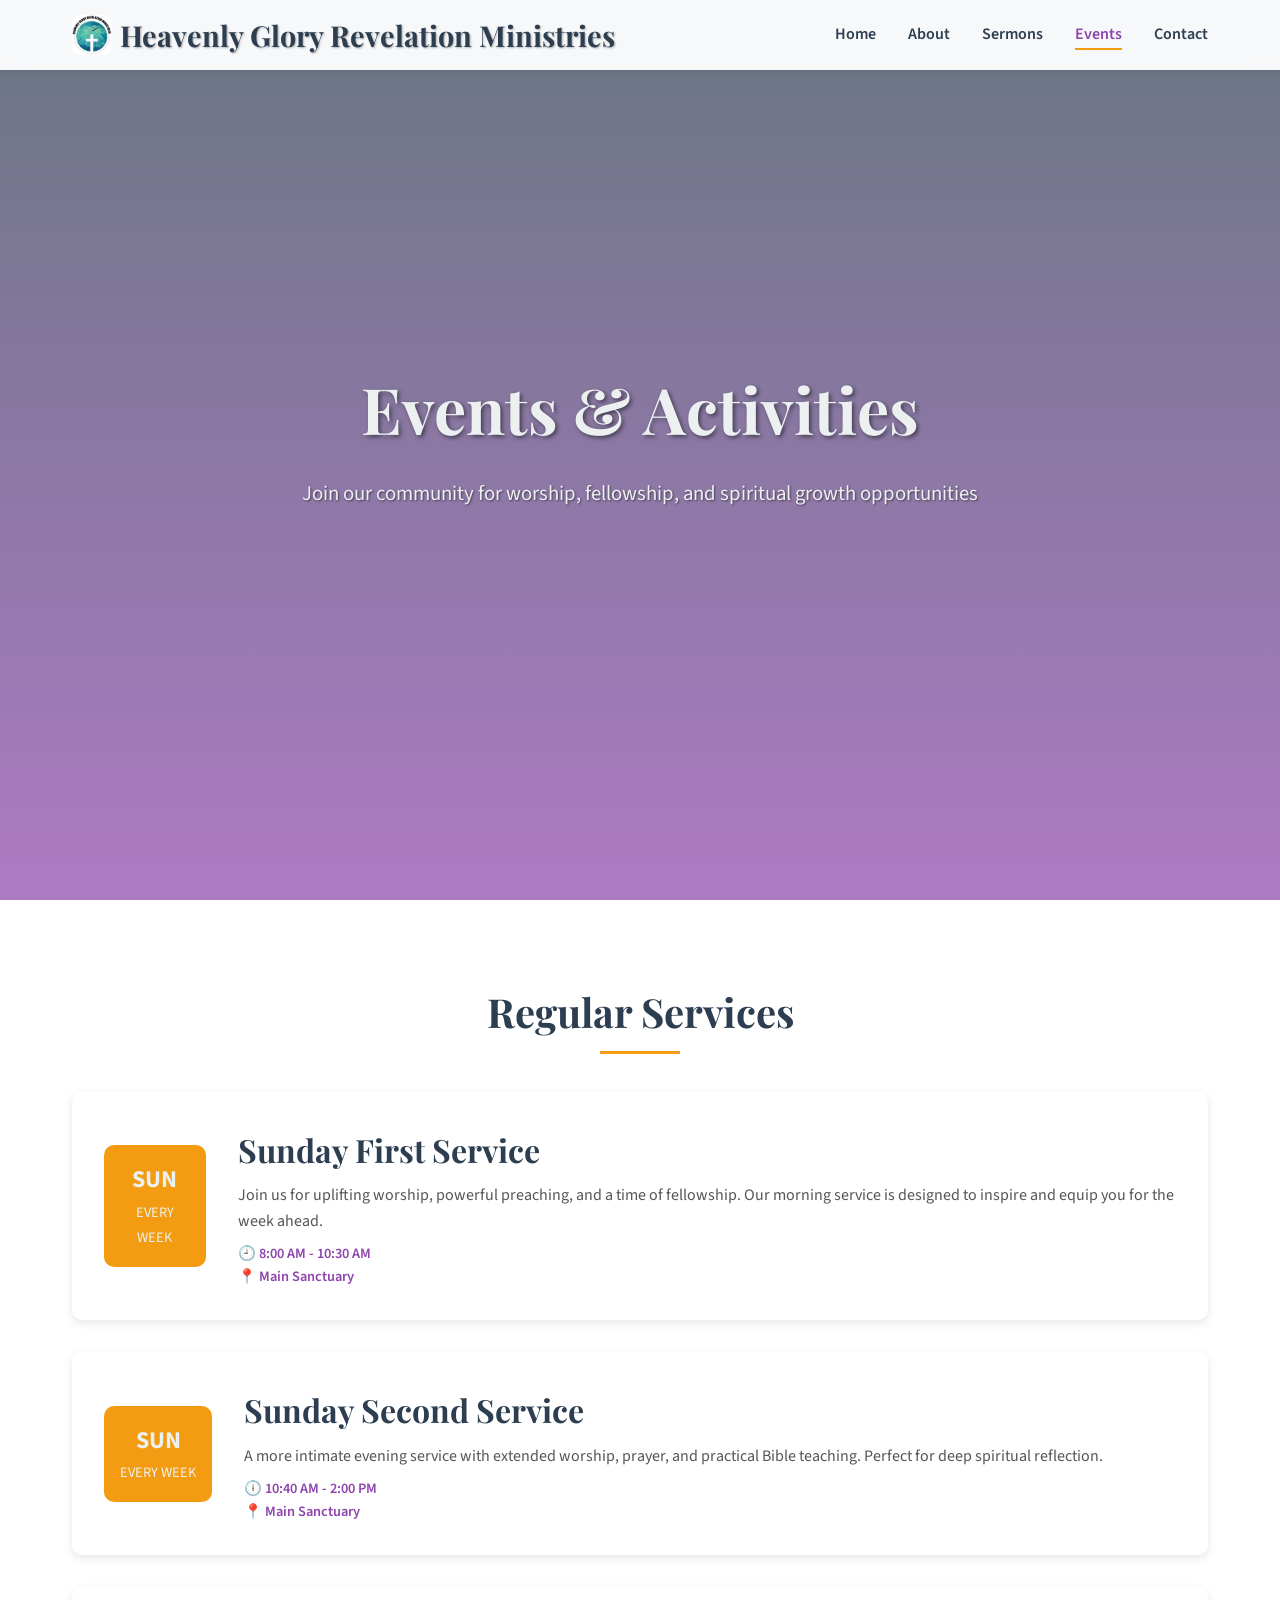
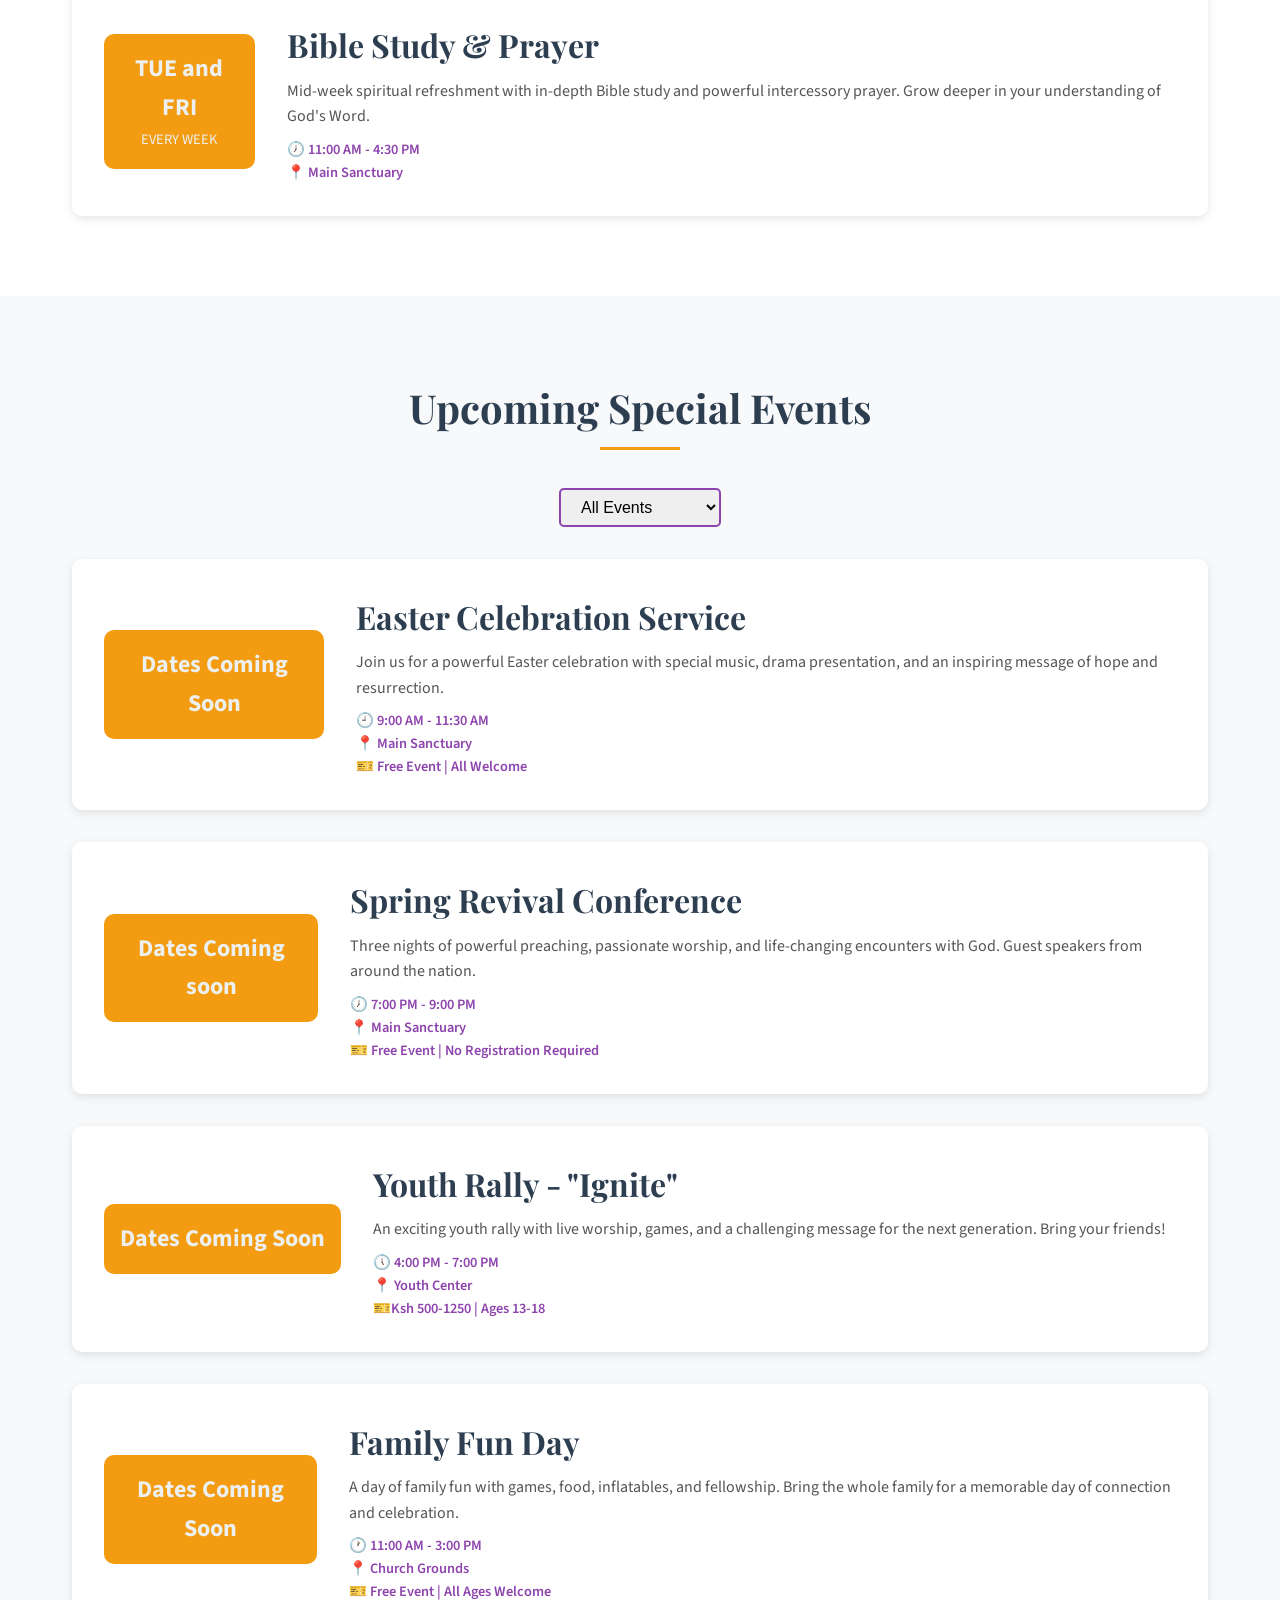
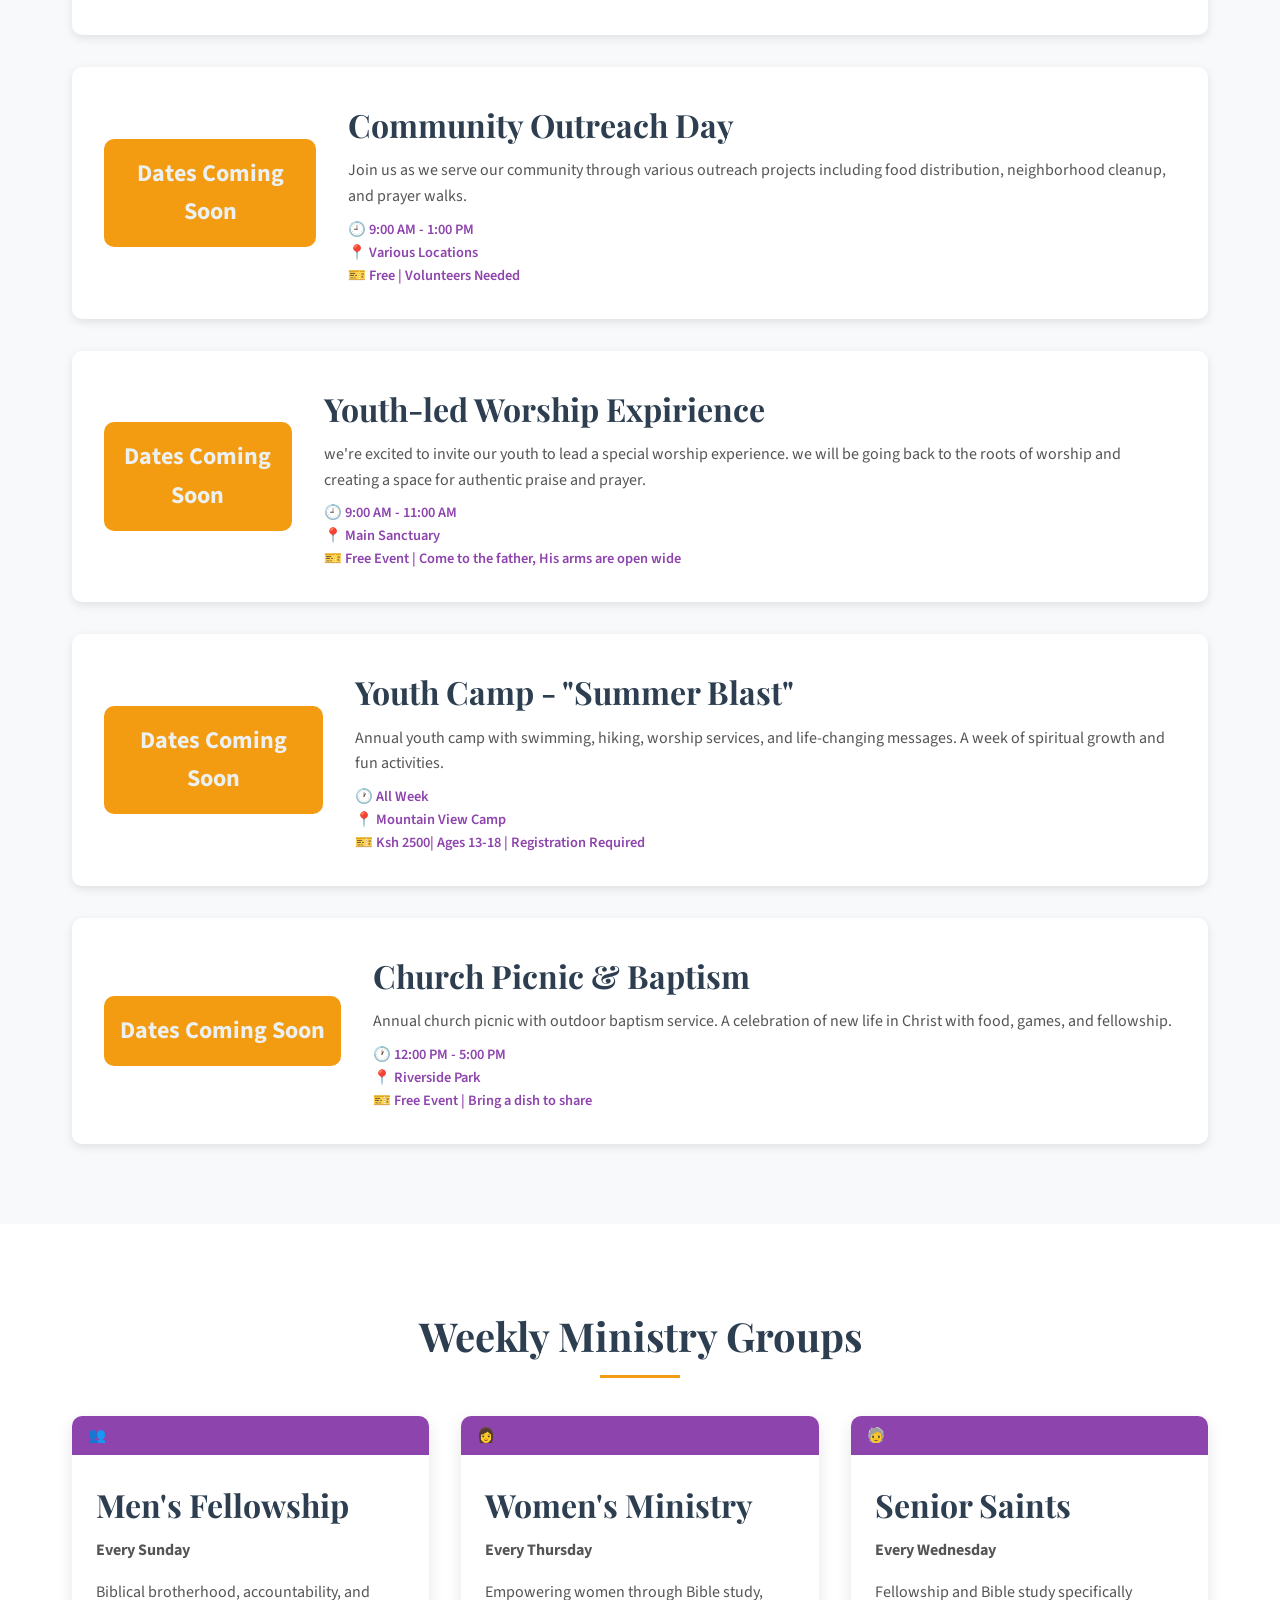
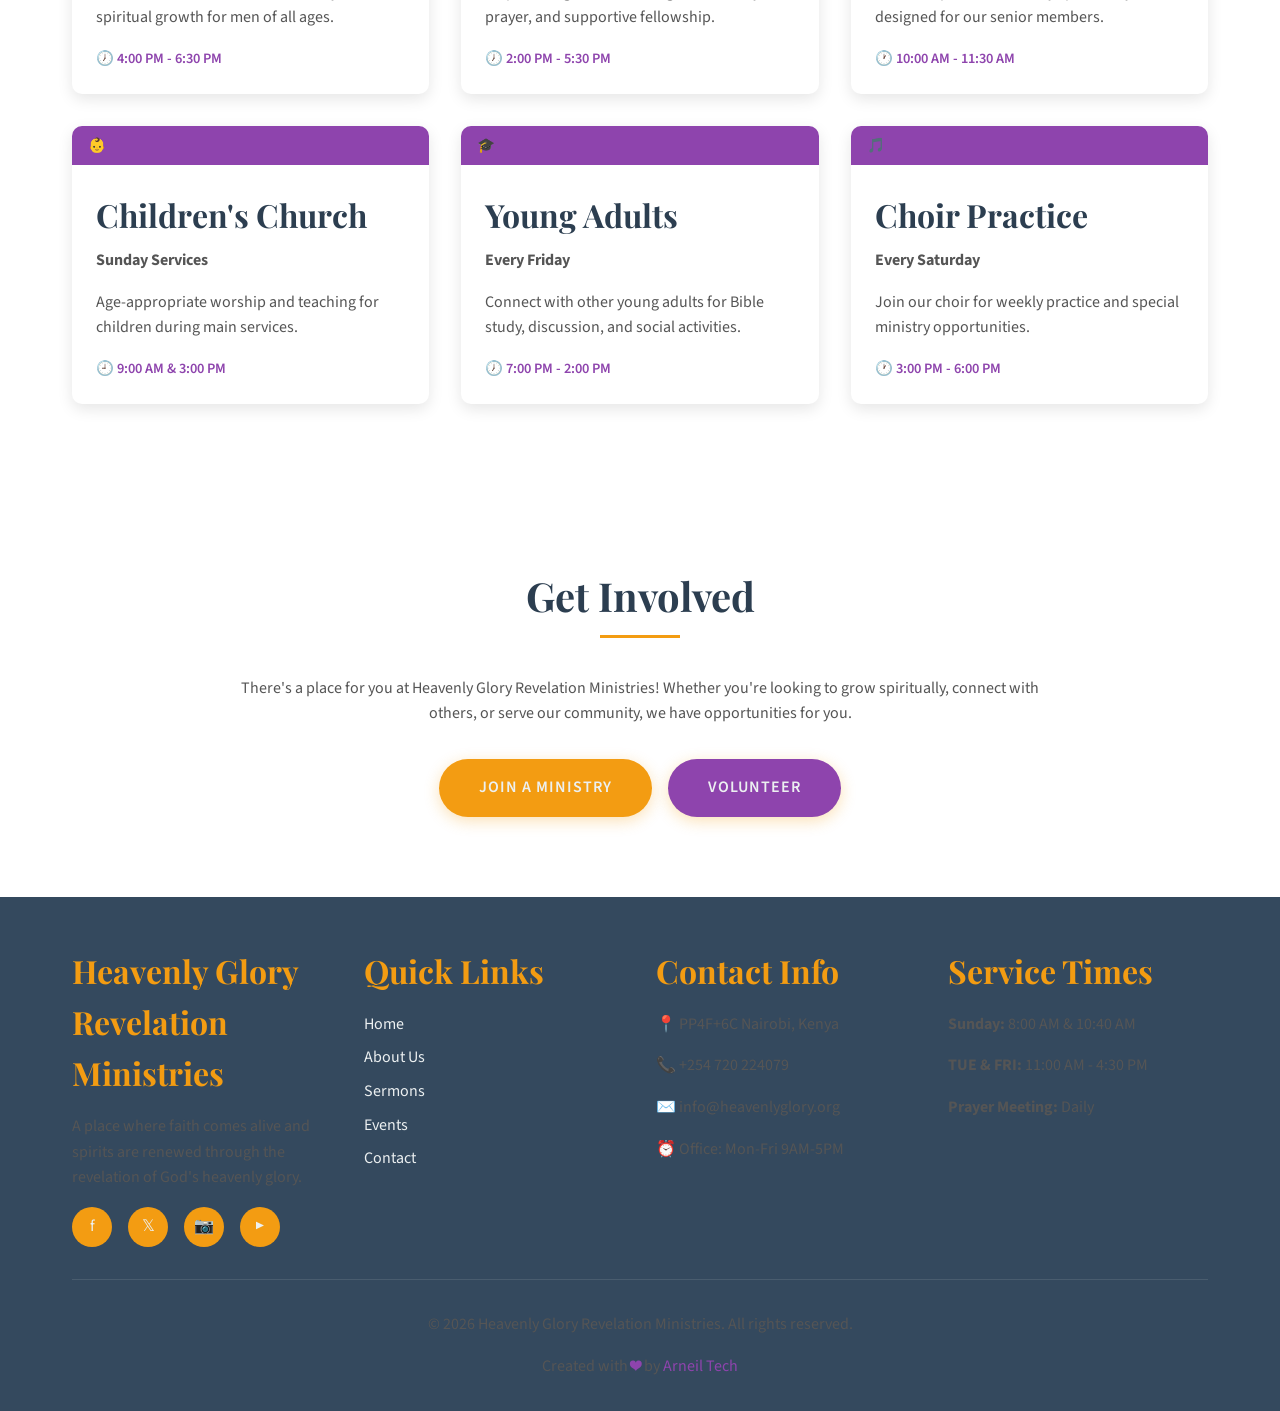
<file: pages/events.html>
<!DOCTYPE html>
<html lang="en">
<head>
    <meta charset="UTF-8">
    <meta name="viewport" content="width=device-width, initial-scale=1.0">
    <title>Events - Heavenly Glory Revelation Ministries</title>
    <meta name="description" content="Join us for upcoming events, services, and activities at Heavenly Glory Revelation Ministries">
    <meta name="keywords" content="church events, services, activities, calendar">
    
    <!-- CSS -->
    <link rel="stylesheet" href="../css/style.css">
    
    <!-- Favicon -->
    <link rel="icon" type="image/x-icon" href="../Assets/images/favicon.ico">
</head>
<body>
    <!-- Navigation -->
    <nav class="navbar">
        <div class="nav-container">
            <a href="index.html" class="logo">
                <img src="../Assets/images/logo.jpg" alt="Heavenly Glory Revelation Ministries">
                <span>Heavenly Glory Revelation Ministries</span>
            </a>
            <ul class="nav-links">
                <li><a href="index.html">Home</a></li>
                <li><a href="about.html">About</a></li>
                <li><a href="sermons.html">Sermons</a></li>
                <li><a href="events.html" class="active">Events</a></li>
                <li><a href="contact.html">Contact</a></li>
            </ul>
            <div class="hamburger">
                <span></span>
                <span></span>
                <span></span>
            </div>
        </div>
    </nav>

    <!-- Hero Section -->
    <section class="hero">
        <div class="hero-content">
            <h1>Events & Activities</h1>
            <p>Join our community for worship, fellowship, and spiritual growth opportunities</p>
        </div>
    </section>

    <!-- Regular Services Section -->
    <section class="about-section">
        <div class="container">
            <h2 class="section-title">Regular Services</h2>
            <div class="events-list">
                <div class="event-card" data-event-type="service">
                    <div class="event-date">
                        <span class="day">SUN</span>
                        <span class="month">Every Week</span>
                    </div>
                    <div class="event-content">
                        <h3>Sunday First Service</h3>
                        <p>Join us for uplifting worship, powerful preaching, and a time of fellowship. Our morning service is designed to inspire and equip you for the week ahead.</p>
                        <div class="event-time">🕘 8:00 AM - 10:30 AM</div>
                        <div class="event-time">📍 Main Sanctuary</div>
                    </div>
                </div>
                
                <div class="event-card" data-event-type="service">
                    <div class="event-date">
                        <span class="day">SUN</span>
                        <span class="month">Every Week</span>
                    </div>
                    <div class="event-content">
                        <h3>Sunday Second Service</h3>
                        <p>A more intimate evening service with extended worship, prayer, and practical Bible teaching. Perfect for deep spiritual reflection.</p>
                        <div class="event-time">🕕 10:40 AM - 2:00 PM</div>
                        <div class="event-time">📍 Main Sanctuary</div>
                    </div>
                </div>
                
                <div class="event-card" data-event-type="service">
                    <div class="event-date">
                        <span class="day">TUE and FRI</span>
                        <span class="month">Every Week</span>
                    </div>
                    <div class="event-content">
                        <h3>Bible Study & Prayer</h3>
                        <p>Mid-week spiritual refreshment with in-depth Bible study and powerful intercessory prayer. Grow deeper in your understanding of God's Word.</p>
                        <div class="event-time">🕖 11:00 AM - 4:30 PM</div>
                        <div class="event-time">📍 Main Sanctuary</div>
                    </div>
                </div>
            </div>
        </div>
    </section>

    <!-- Upcoming Events Section -->
    <section class="events-section">
        <div class="container">
            <h2 class="section-title">Upcoming Special Events</h2>
            
            <!-- Event Filter -->
            <div style="text-align: center; margin-bottom: 2rem;">
                <select id="event-filter" style="padding: 0.5rem 1rem; border: 2px solid var(--accent-color); border-radius: 5px; font-size: 1rem;">
                    <option value="all">All Events</option>
                    <option value="special">Special Events</option>
                    <option value="youth">Youth Events</option>
                    <option value="outreach">Outreach</option>
                    <option value="fellowship">Fellowship</option>
                </select>
            </div>
            
            <div class="events-list">
                <div class="event-card" data-event-type="special">
                    <div class="event-date">
                        <span class="day">Dates Coming Soon</span>
                        <span class="month"></span>
                    </div>
                    <div class="event-content">
                        <h3>Easter Celebration Service</h3>
                        <p>Join us for a powerful Easter celebration with special music, drama presentation, and an inspiring message of hope and resurrection.</p>
                        <div class="event-time">🕘 9:00 AM - 11:30 AM</div>
                        <div class="event-time">📍 Main Sanctuary</div>
                        <div class="event-time">🎫 Free Event | All Welcome</div>
                    </div>
                </div>
                
                <div class="event-card" data-event-type="special">
                    <div class="event-date">
                       <span class="day">Dates Coming soon </span>
                        <span class="month"></span>
                        
                    </div>
                    <div class="event-content">
                        <h3>Spring Revival Conference</h3>
                        <p>Three nights of powerful preaching, passionate worship, and life-changing encounters with God. Guest speakers from around the nation.</p>
                        <div class="event-time">🕖 7:00 PM - 9:00 PM</div>
                        <div class="event-time">📍 Main Sanctuary</div>
                        <div class="event-time">🎫 Free Event | No Registration Required</div>
                    </div>
                </div>
                
                <div class="event-card" data-event-type="youth">
                    <div class="event-date">
                        <span class="day">Dates Coming Soon</span>
                        <span class="month"></span>
                    </div>
                    <div class="event-content">
                        <h3>Youth Rally - "Ignite"</h3>
                        <p>An exciting youth rally with live worship, games, and a challenging message for the next generation. Bring your friends!</p>
                        <div class="event-time">🕔 4:00 PM - 7:00 PM</div>
                        <div class="event-time">📍 Youth Center</div>
                        <div class="event-time">🎫Ksh 500-1250 | Ages 13-18</div>
                    </div>
                </div>
                
                <div class="event-card" data-event-type="fellowship">
                    <div class="event-date">
                        <span class="day">Dates Coming Soon</span>
                        <span class="month"></span>
                    </div>
                    <div class="event-content">
                        <h3>Family Fun Day</h3>
                        <p>A day of family fun with games, food, inflatables, and fellowship. Bring the whole family for a memorable day of connection and celebration.</p>
                        <div class="event-time">🕐 11:00 AM - 3:00 PM</div>
                        <div class="event-time">📍 Church Grounds</div>
                        <div class="event-time">🎫 Free Event | All Ages Welcome</div>
                    </div>
                </div>
                
                <div class="event-card" data-event-type="outreach">
                    <div class="event-date">
                        <span class="day">Dates Coming Soon</span>
                        <span class="month"></span>
                    </div>
                    <div class="event-content">
                        <h3>Community Outreach Day</h3>
                        <p>Join us as we serve our community through various outreach projects including food distribution, neighborhood cleanup, and prayer walks.</p>
                        <div class="event-time">🕘 9:00 AM - 1:00 PM</div>
                        <div class="event-time">📍 Various Locations</div>
                        <div class="event-time">🎫 Free | Volunteers Needed</div>
                    </div>
                </div>
                
                <div class="event-card" data-event-type="special">
                    <div class="event-date">
                        <span class="day">Dates Coming Soon</span>
                        <span class="month"></span>
                    </div>
                    <div class="event-content">
                        <h3>Youth-led Worship Expirience</h3>
                        <p> we're excited to invite our youth to lead a special worship experience. we will be going back to the roots of worship and creating a space for authentic praise and prayer.</p>
                        <div class="event-time">🕘 9:00 AM - 11:00 AM</div>
                        <div class="event-time">📍 Main Sanctuary</div>
                        <div class="event-time">🎫 Free Event | Come to the father, His arms are open wide</div>
                    </div>
                </div>
                
                <div class="event-card" data-event-type="youth">
                    <div class="event-date">
                        <span class="day">Dates Coming Soon</span>
                        <span class="month"></span>
                    </div>
                    <div class="event-content">
                        <h3>Youth Camp - "Summer Blast"</h3>
                        <p>Annual youth camp with swimming, hiking, worship services, and life-changing messages. A week of spiritual growth and fun activities.</p>
                        <div class="event-time">🕐 All Week</div>
                        <div class="event-time">📍 Mountain View Camp</div>
                        <div class="event-time">🎫 Ksh 2500| Ages 13-18 | Registration Required</div>
                    </div>
                </div>
                
                <div class="event-card" data-event-type="fellowship">
                    <div class="event-date">
                        <span class="day">Dates Coming Soon</span>
                        <span class="month"></span>
                    </div>
                    <div class="event-content">
                        <h3>Church Picnic & Baptism</h3>
                        <p>Annual church picnic with outdoor baptism service. A celebration of new life in Christ with food, games, and fellowship.</p>
                        <div class="event-time">🕐 12:00 PM - 5:00 PM</div>
                        <div class="event-time">📍 Riverside Park</div>
                        <div class="event-time">🎫 Free Event | Bring a dish to share</div>
                    </div>
                </div>
            </div>
        </div>
    </section>

    <!-- Ministry Groups Section -->
    <section class="about-section">
        <div class="container">
            <h2 class="section-title">Weekly Ministry Groups</h2>
            <div class="sermons-grid">
                <div class="sermon-card">
                    <div class="sermon-date">👥</div>
                    <div class="sermon-content">
                        <h3>Men's Fellowship</h3>
                        <p><strong>Every Sunday</strong></p>
                        <p>Biblical brotherhood, accountability, and spiritual growth for men of all ages.</p>
                        <div class="event-time">🕖 4:00 PM - 6:30 PM</div>
                    </div>
                </div>
                
                <div class="sermon-card">
                    <div class="sermon-date">👩</div>
                    <div class="sermon-content">
                        <h3>Women's Ministry</h3>
                        <p><strong>Every Thursday</strong></p>
                        <p>Empowering women through Bible study, prayer, and supportive fellowship.</p>
                        <div class="event-time">🕖 2:00 PM - 5:30 PM</div>
                    </div>
                </div>
                
                <div class="sermon-card">
                    <div class="sermon-date">🧓</div>
                    <div class="sermon-content">
                        <h3>Senior Saints</h3>
                        <p><strong>Every Wednesday</strong></p>
                        <p>Fellowship and Bible study specifically designed for our senior members.</p>
                        <div class="event-time">🕐 10:00 AM - 11:30 AM</div>
                    </div>
                </div>
                
                <div class="sermon-card">
                    <div class="sermon-date">👶</div>
                    <div class="sermon-content">
                        <h3>Children's Church</h3>
                        <p><strong>Sunday Services</strong></p>
                        <p>Age-appropriate worship and teaching for children during main services.</p>
                        <div class="event-time">🕘 9:00 AM & 3:00 PM</div>
                    </div>
                </div>
                
                <div class="sermon-card">
                    <div class="sermon-date">🎓</div>
                    <div class="sermon-content">
                        <h3>Young Adults</h3>
                        <p><strong>Every Friday</strong></p>
                        <p>Connect with other young adults for Bible study, discussion, and social activities.</p>
                        <div class="event-time">🕖 7:00 PM - 2:00 PM</div>
                    </div>
                </div>
                
                <div class="sermon-card">
                    <div class="sermon-date">🎵</div>
                    <div class="sermon-content">
                        <h3>Choir Practice</h3>
                        <p><strong>Every Saturday</strong></p>
                        <p>Join our choir for weekly practice and special ministry opportunities.</p>
                        <div class="event-time">🕐 3:00 PM - 6:00 PM</div>
                    </div>
                </div>
            </div>
        </div>
    </section>

    <!-- Call to Action Section -->
    <section class="contact-section">
        <div class="container">
            <h2 class="section-title">Get Involved</h2>
            <div style="text-align: center; max-width: 800px; margin: 0 auto;">
                <p>There's a place for you at Heavenly Glory Revelation Ministries! Whether you're looking to grow spiritually, connect with others, or serve our community, we have opportunities for you.</p>
                <div style="display: flex; gap: 1rem; justify-content: center; margin-top: 2rem; flex-wrap: wrap;">
                    <a href="contact.html" class="cta-button">Join a Ministry</a>
                    <a href="contact.html" class="cta-button" style="background: var(--accent-color);">Volunteer</a>
                </div>
            </div>
        </div>
    </section>

    <!-- Footer -->
    <footer>
        <div class="container">
            <div class="footer-content">
                <div class="footer-section">
                    <h3>Heavenly Glory Revelation Ministries</h3>
                    <p>A place where faith comes alive and spirits are renewed through the revelation of God's heavenly glory.</p>
                    <div class="social-links">
                        <a href="#" aria-label="Facebook">f</a>
                        <a href="#" aria-label="Twitter">𝕏</a>
                        <a href="#" aria-label="Instagram">📷</a>
                        <a href="#" aria-label="YouTube">▶</a>
                    </div>
                </div>
                
                <div class="footer-section">
                    <h3>Quick Links</h3>
                    <ul>
                        <li><a href="index.html">Home</a></li>
                        <li><a href="about.html">About Us</a></li>
                        <li><a href="sermons.html">Sermons</a></li>
                        <li><a href="events.html">Events</a></li>
                        <li><a href="contact.html">Contact</a></li>
                    </ul>
                </div>
                
                <div class="footer-section">
                    <h3>Contact Info</h3>
                    <p>📍 PP4F+6C Nairobi, Kenya</p>
                    <p>📞 +254 720 224079</p>
                    <p>✉️ info@heavenlyglory.org</p>
                    <p>⏰ Office: Mon-Fri 9AM-5PM</p>
                </div>
                
                <div class="footer-section">
                    <h3>Service Times</h3>
                    <p><strong>Sunday:</strong> 8:00 AM & 10:40 AM</p>
                    <p><strong>TUE & FRI:</strong> 11:00 AM - 4:30 PM</p>
                    <p><strong>Prayer Meeting:</strong> Daily</p>
                </div>
            </div>
            
            <div class="footer-bottom">
                <p>&copy; 2024 Heavenly Glory Revelation Ministries. All rights reserved.</p>
                <p>Created with <span style="color: var(--accent-color);">❤</span> by <span style="color: var(--accent-color); text-decoration: none;">Arneil Tech</span></p>
            </div>
        </div>
    </footer>

    <!-- JavaScript -->
    <script src="../js/script.js"></script>
    <script>
        // Additional event page functionality
        document.addEventListener('DOMContentLoaded', function() {
            const eventFilter = document.getElementById('event-filter');
            const eventCards = document.querySelectorAll('.event-card');
            
            if (eventFilter) {
                eventFilter.addEventListener('change', function() {
                    const filterValue = this.value.toLowerCase();
                    
                    eventCards.forEach(card => {
                        const eventType = card.getAttribute('data-event-type') || 'all';
                        
                        if (filterValue === 'all' || eventType === filterValue) {
                            card.style.display = 'flex';
                            card.classList.add('fade-in');
                        } else {
                            card.style.display = 'none';
                        }
                    });
                });
            }
            
            // Add countdown timers for special events
            function createCountdown(elementId, targetDate) {
                const element = document.getElementById(elementId);
                if (!element) return;
                
                function updateCountdown() {
                    const now = new Date().getTime();
                    const distance = targetDate - now;
                    
                    if (distance < 0) {
                        element.innerHTML = "Event has started!";
                        return;
                    }
                    
                    const days = Math.floor(distance / (1000 * 60 * 60 * 24));
                    const hours = Math.floor((distance % (1000 * 60 * 60 * 24)) / (1000 * 60 * 60));
                    const minutes = Math.floor((distance % (1000 * 60 * 60)) / (1000 * 60));
                    
                    element.innerHTML = `${days} days, ${hours} hours, ${minutes} minutes`;
                }
                
                updateCountdown();
                setInterval(updateCountdown, 60000); // Update every minute
            }
            
            // Example countdown for Easter (April 15, 2024)
            const easterDate = new Date('April 15, 2024 09:00:00').getTime();
            // createCountdown('easter-countdown', easterDate);
        });
    </script>
</body>
</html>
</file>
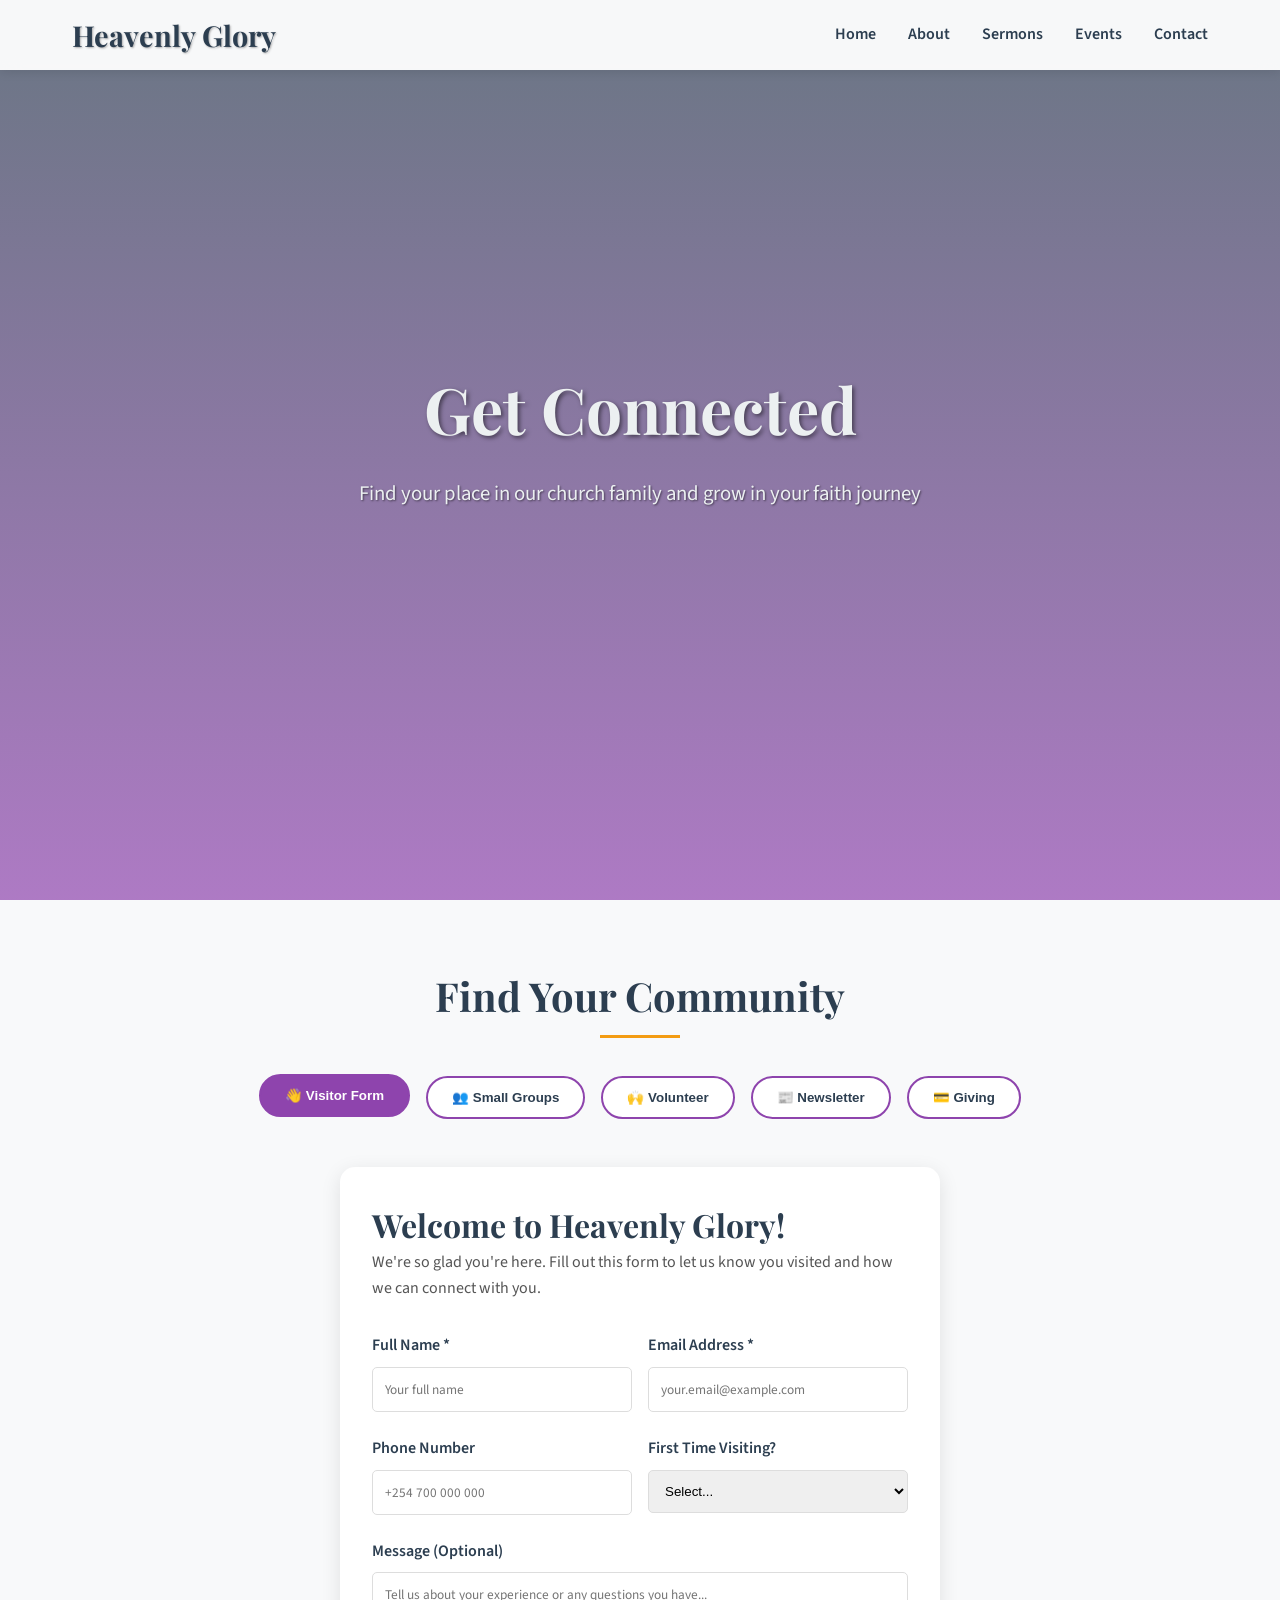
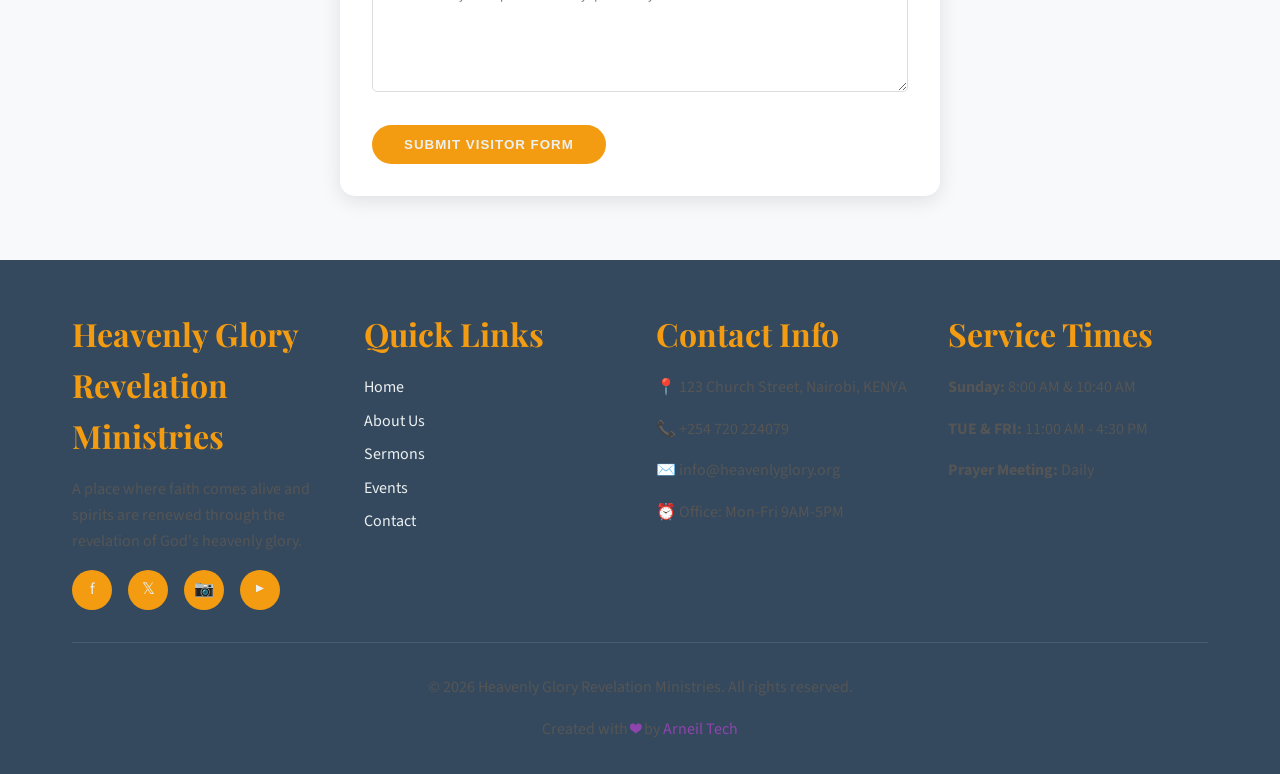
<file: pages/get-connected.html>
<!DOCTYPE html>
<html lang="en">
<head>
    <meta charset="UTF-8">
    <meta name="viewport" content="width=device-width, initial-scale=1.0">
    <title>Get Connected - Heavenly Glory Revelation Ministries</title>
    <meta name="description" content="Get connected with Heavenly Glory Revelation Ministries - join groups, volunteer, and grow in faith">
    
    <!-- CSS -->
    <link rel="stylesheet" href="../css/style.css">
    
    <!-- Favicon -->
    <link rel="icon" type="image/x-icon" href="../Assets/images/favicon.ico">
    
    <!-- Additional CSS for Get Connected Section -->
    <style>
        .get-connected-section {
            background: var(--bg-light);
            padding: 4rem 0;
        }
        
        .connected-tabs {
            display: flex;
            justify-content: center;
            gap: 1rem;
            margin-bottom: 3rem;
            flex-wrap: wrap;
        }
        
        .tab-button {
            padding: 0.75rem 1.5rem;
            background: var(--white);
            border: 2px solid var(--accent-color);
            border-radius: 50px;
            cursor: pointer;
            transition: all 0.3s ease;
            font-weight: 600;
            color: var(--text-dark);
        }
        
        .tab-button:hover,
        .tab-button.active {
            background: var(--accent-color);
            color: var(--white);
            transform: translateY(-2px);
        }
        
        .tab-content {
            display: none;
            animation: fadeInUp 0.5s ease;
        }
        
        .tab-content.active {
            display: block;
        }
        
        .connected-grid {
            display: grid;
            grid-template-columns: repeat(auto-fit, minmax(300px, 1fr));
            gap: 2rem;
            margin-top: 2rem;
        }
        
        .connected-card {
            background: var(--white);
            border-radius: 15px;
            padding: 2rem;
            box-shadow: 0 5px 20px rgba(0, 0, 0, 0.1);
            transition: all 0.3s ease;
            border-left: 4px solid var(--secondary-color);
        }
        
        .connected-card:hover {
            transform: translateY(-5px);
            box-shadow: 0 10px 30px rgba(0, 0, 0, 0.15);
        }
        
        .connected-icon {
            width: 60px;
            height: 60px;
            background: linear-gradient(135deg, var(--primary-color), var(--accent-color));
            border-radius: 50%;
            display: flex;
            align-items: center;
            justify-content: center;
            color: var(--white);
            font-size: 1.5rem;
            margin-bottom: 1rem;
        }
        
        .connected-form {
            max-width: 600px;
            margin: 0 auto;
            background: var(--white);
            padding: 2rem;
            border-radius: 15px;
            box-shadow: 0 5px 20px rgba(0, 0, 0, 0.1);
        }
        
        .form-row {
            display: grid;
            grid-template-columns: 1fr 1fr;
            gap: 1rem;
        }
        
        .newsletter-form {
            text-align: center;
            max-width: 500px;
            margin: 0 auto;
        }
        
        .newsletter-input-group {
            display: flex;
            gap: 1rem;
            margin-top: 1rem;
        }
        
        .newsletter-input-group input {
            flex: 1;
            padding: 0.75rem;
            border: 2px solid var(--accent-color);
            border-radius: 50px;
            font-size: 1rem;
        }
        
        .giving-options {
            display: grid;
            grid-template-columns: repeat(auto-fit, minmax(250px, 1fr));
            gap: 2rem;
            margin-top: 2rem;
        }
        
        .giving-card {
            background: var(--white);
            padding: 2rem;
            border-radius: 15px;
            text-align: center;
            box-shadow: 0 5px 20px rgba(0, 0, 0, 0.1);
            transition: all 0.3s ease;
        }
        
        .giving-card:hover {
            transform: translateY(-5px);
            box-shadow: 0 10px 30px rgba(0, 0, 0, 0.15);
        }
        
        .giving-icon {
            font-size: 3rem;
            margin-bottom: 1rem;
        }
        
        .success-message {
            background: #d4edda;
            color: #155724;
            padding: 1rem;
            border-radius: 10px;
            margin-top: 1rem;
            display: none;
        }
        
        @media (max-width: 768px) {
            .form-row {
                grid-template-columns: 1fr;
            }
            
            .newsletter-input-group {
                flex-direction: column;
            }
            
            .connected-tabs {
                flex-direction: column;
                align-items: center;
            }
            
            .tab-button {
                width: 200px;
                text-align: center;
            }
        }
    </style>
</head>
<body>
    <!-- Navigation -->
    <nav class="navbar">
        <div class="nav-container">
            <a href="index.html" class="logo">Heavenly Glory</a>
            <ul class="nav-links">
                <li><a href="index.html">Home</a></li>
                <li><a href="about.html">About</a></li>
                <li><a href="sermons.html">Sermons</a></li>
                <li><a href="events.html">Events</a></li>
                <li><a href="contact.html">Contact</a></li>
            </ul>
            <div class="hamburger">
                <span></span>
                <span></span>
                <span></span>
            </div>
        </div>
    </nav>

    <!-- Hero Section -->
    <section class="hero">
        <div class="hero-content">
            <h1>Get Connected</h1>
            <p>Find your place in our church family and grow in your faith journey</p>
        </div>
    </section>

    <!-- Get Connected Section -->
    <section class="get-connected-section">
        <div class="container">
            <h2 class="section-title">Find Your Community</h2>
            
            <!-- Tab Navigation -->
            <div class="connected-tabs">
                <button class="tab-button active" onclick="showTab('visitor')">👋 Visitor Form</button>
                <button class="tab-button" onclick="showTab('groups')">👥 Small Groups</button>
                <button class="tab-button" onclick="showTab('volunteer')">🙌 Volunteer</button>
                <button class="tab-button" onclick="showTab('newsletter')">📰 Newsletter</button>
                <button class="tab-button" onclick="showTab('giving')">💳 Giving</button>
            </div>

            <!-- Visitor Form Tab -->
            <div id="visitor-tab" class="tab-content active">
                <div class="connected-form">
                    <h3>Welcome to Heavenly Glory!</h3>
                    <p>We're so glad you're here. Fill out this form to let us know you visited and how we can connect with you.</p>
                    
                    <form id="visitorForm" style="margin-top: 2rem;">
                        <div class="form-row">
                            <div class="form-group">
                                <label for="visitor-name">Full Name *</label>
                                <input type="text" id="visitor-name" name="name" required placeholder="Your full name">
                            </div>
                            <div class="form-group">
                                <label for="visitor-email">Email Address *</label>
                                <input type="email" id="visitor-email" name="email" required placeholder="your.email@example.com">
                            </div>
                        </div>
                        
                        <div class="form-row">
                            <div class="form-group">
                                <label for="visitor-phone">Phone Number</label>
                                <input type="tel" id="visitor-phone" name="phone" placeholder="+254 700 000 000">
                            </div>
                            <div class="form-group">
                                <label for="first-time">First Time Visiting?</label>
                                <select id="first-time" name="first-time" required style="width: 100%; padding: 0.75rem; border: 1px solid #ddd; border-radius: 5px;">
                                    <option value="">Select...</option>
                                    <option value="yes">Yes, first time!</option>
                                    <option value="no">No, I've been before</option>
                                </select>
                            </div>
                        </div>
                        
                        <div class="form-group">
                            <label for="visitor-message">Message (Optional)</label>
                            <textarea id="visitor-message" name="message" placeholder="Tell us about your experience or any questions you have..." rows="4"></textarea>
                        </div>
                        
                        <button type="submit" class="submit-btn">Submit Visitor Form</button>
                    </form>
                    
                    <div id="visitor-success" class="success-message">
                        Thank you for visiting Heavenly Glory! We're excited to connect with you soon.
                    </div>
                </div>
            </div>

            <!-- Small Groups Tab -->
            <div id="groups-tab" class="tab-content">
                <h3 style="text-align: center; margin-bottom: 2rem;">Join a Small Group</h3>
                <p style="text-align: center; max-width: 600px; margin: 0 auto 2rem;">Small groups are the best way to get connected and grow in your faith. Find one that fits your schedule and interests.</p>
                
                <div class="connected-grid">
                    <div class="connected-card">
                        <div class="connected-icon">👥</div>
                        <h4>Men's Fellowship</h4>
                        <p>Biblical brotherhood, accountability, and spiritual growth for men of all ages. We study God's Word and support each other in our faith journey.</p>
                        <p><strong>When:</strong> Every Sunday, 4:00 PM - 6:30 PM</p>
                        <p><strong>Where:</strong> Main Sanctuary</p>
                        <button class="cta-button" onclick="joinGroup('Men\'s Fellowship')" style="margin-top: 1rem;">Join Group</button>
                    </div>
                    
                    <div class="connected-card">
                        <div class="connected-icon">👩</div>
                        <h4>Women's Ministry</h4>
                        <p>Empowering women through Bible study, prayer, and supportive fellowship. A safe place to grow and connect with other women.</p>
                        <p><strong>When:</strong> Every Thursday, 2:00 PM - 5:30 PM</p>
                        <p><strong>Where:</strong> Fellowship Hall</p>
                        <button class="cta-button" onclick="joinGroup('Women\'s Ministry')" style="margin-top: 1rem;">Join Group</button>
                    </div>
                    
                    <div class="connected-card">
                        <div class="connected-icon">🧓</div>
                        <h4>Senior Saints</h4>
                        <p>Fellowship and Bible study specifically designed for our senior members. Come for wisdom, community, and spiritual encouragement.</p>
                        <p><strong>When:</strong> Every Wednesday, 10:00 AM - 11:30 AM</p>
                        <p><strong>Where:</strong> Fellowship Hall</p>
                        <button class="cta-button" onclick="joinGroup('Senior Saints')" style="margin-top: 1rem;">Join Group</button>
                    </div>
                    
                    <div class="connected-card">
                        <div class="connected-icon">🎓</div>
                        <h4>Young Adults</h4>
                        <p>Connect with other young adults for Bible study, discussion, and social activities. Perfect for college students and young professionals.</p>
                        <p><strong>When:</strong> Every Friday, 7:00 PM - 9:00 PM</p>
                        <p><strong>Where:</strong> Youth Center</p>
                        <button class="cta-button" onclick="joinGroup('Young Adults')" style="margin-top: 1rem;">Join Group</button>
                    </div>
                    
                    <div class="connected-card">
                        <div class="connected-icon">💑</div>
                        <h4>Married Couples</h4>
                        <p>Strengthen your marriage and connect with other couples through Biblical teaching and fellowship. Build lasting relationships.</p>
                        <p><strong>When:</strong> Every Saturday, 3:00 PM - 5:00 PM</p>
                        <p><strong>Where:</strong> Fellowship Hall</p>
                        <button class="cta-button" onclick="joinGroup('Married Couples')" style="margin-top: 1rem;">Join Group</button>
                    </div>
                    
                    <div class="connected-card">
                        <div class="connected-icon">📖</div>
                        <h4>Bible Study Group</h4>
                        <p>Deep dive into Scripture with in-depth study and discussion. Perfect for those who want to grow in their understanding of God's Word.</p>
                        <p><strong>When:</strong> Every Tuesday, 6:00 PM - 7:30 PM</p>
                        <p><strong>Where:</strong> Main Sanctuary</p>
                        <button class="cta-button" onclick="joinGroup('Bible Study Group')" style="margin-top: 1rem;">Join Group</button>
                    </div>
                </div>
            </div>

            <!-- Volunteer Tab -->
            <div id="volunteer-tab" class="tab-content">
                <h3 style="text-align: center; margin-bottom: 2rem;">Serve With Us</h3>
                <p style="text-align: center; max-width: 600px; margin: 0 auto 2rem;">Use your gifts and talents to make a difference. There's a place for you to serve!</p>
                
                <div class="connected-grid">
                    <div class="connected-card">
                        <div class="connected-icon">👋</div>
                        <h4>Ushering Team</h4>
                        <p>Help create a welcoming environment by greeting guests, handing out programs, and assisting with seating during services.</p>
                        <p><strong>Time Commitment:</strong> One Sunday per month</p>
                        <p><strong>Requirements:</strong> Friendly smile and servant heart</p>
                        <button class="cta-button" onclick="signUpVolunteer('Ushering Team')" style="margin-top: 1rem;">Sign Up</button>
                    </div>
                    
                    <div class="connected-card">
                        <div class="connected-icon">🎵</div>
                        <h4>Choir & Worship</h4>
                        <p>Use your musical gifts to lead the congregation in worship. Vocalists and instrumentalists welcome!</p>
                        <p><strong>Time Commitment:</strong> Weekly rehearsals + Sunday services</p>
                        <p><strong>Requirements:</strong> Musical ability and heart for worship</p>
                        <button class="cta-button" onclick="signUpVolunteer('Choir & Worship')" style="margin-top: 1rem;">Sign Up</button>
                    </div>
                    
                    <div class="connected-card">
                        <div class="connected-icon">📹</div>
                        <h4>Media Team</h4>
                        <p>Help with live streaming, sound, lighting, and presentation slides during services. No experience needed - we'll train you!</p>
                        <p><strong>Time Commitment:</strong> One Sunday per month</p>
                        <p><strong>Requirements:</strong> Willingness to learn technical skills</p>
                        <button class="cta-button" onclick="signUpVolunteer('Media Team')" style="margin-top: 1rem;">Sign Up</button>
                    </div>
                    
                    <div class="connected-card">
                        <div class="connected-icon">👶</div>
                        <h4>Children's Ministry</h4>
                        <p>Invest in the next generation by teaching and caring for children during Sunday services. Background check required.</p>
                        <p><strong>Time Commitment:</strong> One Sunday per month</p>
                        <p><strong>Requirements:</strong> Love for children and patience</p>
                        <button class="cta-button" onclick="signUpVolunteer('Children\'s Ministry')" style="margin-top: 1rem;">Sign Up</button>
                    </div>
                    
                    <div class="connected-card">
                        <div class="connected-icon">🌍</div>
                        <h4>Outreach Team</h4>
                        <p>Help us serve our community through various outreach projects, food distribution, and evangelism efforts.</p>
                        <p><strong>Time Commitment:</strong> As needed for events</p>
                        <p><strong>Requirements:</strong> Heart for serving others</p>
                        <button class="cta-button" onclick="signUpVolunteer('Outreach Team')" style="margin-top: 1rem;">Sign Up</button>
                    </div>
                    
                    <div class="connected-card">
                        <div class="connected-icon">☕</div>
                        <h4>Café Team</h4>
                        <p>Prepare and serve coffee/tea before and after services. Help create a warm, welcoming atmosphere for fellowship.</p>
                        <p><strong>Time Commitment:</strong> One Sunday per month</p>
                        <p><strong>Requirements:</strong> Friendly and service-oriented</p>
                        <button class="cta-button" onclick="signUpVolunteer('Café Team')" style="margin-top: 1rem;">Sign Up</button>
                    </div>
                </div>
            </div>

            <!-- Newsletter Tab -->
            <div id="newsletter-tab" class="tab-content">
                <div class="newsletter-form">
                    <div class="connected-icon" style="margin: 0 auto 1rem;">
                        📰
                    </div>
                    <h3>Stay Connected</h3>
                    <p>Get our weekly newsletter with upcoming events, sermon notes, and ministry updates delivered to your inbox.</p>
                    
                    <form id="newsletterForm" style="margin-top: 2rem;">
                        <div class="form-group">
                            <label for="newsletter-name">Your Name</label>
                            <input type="text" id="newsletter-name" name="name" placeholder="Your full name" style="width: 100%; padding: 0.75rem; border: 1px solid #ddd; border-radius: 5px; margin-bottom: 1rem;">
                        </div>
                        
                        <div class="newsletter-input-group">
                            <input type="email" id="newsletter-email" name="email" placeholder="your.email@example.com" required>
                            <button type="submit" class="cta-button">Subscribe</button>
                        </div>
                    </form>
                    
                    <div id="newsletter-success" class="success-message">
                        Thank you for subscribing! Check your email for a welcome message.
                    </div>
                    
                    <p style="margin-top: 2rem; font-size: 0.9rem; color: #666;">
                        <strong>What you'll receive:</strong><br>
                        • Weekly event announcements<br>
                        • Sermon notes and discussion questions<br>
                        • Ministry updates and testimonies<br>
                        • Special event invitations
                    </p>
                </div>
            </div>

            <!-- Giving Tab -->
            <div id="giving-tab" class="tab-content">
                <h3 style="text-align: center; margin-bottom: 2rem;">Online Giving</h3>
                <p style="text-align: center; max-width: 600px; margin: 0 auto 2rem;">Your generosity helps us fulfill our mission to reveal God's glory to our community and beyond. Thank you for your partnership!</p>
                
                <div class="giving-options">
                    <div class="giving-card">
                        <div class="giving-icon">📱</div>
                        <h4>M-Pesa</h4>
                        <p>Give securely using M-Pesa mobile money.</p>
                        <p style="font-weight: bold; margin: 1rem 0;">Paybill: 123456</p>
                        <p style="font-weight: bold;">Account: GIVING</p>
                        <button class="cta-button" onclick="giveNow('M-Pesa')" style="margin-top: 1rem;">Give Now</button>
                    </div>
                    
                    <div class="giving-card">
                        <div class="giving-icon">🏦</div>
                        <h4>Bank Transfer</h4>
                        <p>Transfer directly to our church bank account.</p>
                        <p style="font-weight: bold; margin: 1rem 0;">Bank: Kenya Commercial Bank</p>
                        <p style="font-weight: bold;">Account: 0123456789</p>
                        <button class="cta-button" onclick="giveNow('Bank Transfer')" style="margin-top: 1rem;">Give Now</button>
                    </div>
                    
                    <div class="giving-card">
                        <div class="giving-icon">💳</div>
                        <h4>Card Payment</h4>
                        <p>Give using your debit or credit card through our secure payment portal.</p>
                        <p style="margin: 1rem 0;">Visa, Mastercard, and other major cards accepted.</p>
                        <p style="color: var(--accent-color); font-weight: bold;">Secure & Encrypted</p>
                        <button class="cta-button" onclick="giveNow('Card Payment')" style="margin-top: 1rem;">Give Now</button>
                    </div>
                </div>
                
                <div style="text-align: center; margin-top: 3rem;">
                    <h4>Where Your Giving Goes</h4>
                    <div style="display: grid; grid-template-columns: repeat(auto-fit, minmax(200px, 1fr)); gap: 1rem; margin-top: 2rem; max-width: 800px; margin-left: auto; margin-right: auto;">
                        <div style="text-align: center;">
                            <div style="font-size: 2rem; margin-bottom: 0.5rem;">🏛️</div>
                            <h5>Church Operations</h5>
                            <p style="font-size: 0.9rem;">Facilities, utilities, and daily operations</p>
                        </div>
                        <div style="text-align: center;">
                            <div style="font-size: 2rem; margin-bottom: 0.5rem;">👥</div>
                            <h5>Staff Support</h5>
                            <p style="font-size: 0.9rem;">Pastors and ministry team salaries</p>
                        </div>
                        <div style="text-align: center;">
                            <div style="font-size: 2rem; margin-bottom: 0.5rem;">🌍</div>
                            <h5>Missions & Outreach</h5>
                            <p style="font-size: 0.9rem;">Local and global mission initiatives</p>
                        </div>
                        <div style="text-align: center;">
                            <div style="font-size: 2rem; margin-bottom: 0.5rem;">🎓</div>
                            <h5>Ministries</h5>
                            <p style="font-size: 0.9rem;">Children, youth, and adult programs</p>
                        </div>
                    </div>
                </div>
            </div>
        </div>
    </section>

    <!-- Footer -->
    <footer>
        <div class="container">
            <div class="footer-content">
                <div class="footer-section">
                    <h3>Heavenly Glory Revelation Ministries</h3>
                    <p>A place where faith comes alive and spirits are renewed through the revelation of God's heavenly glory.</p>
                    <div class="social-links">
                        <a href="#" aria-label="Facebook">f</a>
                        <a href="#" aria-label="Twitter">𝕏</a>
                        <a href="#" aria-label="Instagram">📷</a>
                        <a href="#" aria-label="YouTube">▶</a>
                    </div>
                </div>
                
                <div class="footer-section">
                    <h3>Quick Links</h3>
                    <ul>
                        <li><a href="index.html">Home</a></li>
                        <li><a href="about.html">About Us</a></li>
                        <li><a href="sermons.html">Sermons</a></li>
                        <li><a href="events.html">Events</a></li>
                        <li><a href="contact.html">Contact</a></li>
                    </ul>
                </div>
                
                <div class="footer-section">
                    <h3>Contact Info</h3>
                    <p>📍 123 Church Street, Nairobi, KENYA</p>
                    <p>📞 +254 720 224079</p>
                    <p>✉️ info@heavenlyglory.org</p>
                    <p>⏰ Office: Mon-Fri 9AM-5PM</p>
                </div>
                
                <div class="footer-section">
                    <h3>Service Times</h3>
                    <p><strong>Sunday:</strong> 8:00 AM & 10:40 AM</p>
                    <p><strong>TUE & FRI:</strong> 11:00 AM - 4:30 PM</p>
                    <p><strong>Prayer Meeting:</strong> Daily</p>
                </div>
            </div>
            
            <div class="footer-bottom">
                <p>&copy; 2024 Heavenly Glory Revelation Ministries. All rights reserved.</p>
                <p>Created with <span style="color: var(--accent-color);">❤</span> by <span style="color: var(--accent-color); text-decoration: none;">Arneil Tech</span></p>
            </div>
        </div>
    </footer>

    <!-- JavaScript -->
    <script src="../js/script.js"></script>
    <script>
        // Tab switching functionality
        function showTab(tabName) {
            // Hide all tabs
            const allTabs = document.querySelectorAll('.tab-content');
            allTabs.forEach(tab => tab.classList.remove('active'));
            
            // Remove active class from all buttons
            const allButtons = document.querySelectorAll('.tab-button');
            allButtons.forEach(btn => btn.classList.remove('active'));
            
            // Show selected tab
            document.getElementById(tabName + '-tab').classList.add('active');
            
            // Add active class to clicked button
            event.target.classList.add('active');
        }

        // Visitor form submission
        document.getElementById('visitorForm').addEventListener('submit', function(e) {
            e.preventDefault();
            
            const formData = new FormData(this);
            const name = formData.get('name');
            const email = formData.get('email');
            const firstTime = formData.get('first-time');
            
            // Show success message
            const successDiv = document.getElementById('visitor-success');
            successDiv.style.display = 'block';
            
            // Show alert
            if (firstTime === 'yes') {
                alert(`Thank you for visiting Heavenly Glory, ${name}! We're so excited to have you join our church family. We'll send a welcome email to ${email} soon!`);
            } else {
                alert(`Welcome back to Heavenly Glory, ${name}! We're glad to see you again. We'll follow up with you at ${email}.`);
            }
            
            // Reset form
            this.reset();
            
            // Hide success message after 5 seconds
            setTimeout(() => {
                successDiv.style.display = 'none';
            }, 5000);
        });

        // Small group join functionality
        function joinGroup(groupName) {
            // Save to localStorage
            const joinedGroups = JSON.parse(localStorage.getItem('joinedGroups') || '[]');
            if (!joinedGroups.includes(groupName)) {
                joinedGroups.push(groupName);
                localStorage.setItem('joinedGroups', JSON.stringify(joinedGroups));
            }
            
            alert(`You've successfully joined the ${groupName}! The group leader will contact you soon with more details. We're excited to have you join our community!`);
        }

        // Volunteer sign up functionality
        function signUpVolunteer(role) {
            // Save to localStorage
            const volunteerRoles = JSON.parse(localStorage.getItem('volunteerRoles') || '[]');
            if (!volunteerRoles.includes(role)) {
                volunteerRoles.push(role);
                localStorage.setItem('volunteerRoles', JSON.stringify(volunteerRoles));
            }
            
            alert(`Thank you for signing up for the ${role}! Our volunteer coordinator will contact you within 48 hours with next steps. Your willingness to serve is a blessing to our church!`);
        }

        // Newsletter subscription
        document.getElementById('newsletterForm').addEventListener('submit', function(e) {
            e.preventDefault();
            
            const email = document.getElementById('newsletter-email').value;
            const name = document.getElementById('newsletter-name').value;
            
            // Save to localStorage
            const subscribers = JSON.parse(localStorage.getItem('newsletterSubscribers') || '[]');
            if (!subscribers.find(sub => sub.email === email)) {
                subscribers.push({ name, email, date: new Date().toISOString() });
                localStorage.setItem('newsletterSubscribers', JSON.stringify(subscribers));
            }
            
            // Show success message
            const successDiv = document.getElementById('newsletter-success');
            successDiv.style.display = 'block';
            
            // Show alert
            alert(`Subscribed successfully! Welcome to our newsletter, ${name}. You'll receive our weekly updates at ${email}. Check your inbox for a welcome message!`);
            
            // Reset form
            this.reset();
            
            // Hide success message after 5 seconds
            setTimeout(() => {
                successDiv.style.display = 'none';
            }, 5000);
        });

        // Online giving functionality
        function giveNow(method) {
            // Save to localStorage for tracking
            const givingHistory = JSON.parse(localStorage.getItem('givingHistory') || '[]');
            givingHistory.push({
                method: method,
                date: new Date().toISOString(),
                status: 'initiated'
            });
            localStorage.setItem('givingHistory', JSON.stringify(givingHistory));
            
            if (method === 'M-Pesa') {
                alert('Redirecting to secure M-Pesa payment... Please complete the payment on your phone. Thank you for your generosity!');
            } else if (method === 'Bank Transfer') {
                alert('Redirecting to secure banking portal... Thank you for your faithful giving! Your partnership helps us reach more people with God\'s love.');
            } else if (method === 'Card Payment') {
                alert('Redirecting to secure payment gateway... Your transaction is encrypted and secure. Thank you for supporting Heavenly Glory Ministries!');
            }
            
            // In a real application, this would redirect to actual payment processing
            console.log(`Payment initiated via ${method}`);
        }

        // Load saved data on page load (for demonstration)
        document.addEventListener('DOMContentLoaded', function() {
            console.log('Newsletter subscribers:', JSON.parse(localStorage.getItem('newsletterSubscribers') || '[]'));
            console.log('Joined groups:', JSON.parse(localStorage.getItem('joinedGroups') || '[]'));
            console.log('Volunteer roles:', JSON.parse(localStorage.getItem('volunteerRoles') || '[]'));
            console.log('Giving history:', JSON.parse(localStorage.getItem('givingHistory') || '[]'));
        });
    </script>
</body>
</html>
</file>
<file: css/style.css>
/* Import Google Fonts */
@import url('https://fonts.googleapis.com/css2?family=Playfair+Display:wght@400;700&family=Source+Sans+Pro:wght@300;400;600;700&display=swap');

/* Reset and Base Styles */
* {
    margin: 0;
    padding: 0;
    box-sizing: border-box;
}

html {
    scroll-behavior: smooth;
}

body {
    font-family: 'Source Sans Pro', sans-serif;
    line-height: 1.6;
    color: #333;
    background-color: #f8f9fa;
}

/* Typography */
h1, h2, h3, h4, h5, h6 {
    font-family: 'Playfair Display', serif;
    font-weight: 700;
    color: #2c3e50;
}

h1 { font-size: 3rem; }
h2 { font-size: 2.5rem; }
h3 { font-size: 2rem; }
h4 { font-size: 1.5rem; }

p {
    margin-bottom: 1rem;
    color: #555;
}

/* Colors */
:root {
    --primary-color: #2c3e50; /* Deep blue */
    --secondary-color: #f39c12; /* Gold */
    --accent-color: #8e44ad; /* Purple */
    --text-light: #ecf0f1;
    --text-dark: #2c3e50;
    --bg-light: #f8f9fa;
    --bg-dark: #34495e;
    --white: #ffffff;
}

/* Navigation */
.navbar {
    position: fixed;
    top: 0;
    width: 100%;
    background: rgba(255, 255, 255, 0.95);
    backdrop-filter: blur(10px);
    box-shadow: 0 2px 10px rgba(0, 0, 0, 0.1);
    z-index: 1000;
    transition: all 0.3s ease;
}

.nav-container {
    max-width: 1200px;
    margin: 0 auto;
    padding: 0 2rem;
    display: flex;
    justify-content: space-between;
    align-items: center;
    height: 70px;
}

.logo {
    font-family: 'Playfair Display', serif;
    font-size: 1.8rem;
    font-weight: 700;
    color: var(--primary-color);
    text-decoration: none;
    display: flex;
    align-items: center;
    gap: 0.5rem;
    text-shadow: 1px 1px 2px rgba(0, 0, 0, 0.3);
}

.logo img {
    height: 40px;
    width: auto;
    border-radius: 8px;
    object-fit: contain;
}

@media (max-width: 768px) {
    .logo img {
        height: 35px;
    }
    
    .logo span {
        font-size: 1.2rem;
        display: inline-block;
    }
}

@media (max-width: 480px) {
    .logo img {
        height: 30px;
    }
    
    .logo span {
        font-size: 1rem;
        display: inline-block;
    }
}

.nav-links {
    display: flex;
    list-style: none;
    gap: 2rem;
}

.nav-links a {
    text-decoration: none;
    color: var(--text-dark);
    font-weight: 600;
    transition: color 0.3s ease;
    position: relative;
}

.nav-links a:hover,
.nav-links a.active {
    color: var(--accent-color);
}

.nav-links a::after {
    content: '';
    position: absolute;
    bottom: -5px;
    left: 0;
    width: 0;
    height: 2px;
    background: var(--secondary-color);
    transition: width 0.3s ease;
}

.nav-links a:hover::after,
.nav-links a.active::after {
    width: 100%;
}

/* Mobile Menu Toggle */
.hamburger {
    display: none;
    flex-direction: column;
    cursor: pointer;
    gap: 4px;
}

.hamburger span {
    width: 25px;
    height: 3px;
    background: var(--primary-color);
    transition: all 0.3s ease;
}

.hamburger.active span:nth-child(1) {
    transform: rotate(45deg) translate(5px, 5px);
}

.hamburger.active span:nth-child(2) {
    opacity: 0;
}

.hamburger.active span:nth-child(3) {
    transform: rotate(-45deg) translate(7px, -6px);
}

/* Hero Section */
.hero {
    height: 100vh;
    background: linear-gradient(rgba(44, 62, 80, 0.7), rgba(142, 68, 173, 0.7)), 
                url('https://images.unsplash.com/photo-1506905925346-21bda4d32df4?ixlib=rb-4.0.3&ixid=M3wxMjA3fDB8MHxwaG90by1wYWdlfHx8fGVufDB8fHx8fA%3D%3D&auto=format&fit=crop&w=2070&q=80');
    background-size: cover;
    background-position: center;
    background-attachment: fixed;
    display: flex;
    align-items: center;
    justify-content: center;
    text-align: center;
    color: var(--text-light);
    position: relative;
}

.hero-content {
    max-width: 800px;
    padding: 0 2rem;
    animation: fadeInUp 1s ease;
}

.hero h1 {
    font-size: 4rem;
    margin-bottom: 1rem;
    color: var(--text-light);
    text-shadow: 2px 2px 4px rgba(0, 0, 0, 0.5);
}

.hero p {
    font-size: 1.3rem;
    margin-bottom: 2rem;
    color: var(--text-light);
    text-shadow: 1px 1px 2px rgba(0, 0, 0, 0.5);
}

/* Smaller hero for non-index pages */
.hero-small {
    height: 40vh;
    min-height: 300px;
    background: linear-gradient(rgba(44, 62, 80, 0.7), rgba(142, 68, 173, 0.7)), 
                url('https://images.unsplash.com/photo-1506905925346-21bda4d32df4?ixlib=rb-4.0.3&ixid=M3wxMjA3fDB8MHxwaG90by1wYWdlfHx8fGVufDB8fHx8fA%3D%3D&auto=format&fit=crop&w=2070&q=80');
    background-size: cover;
    background-position: center;
    background-attachment: scroll;
    display: flex;
    align-items: center;
    justify-content: center;
    text-align: center;
    color: var(--text-light);
    position: relative;
}

.hero-small h1 {
    font-size: 2.5rem;
    margin-bottom: 1rem;
    color: var(--text-light);
    text-shadow: 2px 2px 4px rgba(0, 0, 0, 0.5);
}

.hero-small p {
    font-size: 1.1rem;
    margin-bottom: 1.5rem;
    color: var(--text-light);
    text-shadow: 1px 1px 2px rgba(0, 0, 0, 0.5);
}

@media (max-width: 768px) {
    .hero-small {
        height: 35vh;
        min-height: 250px;
    }
    
    .hero-small h1 {
        font-size: 2rem;
    }
    
    .hero-small p {
        font-size: 1rem;
    }
}

@media (max-width: 480px) {
    .hero-small {
        height: 30vh;
        min-height: 200px;
    }
    
    .hero-small h1 {
        font-size: 1.8rem;
    }
    
    .hero-small p {
        font-size: 0.9rem;
    }
}

.cta-button {
    display: inline-block;
    padding: 1rem 2.5rem;
    background: var(--secondary-color);
    color: var(--text-light);
    text-decoration: none;
    border-radius: 50px;
    font-weight: 600;
    transition: all 0.3s ease;
    text-transform: uppercase;
    letter-spacing: 1px;
    box-shadow: 0 4px 15px rgba(243, 156, 18, 0.3);
}

.cta-button:hover {
    background: #e67e22;
    transform: translateY(-2px);
    box-shadow: 0 6px 20px rgba(243, 156, 18, 0.4);
}

/* Sections */
section {
    padding: 5rem 0;
}

.container {
    max-width: 1200px;
    margin: 0 auto;
    padding: 0 2rem;
}

.section-title {
    text-align: center;
    margin-bottom: 3rem;
    position: relative;
}

.section-title::after {
    content: '';
    position: absolute;
    bottom: -10px;
    left: 50%;
    transform: translateX(-50%);
    width: 80px;
    height: 3px;
    background: var(--secondary-color);
}

/* About Section */
.about-section {
    background: var(--white);
}

.about-content {
    display: grid;
    grid-template-columns: 1fr 1fr;
    gap: 3rem;
    align-items: center;
}

.about-text h3 {
    color: var(--accent-color);
    margin-bottom: 1rem;
}

.about-text p {
    margin-bottom: 1.5rem;
}

.mission-vision {
    display: grid;
    grid-template-columns: 1fr 1fr;
    gap: 2rem;
    margin-top: 2rem;
}

.mission, .vision {
    padding: 2rem;
    background: var(--bg-light);
    border-radius: 10px;
    border-left: 4px solid var(--secondary-color);
}

.mission h4, .vision h4 {
    color: var(--primary-color);
    margin-bottom: 1rem;
}

/* Sermons Section */
.sermons-grid {
    display: grid;
    grid-template-columns: repeat(auto-fit, minmax(350px, 1fr));
    gap: 2rem;
}

.sermon-card {
    background: var(--white);
    border-radius: 10px;
    overflow: hidden;
    box-shadow: 0 5px 15px rgba(0, 0, 0, 0.1);
    transition: transform 0.3s ease, box-shadow 0.3s ease;
}

.sermon-card:hover {
    transform: translateY(-5px);
    box-shadow: 0 10px 25px rgba(0, 0, 0, 0.15);
}

.sermon-date {
    background: var(--accent-color);
    color: var(--text-light);
    padding: 0.5rem 1rem;
    font-size: 0.9rem;
    font-weight: 600;
}

.sermon-content {
    padding: 1.5rem;
}

.sermon-content h3 {
    margin-bottom: 0.5rem;
    color: var(--primary-color);
}

.sermon-content p {
    margin-bottom: 1rem;
}

.sermon-link {
    color: var(--accent-color);
    text-decoration: none;
    font-weight: 600;
    transition: color 0.3s ease;
}

.sermon-link:hover {
    color: var(--secondary-color);
}

/* Events Section */
.events-section {
    background: var(--bg-light);
}

.events-list {
    display: grid;
    gap: 2rem;
}

.event-card {
    background: var(--white);
    border-radius: 10px;
    padding: 2rem;
    display: flex;
    gap: 2rem;
    align-items: center;
    box-shadow: 0 3px 10px rgba(0, 0, 0, 0.1);
    transition: transform 0.3s ease;
}

.event-card:hover {
    transform: translateX(5px);
}

.event-date {
    background: var(--secondary-color);
    color: var(--text-light);
    padding: 1rem;
    border-radius: 10px;
    text-align: center;
    min-width: 80px;
}

.event-date .day {
    font-size: 1.5rem;
    font-weight: 700;
    display: block;
}

.event-date .month {
    font-size: 0.9rem;
    text-transform: uppercase;
}

.event-content h3 {
    color: var(--primary-color);
    margin-bottom: 0.5rem;
}

.event-content p {
    margin-bottom: 0.5rem;
}

.event-time {
    color: var(--accent-color);
    font-weight: 600;
    font-size: 0.9rem;
}

/* Contact Section */
.contact-section {
    background: var(--white);
}

.contact-content {
    display: grid;
    grid-template-columns: 1fr 1fr;
    gap: 3rem;
}

.contact-info {
    padding: 2rem;
    background: var(--bg-light);
    border-radius: 10px;
}

.contact-info h3 {
    color: var(--primary-color);
    margin-bottom: 1.5rem;
}

.contact-info p {
    margin-bottom: 1rem;
    display: flex;
    align-items: center;
    gap: 0.5rem;
}

.contact-form {
    background: var(--bg-light);
    padding: 2rem;
    border-radius: 10px;
}

.form-group {
    margin-bottom: 1.5rem;
}

.form-group label {
    display: block;
    margin-bottom: 0.5rem;
    font-weight: 600;
    color: var(--primary-color);
}

.form-group input,
.form-group textarea {
    width: 100%;
    padding: 0.75rem;
    border: 1px solid #ddd;
    border-radius: 5px;
    font-family: inherit;
    transition: border-color 0.3s ease;
}

.form-group input:focus,
.form-group textarea:focus {
    outline: none;
    border-color: var(--accent-color);
}

.form-group textarea {
    resize: vertical;
    min-height: 120px;
}

.submit-btn {
    background: var(--secondary-color);
    color: var(--text-light);
    padding: 0.75rem 2rem;
    border: none;
    border-radius: 50px;
    font-weight: 600;
    cursor: pointer;
    transition: all 0.3s ease;
    text-transform: uppercase;
    letter-spacing: 1px;
}

.submit-btn:hover {
    background: #e67e22;
    transform: translateY(-2px);
}

/* Footer */
footer {
    background: var(--bg-dark);
    color: var(--text-light);
    padding: 3rem 0 1rem;
}

.footer-content {
    display: grid;
    grid-template-columns: repeat(auto-fit, minmax(250px, 1fr));
    gap: 2rem;
    margin-bottom: 2rem;
}

.footer-section h3 {
    color: var(--secondary-color);
    margin-bottom: 1rem;
}

.footer-section p,
.footer-section ul {
    margin-bottom: 1rem;
}

.footer-section ul {
    list-style: none;
}

.footer-section ul li {
    margin-bottom: 0.5rem;
}

.footer-section a {
    color: var(--text-light);
    text-decoration: none;
    transition: color 0.3s ease;
}

.footer-section a:hover {
    color: var(--secondary-color);
}

.social-links {
    display: flex;
    gap: 1rem;
}

.social-links a {
    display: inline-flex;
    align-items: center;
    justify-content: center;
    width: 40px;
    height: 40px;
    background: var(--secondary-color);
    color: var(--text-light);
    border-radius: 50%;
    text-decoration: none;
    transition: all 0.3s ease;
}

.social-links a:hover {
    background: var(--accent-color);
    transform: translateY(-2px);
}

.footer-bottom {
    text-align: center;
    padding-top: 2rem;
    border-top: 1px solid rgba(255, 255, 255, 0.1);
    color: rgba(255, 255, 255, 0.7);
}

/* Animations */
@keyframes fadeInUp {
    from {
        opacity: 0;
        transform: translateY(30px);
    }
    to {
        opacity: 1;
        transform: translateY(0);
    }
}

.fade-in {
    animation: fadeInUp 0.8s ease;
}

/* Responsive Design */
@media (max-width: 768px) {
    .nav-links {
        display: none;
        position: absolute;
        top: 70px;
        left: 0;
        width: 100%;
        background: var(--white);
        flex-direction: column;
        padding: 2rem;
        box-shadow: 0 2px 10px rgba(0, 0, 0, 0.1);
    }

    .nav-links.active {
        display: flex;
    }

    .hamburger {
        display: flex;
    }

    .hero h1 {
        font-size: 2.5rem;
    }

    .hero p {
        font-size: 1.1rem;
    }

    .about-content {
        grid-template-columns: 1fr;
        gap: 2rem;
    }

    .mission-vision {
        grid-template-columns: 1fr;
    }

    .sermons-grid {
        grid-template-columns: 1fr;
    }

    .event-card {
        flex-direction: column;
        text-align: center;
    }

    .contact-content {
        grid-template-columns: 1fr;
    }

    .footer-content {
        grid-template-columns: 1fr;
        text-align: center;
    }

    .social-links {
        justify-content: center;
    }

    h1 { font-size: 2rem; }
    h2 { font-size: 1.8rem; }
    h3 { font-size: 1.5rem; }
}

@media (max-width: 480px) {
    .container {
        padding: 0 1rem;
    }

    .hero h1 {
        font-size: 2rem;
    }

    .hero p {
        font-size: 1rem;
    }

    .cta-button {
        padding: 0.75rem 1.5rem;
        font-size: 0.9rem;
    }

    section {
        padding: 3rem 0;
    }
}
</file>
